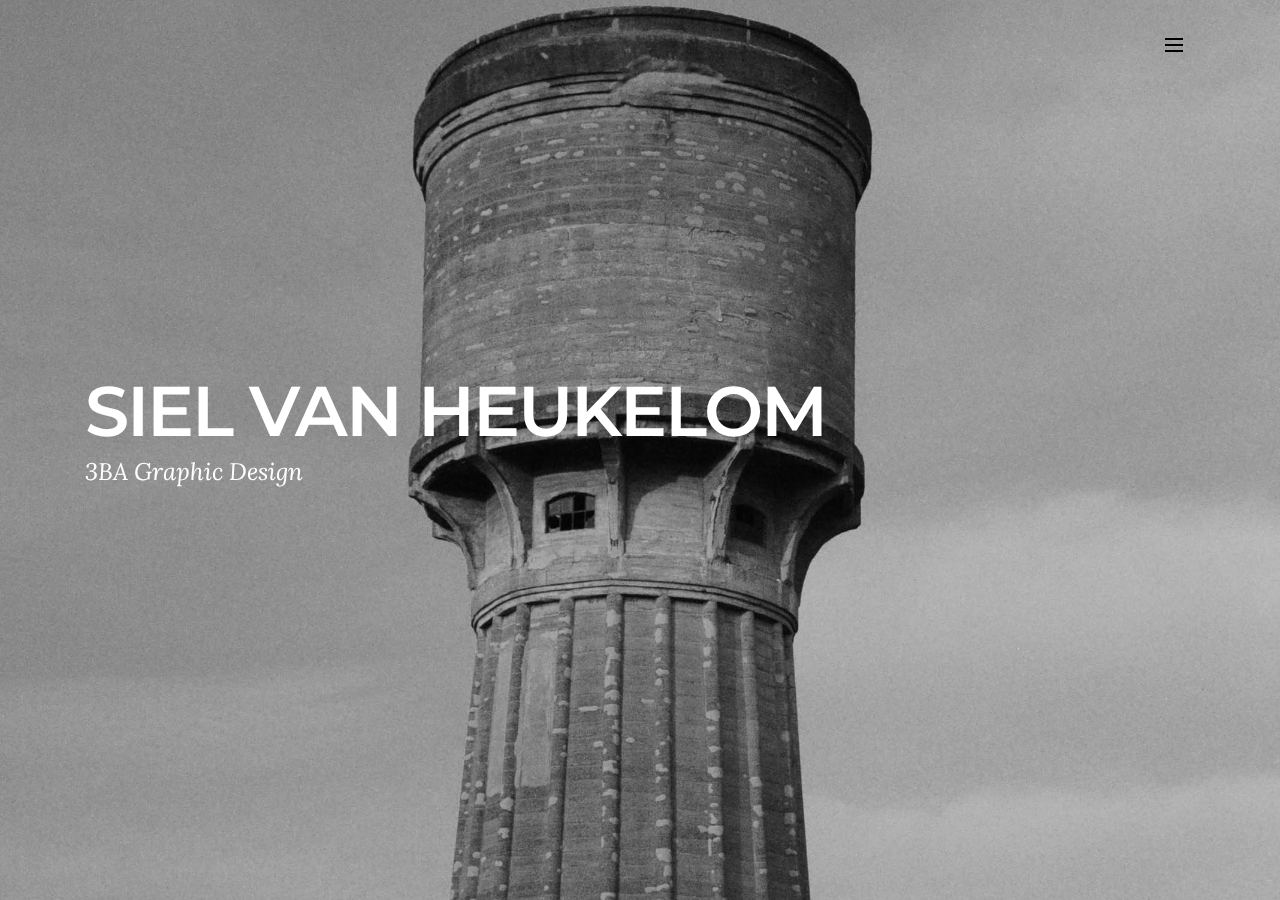
<file: index.html>
<!DOCTYPE html>
<html >
<head>
  <!-- Site made with Mobirise Website Builder v4.6.7, https://mobirise.com -->
  <meta charset="UTF-8">
  <meta http-equiv="X-UA-Compatible" content="IE=edge">
  <meta name="generator" content="Mobirise v4.6.7, mobirise.com">
  <meta name="viewport" content="width=device-width, initial-scale=1, minimum-scale=1">
  <link rel="shortcut icon" href="assets/images/logo.png" type="image/x-icon">
  <meta name="description" content="Siel Van Heukelom, Siel, Van Heukelom, home">
  <title>home</title>
  <link rel="stylesheet" href="https://fonts.googleapis.com/css?family=Montserrat:400,700">
  <link rel="stylesheet" href="https://fonts.googleapis.com/css?family=Raleway:100,100i,200,200i,300,300i,400,400i,500,500i,600,600i,700,700i,800,800i,900,900i">
  <link rel="stylesheet" href="https://fonts.googleapis.com/css?family=Lora:400,700,400italic,700italic&subset=latin">
  <link rel="stylesheet" href="assets/tether/tether.min.css">
  <link rel="stylesheet" href="assets/bootstrap/css/bootstrap.min.css">
  <link rel="stylesheet" href="assets/dropdown/css/style.css">
  <link rel="stylesheet" href="assets/theme/css/style.css">
  <link rel="stylesheet" href="assets/mobirise/css/mbr-additional.css" type="text/css">
  
  
  
</head>
<body>

<!-- Google Analytics -->
<!-- Global site tag (gtag.js) - Google Analytics -->
<script async src="https://www.googletagmanager.com/gtag/js?id=UA-117764650-1"></script>
<script>
  window.dataLayer = window.dataLayer || [];
  function gtag(){dataLayer.push(arguments);}
  gtag('js', new Date());

  gtag('config', 'UA-117764650-1');
</script>
<!-- /Google Analytics -->


  <section id="ext_menu-16" data-rv-view="0">

    <nav class="navbar navbar-dropdown transparent navbar-fixed-top bg-color">
        <div class="container">

            <div class="mbr-table">
                
                <div class="mbr-table-cell">

                    <button class="navbar-toggler pull-xs-right" type="button" data-toggle="collapse" data-target="#exCollapsingNavbar">
                        <div class="hamburger-icon"></div>
                    </button>

                    <ul class="nav-dropdown collapse pull-xs-right nav navbar-nav navbar-toggleable-xl" id="exCollapsingNavbar"><li class="nav-item"><a class="nav-link link" href="index.html#header1-t" aria-expanded="false">Home</a></li><li class="nav-item dropdown open"><a class="nav-link link dropdown-toggle" href="https://mobirise.com/" data-toggle="dropdown-submenu" aria-expanded="true">Work</a><div class="dropdown-menu"><div class="dropdown open"><a class="dropdown-item dropdown-toggle" href="https://mobirise.com/" aria-expanded="true" data-toggle="dropdown-submenu">3 BA</a><div class="dropdown-menu dropdown-submenu"><a class="dropdown-item" href="page3.html#slider-1f" aria-expanded="false">Oral B</a><a class="dropdown-item" href="page3.html#gallery1-1i" aria-expanded="false">About Publications</a></div></div><div class="dropdown"><a class="dropdown-item dropdown-toggle" href="work_2BA.html#gallery4-17" data-toggle="dropdown-submenu" aria-expanded="false">2 BA</a><div class="dropdown-menu dropdown-submenu"><a class="dropdown-item" href="work_2BA.html#gallery4-17">Istanbul Ekspres</a><a class="dropdown-item" href="work_2BA.html#slider-1b" aria-expanded="false">Dingbats</a><a class="dropdown-item" href="work_2BA.html#gallery1-1d" aria-expanded="false">Herbarium</a></div></div><div class="dropdown"><a class="dropdown-item dropdown-toggle" href="work_2BA.html#form1-18" data-toggle="dropdown-submenu" aria-expanded="false">1 BA</a><div class="dropdown-menu dropdown-submenu"><a class="dropdown-item" href="work_1BA.html#slider3-w">ABCDarium</a><a class="dropdown-item" href="work_1BA.html#msg-box5-x" aria-expanded="false">Grap van formaat</a><a class="dropdown-item" href="work_1BA.html#slider-y" aria-expanded="false">Music for churchcleaners</a><a class="dropdown-item" href="work_1BA.html#slider-12" aria-expanded="false">Bild Hamburg</a></div></div></div></li><li class="nav-item"><a class="nav-link link" href="work_1BA.html#form1-10" aria-expanded="false">Contact</a></li></ul>
                    <button hidden="" class="navbar-toggler navbar-close" type="button" data-toggle="collapse" data-target="#exCollapsingNavbar">
                        <div class="close-icon"></div>
                    </button>

                </div>
            </div>

        </div>
    </nav>

</section>

<section class="engine"><a href="https://mobirise.ws/h">make own website</a></section><section class="mbr-section mbr-section-hero mbr-section-full mbr-parallax-background mbr-after-navbar" id="header1-t" data-rv-view="2" style="background-image: url(assets/images/sielvanheukelomhome-1.jpg);">

    

    <div class="mbr-table-cell">

        <div class="container">
            <div class="row">
                <div class="mbr-section col-md-10">

                    <h1 class="mbr-section-title display-1">SIEL VAN HEUKELOM</h1>
                    <p class="mbr-section-lead lead">3BA Graphic Design</p>
                    
                </div>
            </div>
        </div>
    </div>

    

</section>


  <script src="assets/web/assets/jquery/jquery.min.js"></script>
  <script src="assets/tether/tether.min.js"></script>
  <script src="assets/bootstrap/js/bootstrap.min.js"></script>
  <script src="assets/jarallax/jarallax.js"></script>
  <script src="assets/smooth-scroll/smooth-scroll.js"></script>
  <script src="assets/cookies-alert-plugin/cookies-alert-core.js"></script>
  <script src="assets/cookies-alert-plugin/cookies-alert-script.js"></script>
  <script src="assets/dropdown/js/script.min.js"></script>
  <script src="assets/touch-swipe/jquery.touch-swipe.min.js"></script>
  <script src="assets/theme/js/script.js"></script>
  
  
<input name="cookieData" type="hidden" data-cookie-text="We use cookies to give you the best experience. Read our <a href='privacy.html'>cookie policy</a>.">
  </body>
</html>
</file>
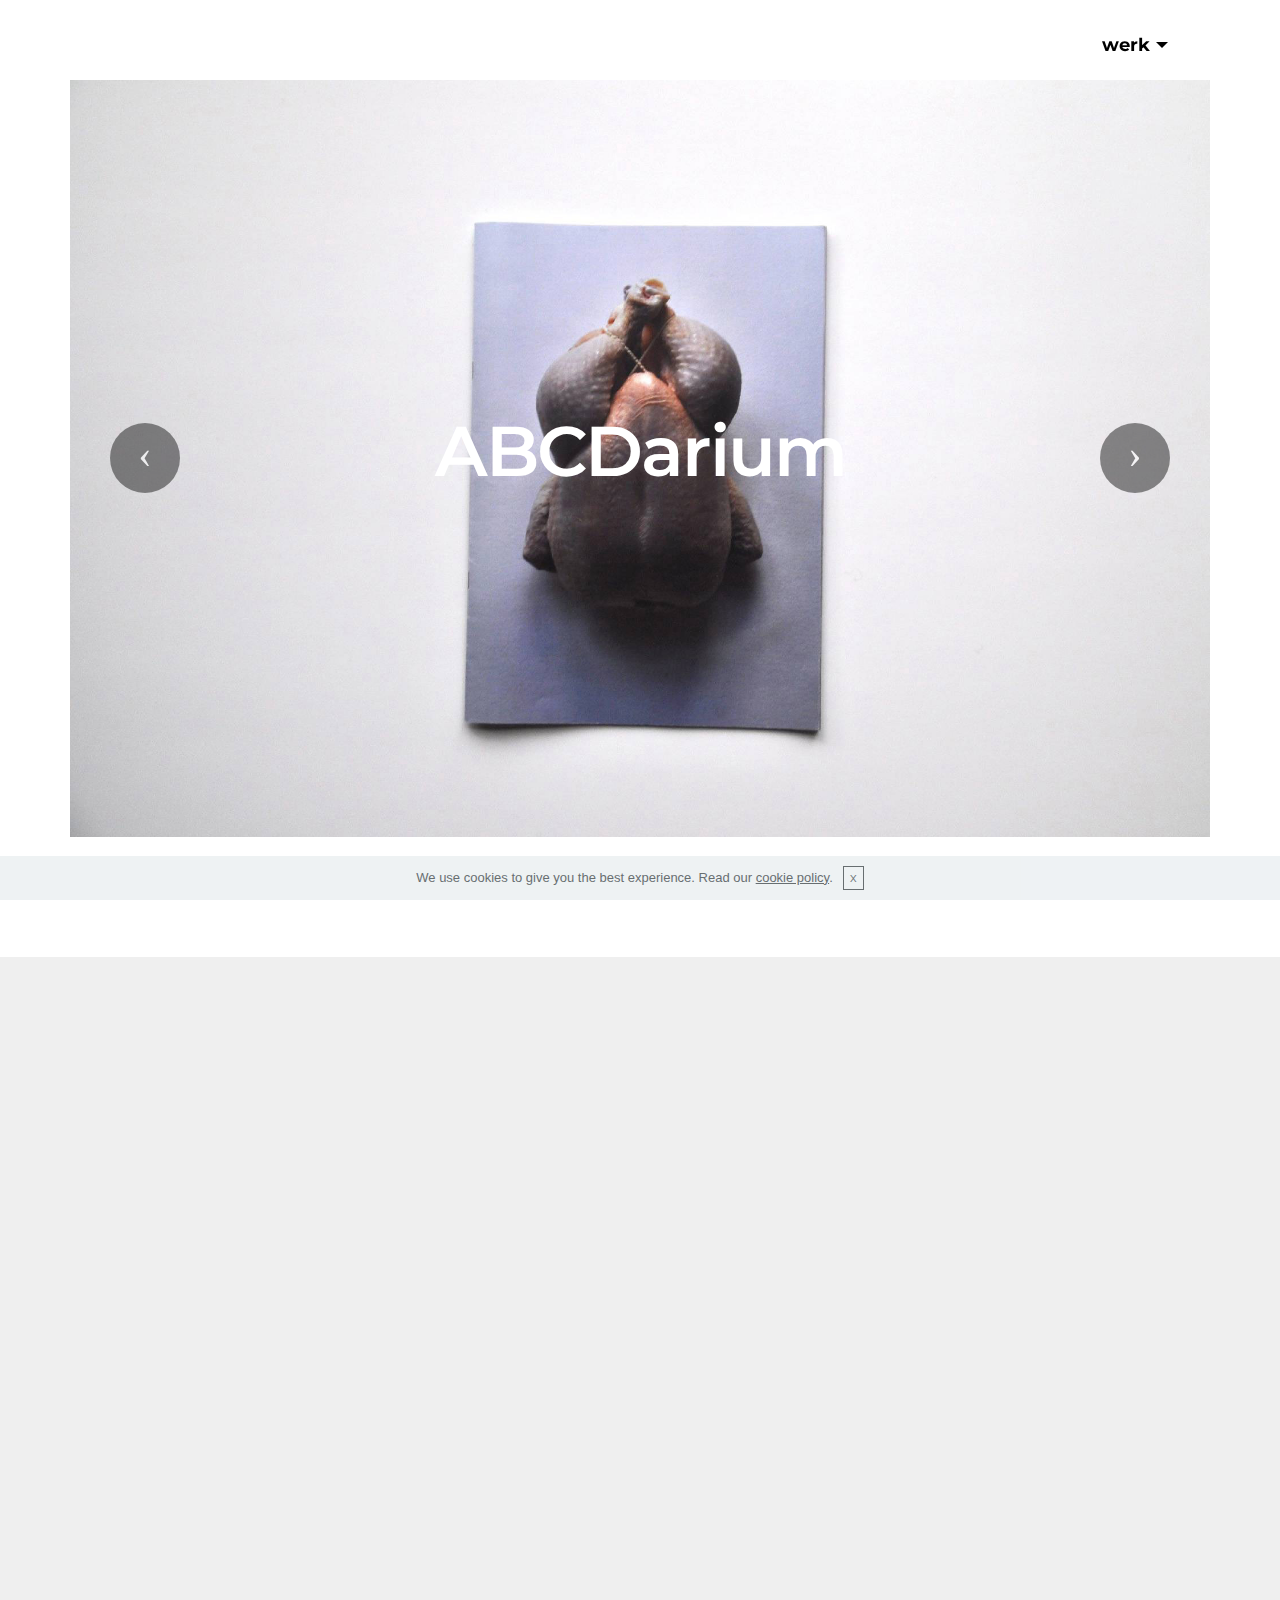
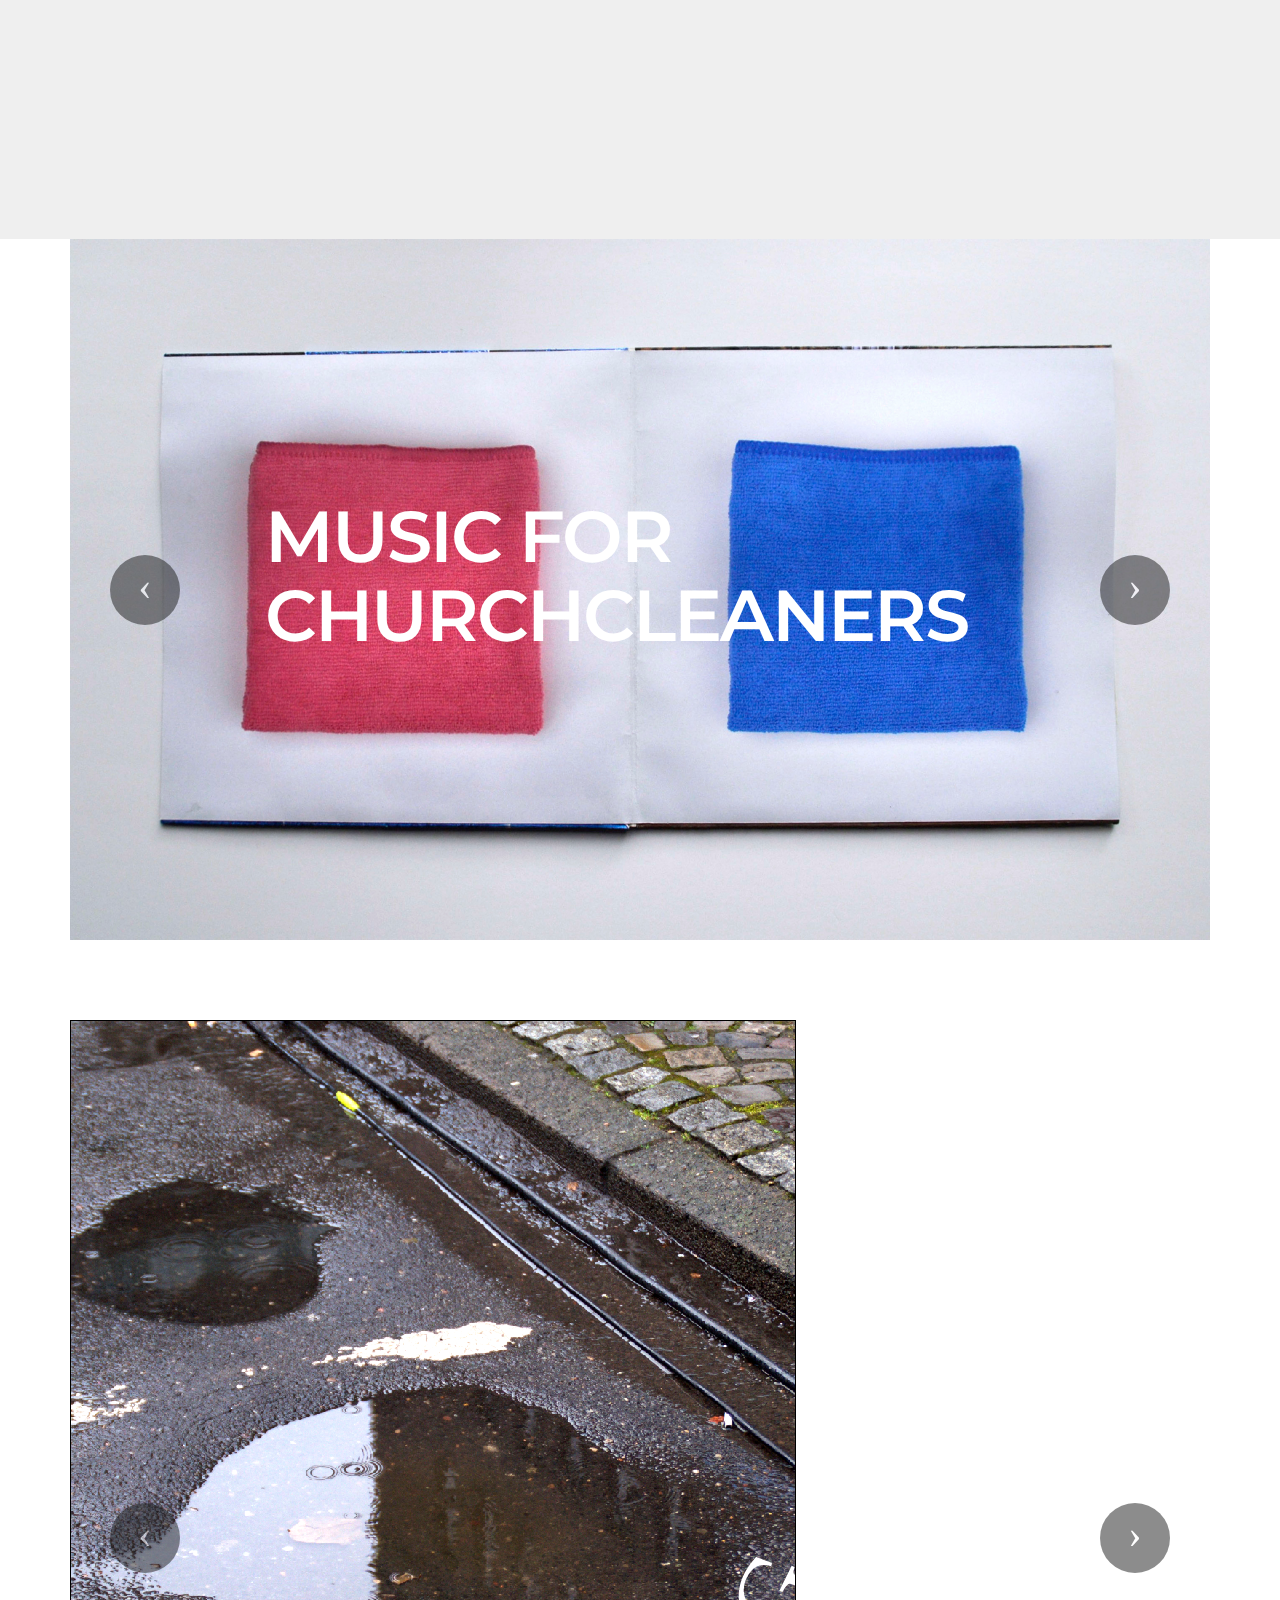
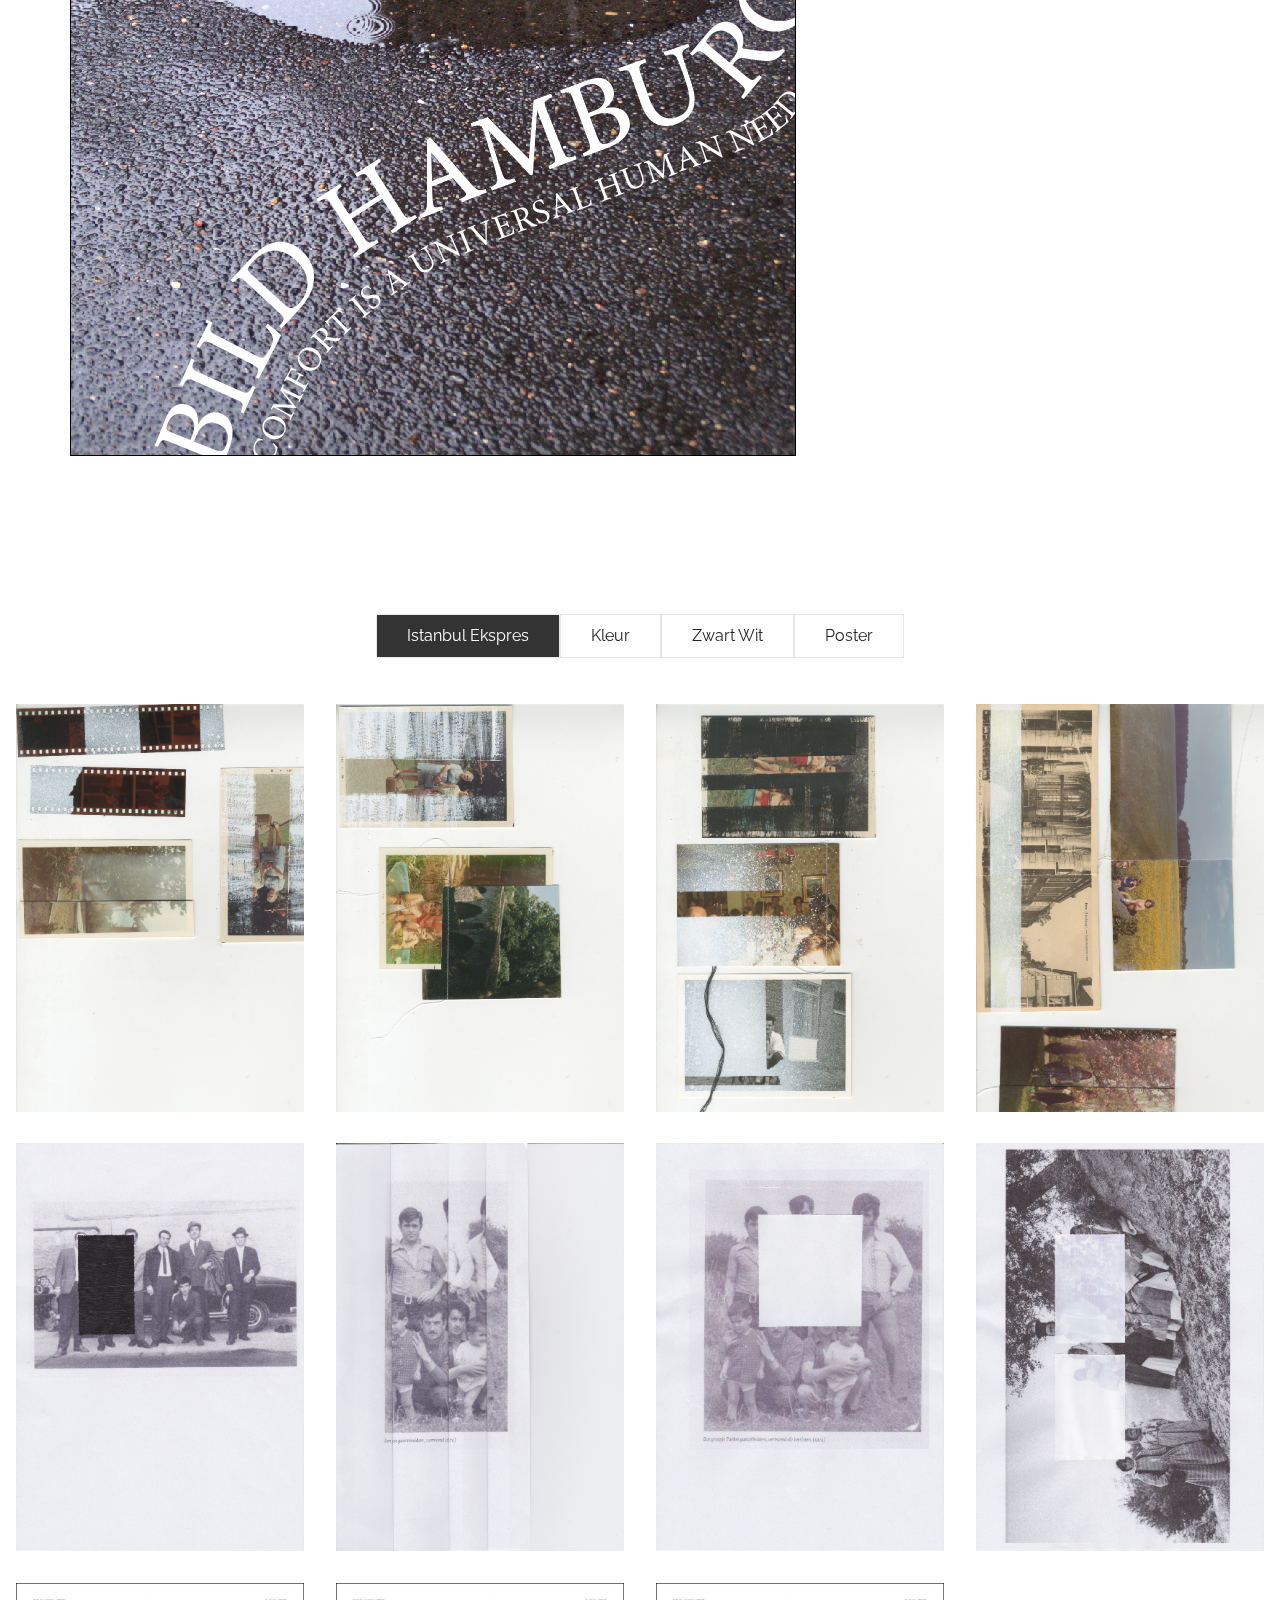
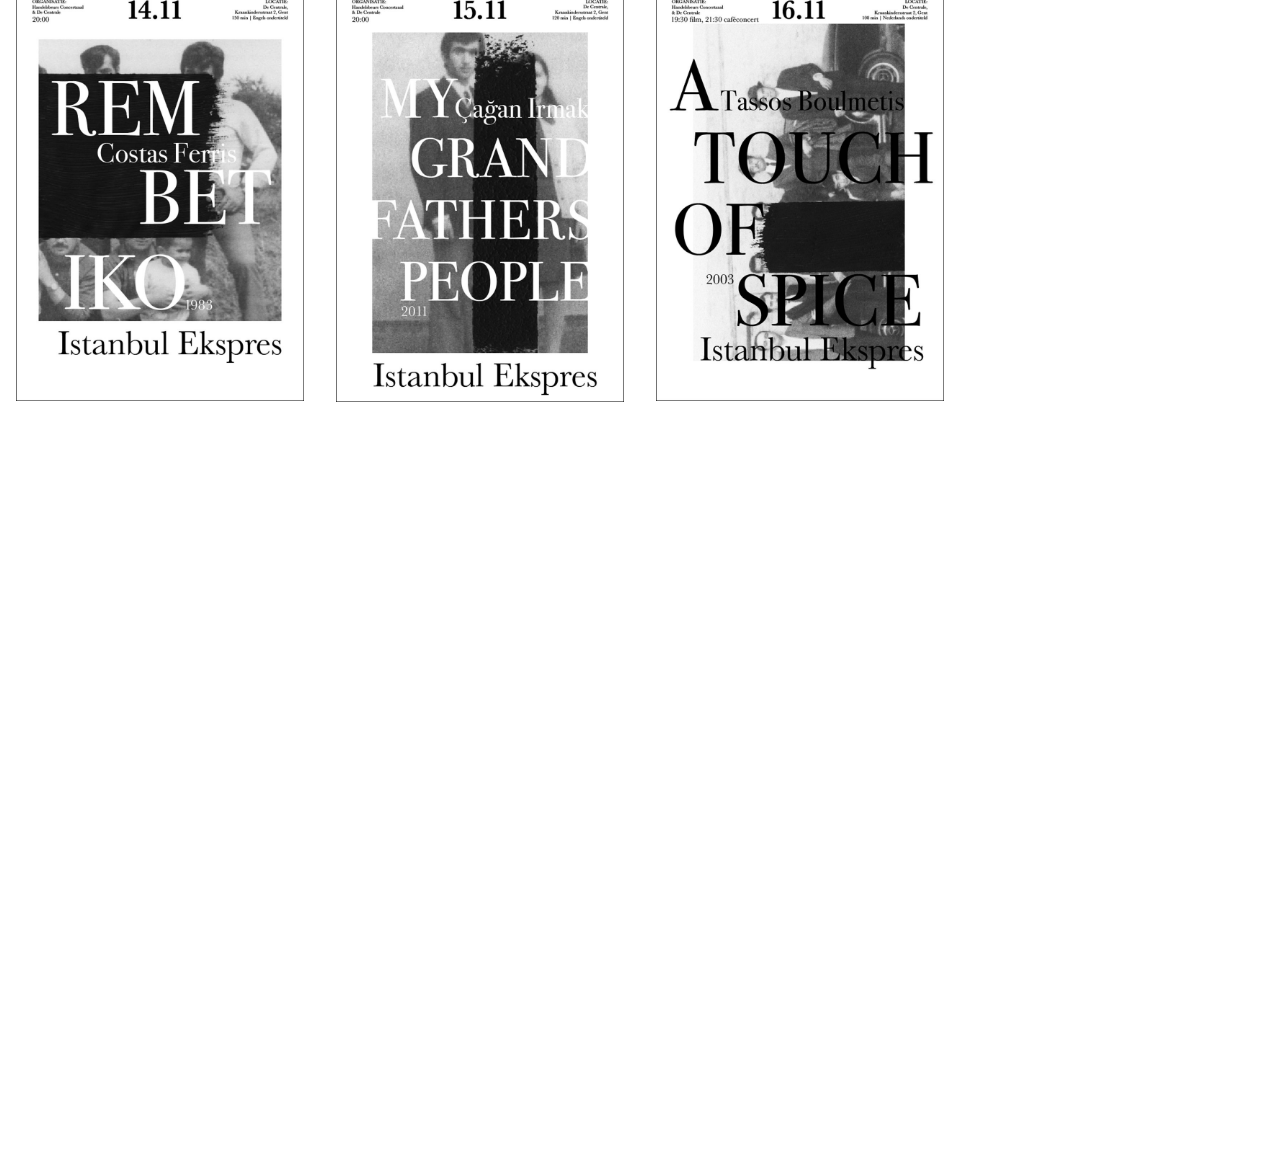
<file: page1.html>
<!DOCTYPE html>
<html>
<head>
  <!-- Site made with Mobirise Website Builder v3.12.1, https://mobirise.com -->
  <meta charset="UTF-8">
  <meta http-equiv="X-UA-Compatible" content="IE=edge">
  <meta name="generator" content="Mobirise v3.12.1, mobirise.com">
  <meta name="viewport" content="width=device-width, initial-scale=1">
  <link rel="shortcut icon" href="assets/images/logo.png" type="image/x-icon">
  <meta name="description" content="copyright, Siel Van Heukelom, Siel, Van Heukelom, werk">
  <title>werk</title>
  <link rel="stylesheet" href="https://fonts.googleapis.com/css?family=Lora:400,700,400italic,700italic&amp;subset=latin">
  <link rel="stylesheet" href="https://fonts.googleapis.com/css?family=Montserrat:400,700">
  <link rel="stylesheet" href="https://fonts.googleapis.com/css?family=Raleway:100,100i,200,200i,300,300i,400,400i,500,500i,600,600i,700,700i,800,800i,900,900i">
  <link rel="stylesheet" href="assets/bootstrap-material-design-font/css/material.css">
  <link rel="stylesheet" href="assets/et-line-font-plugin/style.css">
  <link rel="stylesheet" href="assets/tether/tether.min.css">
  <link rel="stylesheet" href="assets/bootstrap/css/bootstrap.min.css">
  <link rel="stylesheet" href="assets/dropdown/css/style.css">
  <link rel="stylesheet" href="assets/animate.css/animate.min.css">
  <link rel="stylesheet" href="assets/theme/css/style.css">
  <link rel="stylesheet" href="assets/mobirise-gallery/style.css">
  <link rel="stylesheet" href="assets/mobirise/css/mbr-additional.css" type="text/css">
  
  
  
</head>
<body>

<!-- Google Analytics -->
<script>
  (function(i,s,o,g,r,a,m){i['GoogleAnalyticsObject']=r;i[r]=i[r]||function(){
  (i[r].q=i[r].q||[]).push(arguments)},i[r].l=1*new Date();a=s.createElement(o),
  m=s.getElementsByTagName(o)[0];a.async=1;a.src=g;m.parentNode.insertBefore(a,m)
  })(window,document,'script','https://www.google-analytics.com/analytics.js','ga');

  ga('create', 'UA-88002223-1', 'auto');
  ga('send', 'pageview');

</script>
<!-- /Google Analytics -->


<section id="ext_menu-v">

    <nav class="navbar navbar-dropdown bg-color transparent navbar-fixed-top">
        <div class="container">

            <div class="mbr-table">
                
                <div class="mbr-table-cell">

                    <button class="navbar-toggler pull-xs-right hidden-md-up" type="button" data-toggle="collapse" data-target="#exCollapsingNavbar">
                        <div class="hamburger-icon"></div>
                    </button>

                    <ul class="nav-dropdown collapse pull-xs-right nav navbar-nav navbar-toggleable-sm" id="exCollapsingNavbar"><li class="nav-item dropdown"><a class="nav-link link dropdown-toggle" href="https://mobirise.com/" data-toggle="dropdown-submenu" aria-expanded="false">werk</a><div class="dropdown-menu"><a class="dropdown-item" href="index.html">Home</a><a class="dropdown-item" href="page1.html#slider3-w">ABCDarium<br></a><a class="dropdown-item" href="page1.html#msg-box5-x">Grap van formaat</a><a class="dropdown-item" href="page1.html#slider-y">Music for...</a><a class="dropdown-item" href="page1.html#slider-12">Bild Hamburg</a><a class="dropdown-item" href="page1.html#gallery4-z">Istanbul Ekspres<br></a><a class="dropdown-item" href="page1.html#form1-10">Contact</a></div></li></ul>
                    <button hidden="" class="navbar-toggler navbar-close" type="button" data-toggle="collapse" data-target="#exCollapsingNavbar">
                        <div class="close-icon"></div>
                    </button>

                </div>
            </div>

        </div>
    </nav>

</section>

<section class="engine"><a rel="external" href="https://mobirise.com">Site Generator</a></section><section class="mbr-slider mbr-section mbr-section__container carousel slide mbr-section-nopadding mbr-after-navbar" data-ride="carousel" data-keyboard="false" data-wrap="true" data-pause="false" data-interval="false" id="slider3-w" style="background-color: rgb(255, 255, 255);">
    <div class=" container boxed-slider" style="padding-top: 80px; padding-bottom: 120px;">
        <div>
            <div>
                
                <div class="carousel-inner" role="listbox">
                    <div class="mbr-section mbr-section-hero carousel-item dark center active" data-bg-video-slide="false">
                        <div class="mbr-table-cell">
                            
                            <div class="container-slide">
                                <img src="assets/images/dsc0272-2000x1328.jpg">
                                <div class="row">
                                    <div class="col-md-8 col-md-offset-2 text-xs-center">
                                        <h2 class="mbr-section-title display-1">ABCDarium</h2>
                                        <p class="mbr-section-lead lead"></p>

                                        
                                    </div>
                                </div>
                            </div>
                        </div>
                    </div><div class="mbr-section mbr-section-hero carousel-item dark center" data-bg-video-slide="false">
                        <div class="mbr-table-cell">
                            
                            <div class="container-slide">
                                <img src="assets/images/dsc0273kopie-2000x1328.jpg">
                                <div class="row">
                                    <div class="col-md-8 col-md-offset-2 text-xs-center">
                                        
                                        

                                        
                                    </div>
                                </div>
                            </div>
                        </div>
                    </div><div class="mbr-section mbr-section-hero carousel-item dark center" data-bg-video-slide="false">
                        <div class="mbr-table-cell">
                            
                            <div class="container-slide">
                                <img src="assets/images/dsc0274kopie-2000x1328.jpg">
                                <div class="row">
                                    <div class="col-md-8 col-md-offset-2 text-xs-center">
                                        
                                        

                                        
                                    </div>
                                </div>
                            </div>
                        </div>
                    </div><div class="mbr-section mbr-section-hero carousel-item dark center" data-bg-video-slide="false">
                        <div class="mbr-table-cell">
                            
                            <div class="container-slide">
                                <img src="assets/images/dsc0276kopie-2000x1327.jpg">
                                <div class="row">
                                    <div class="col-md-8 col-md-offset-2 text-xs-center">
                                        
                                        

                                        
                                    </div>
                                </div>
                            </div>
                        </div>
                    </div><div class="mbr-section mbr-section-hero carousel-item dark center" data-bg-video-slide="false">
                        <div class="mbr-table-cell">
                            
                            <div class="container-slide">
                                <img src="assets/images/dsc0277kopie-2000x1327.jpg">
                                <div class="row">
                                    <div class="col-md-8 col-md-offset-2 text-xs-center">
                                        
                                        

                                        
                                    </div>
                                </div>
                            </div>
                        </div>
                    </div><div class="mbr-section mbr-section-hero carousel-item dark center" data-bg-video-slide="false">
                        <div class="mbr-table-cell">
                            
                            <div class="container-slide">
                                <img src="assets/images/dsc0280kopie-2000x1328.jpg">
                                <div class="row">
                                    <div class="col-md-8 col-md-offset-2 text-xs-center">
                                        
                                        

                                        
                                    </div>
                                </div>
                            </div>
                        </div>
                    </div><div class="mbr-section mbr-section-hero carousel-item dark center" data-bg-video-slide="false">
                        <div class="mbr-table-cell">
                            
                            <div class="container-slide">
                                <img src="assets/images/dsc0282kopie-2000x1328.jpg">
                                <div class="row">
                                    <div class="col-md-8 col-md-offset-2 text-xs-center">
                                        
                                        

                                        
                                    </div>
                                </div>
                            </div>
                        </div>
                    </div><div class="mbr-section mbr-section-hero carousel-item dark center" data-bg-video-slide="false">
                        <div class="mbr-table-cell">
                            
                            <div class="container-slide">
                                <img src="assets/images/dsc0283kopie-2000x1328.jpg">
                                <div class="row">
                                    <div class="col-md-8 col-md-offset-2 text-xs-center">
                                        
                                        

                                        
                                    </div>
                                </div>
                            </div>
                        </div>
                    </div><div class="mbr-section mbr-section-hero carousel-item dark center" data-bg-video-slide="false">
                        <div class="mbr-table-cell">
                            
                            <div class="container-slide">
                                <img src="assets/images/dsc0284kopie-2000x1291.jpg">
                                <div class="row">
                                    <div class="col-md-8 col-md-offset-2 text-xs-center">
                                        
                                        

                                        
                                    </div>
                                </div>
                            </div>
                        </div>
                    </div><div class="mbr-section mbr-section-hero carousel-item dark center" data-bg-video-slide="false">
                        <div class="mbr-table-cell">
                            
                            <div class="container-slide">
                                <img src="assets/images/dsc0286kopie-2000x1328.jpg">
                                <div class="row">
                                    <div class="col-md-8 col-md-offset-2 text-xs-center">
                                        
                                        

                                        
                                    </div>
                                </div>
                            </div>
                        </div>
                    </div><div class="mbr-section mbr-section-hero carousel-item dark center" data-bg-video-slide="false">
                        <div class="mbr-table-cell">
                            
                            <div class="container-slide">
                                <img src="assets/images/dsc0289kopie-2000x1328.jpg">
                                <div class="row">
                                    <div class="col-md-8 col-md-offset-2 text-xs-center">
                                        
                                        

                                        
                                    </div>
                                </div>
                            </div>
                        </div>
                    </div><div class="mbr-section mbr-section-hero carousel-item dark center" data-bg-video-slide="false">
                        <div class="mbr-table-cell">
                            
                            <div class="container-slide">
                                <img src="assets/images/dsc0290kopie-2000x1328.jpg">
                                <div class="row">
                                    <div class="col-md-8 col-md-offset-2 text-xs-center">
                                        
                                        

                                        
                                    </div>
                                </div>
                            </div>
                        </div>
                    </div><div class="mbr-section mbr-section-hero carousel-item dark center" data-bg-video-slide="false">
                        <div class="mbr-table-cell">
                            
                            <div class="container-slide">
                                <img src="assets/images/dsc0291kopie-2000x1328.jpg">
                                <div class="row">
                                    <div class="col-md-8 col-md-offset-2 text-xs-center">
                                        
                                        

                                        
                                    </div>
                                </div>
                            </div>
                        </div>
                    </div><div class="mbr-section mbr-section-hero carousel-item dark center" data-bg-video-slide="false">
                        <div class="mbr-table-cell">
                            
                            <div class="container-slide">
                                <img src="assets/images/dsc0292kopie-2000x1328.jpg">
                                <div class="row">
                                    <div class="col-md-8 col-md-offset-2 text-xs-center">
                                        
                                        

                                        
                                    </div>
                                </div>
                            </div>
                        </div>
                    </div><div class="mbr-section mbr-section-hero carousel-item dark center" data-bg-video-slide="false">
                        <div class="mbr-table-cell">
                            
                            <div class="container-slide">
                                <img src="assets/images/dsc0295kopie-2000x1328.jpg">
                                <div class="row">
                                    <div class="col-md-8 col-md-offset-2 text-xs-center">
                                        
                                        

                                        
                                    </div>
                                </div>
                            </div>
                        </div>
                    </div>
                </div>

                <a data-app-prevent-settings="" class="left carousel-control" role="button" data-slide="prev" href="#slider3-w">
                    <span class="icon-prev" aria-hidden="true"></span>
                    <span class="sr-only">Previous</span>
                </a>
                <a data-app-prevent-settings="" class="right carousel-control" role="button" data-slide="next" href="#slider3-w">
                    <span class="icon-next" aria-hidden="true"></span>
                    <span class="sr-only">Next</span>
                </a>
            </div>
        </div>
    </div>
</section>

<section class="mbr-section" id="msg-box5-x" style="background-color: rgb(239, 239, 239); padding-top: 80px; padding-bottom: 80px;">

    
    <div class="container">
        <div class="row">
            <div class="mbr-table-md-up">

              <div class="mbr-table-cell mbr-right-padding-md-up mbr-valign-top col-md-7 image-size" style="width: 50%;">
                  <div class="mbr-figure"><img src="assets/images/mop-1400x2033.jpg"></div>
              </div>

              


              <div class="mbr-table-cell col-md-5 text-xs-center text-md-left content-size">
                  <h3 class="mbr-section-title display-2">GRAP VAN FORMAAT</h3>
                  

                  
              </div>


              

            </div>
        </div>
    </div>

</section>

<section class="mbr-slider mbr-section mbr-section__container carousel slide mbr-section-nopadding" data-ride="carousel" data-keyboard="false" data-wrap="true" data-pause="false" data-interval="false" id="slider-y" style="background-color: rgb(255, 255, 255);">
    <div class=" container boxed-slider" style="padding-top: 0px; padding-bottom: 0px;">
        <div>
            <div>
                
                <div class="carousel-inner" role="listbox">
                    <div class="mbr-section mbr-section-hero carousel-item dark center active" data-bg-video-slide="false">
                        <div class="mbr-table-cell">
                            
                            <div class="container-slide">
                                <img src="assets/images/dsc0299.jpg">
                                <div class="row">
                                    <div class="col-md-8 col-md-offset-2 text-xs-center">
                                        <h2 class="mbr-section-title display-1">MUSIC FOR CHURCHCLEANERS</h2>
                                        

                                        
                                    </div>
                                </div>
                            </div>
                        </div>
                    </div><div class="mbr-section mbr-section-hero carousel-item dark center" data-bg-video-slide="false">
                        <div class="mbr-table-cell">
                            
                            <div class="container-slide">
                                <img src="assets/images/dsc0296.jpg">
                                <div class="row">
                                    <div class="col-md-8 col-md-offset-2 text-xs-center">
                                        <h2 class="mbr-section-title display-1"></h2>
                                        <p class="mbr-section-lead lead"></p>

                                        
                                    </div>
                                </div>
                            </div>
                        </div>
                    </div><div class="mbr-section mbr-section-hero carousel-item dark center" data-bg-video-slide="false">
                        <div class="mbr-table-cell">
                            
                            <div class="container-slide">
                                <img src="assets/images/dsc0297kopie.jpg">
                                <div class="row">
                                    <div class="col-md-8 col-md-offset-2 text-xs-center">
                                        
                                        

                                        
                                    </div>
                                </div>
                            </div>
                        </div>
                    </div>
                </div>

                <a data-app-prevent-settings="" class="left carousel-control" role="button" data-slide="prev" href="#slider-y">
                    <span class="icon-prev" aria-hidden="true"></span>
                    <span class="sr-only">Previous</span>
                </a>
                <a data-app-prevent-settings="" class="right carousel-control" role="button" data-slide="next" href="#slider-y">
                    <span class="icon-next" aria-hidden="true"></span>
                    <span class="sr-only">Next</span>
                </a>
            </div>
        </div>
    </div>
</section>

<section class="mbr-slider mbr-section mbr-section__container carousel slide mbr-section-nopadding" data-ride="carousel" data-keyboard="false" data-wrap="true" data-pause="false" data-interval="false" id="slider-12" style="background-color: rgb(255, 255, 255);">
    <div class=" container boxed-slider" style="padding-top: 80px; padding-bottom: 80px;">
        <div>
            <div>
                
                <div class="carousel-inner" role="listbox">
                    <div class="mbr-section mbr-section-hero carousel-item dark center active" data-bg-video-slide="false">
                        <div class="mbr-table-cell">
                            
                            <div class="container-slide">
                                <img src="assets/images/schermafbeelding-2017-04-27-om-22.31.26-5.png">
                                <div class="row">
                                    <div class="col-md-8 col-md-offset-2 text-xs-center">
                                        
                                        

                                        
                                    </div>
                                </div>
                            </div>
                        </div>
                    </div><div class="mbr-section mbr-section-hero carousel-item dark center" data-bg-video-slide="false">
                        <div class="mbr-table-cell">
                            
                            <div class="container-slide">
                                <img src="assets/images/schermafbeelding-2017-04-27-om-22.31.53-1.png">
                                <div class="row">
                                    <div class="col-md-8 col-md-offset-2 text-xs-center">
                                        
                                        

                                        
                                    </div>
                                </div>
                            </div>
                        </div>
                    </div><div class="mbr-section mbr-section-hero carousel-item dark center" data-bg-video-slide="false">
                        <div class="mbr-table-cell">
                            
                            <div class="container-slide">
                                <img src="assets/images/schermafbeelding-2017-04-27-om-22.32.20-1.png">
                                <div class="row">
                                    <div class="col-md-8 col-md-offset-2 text-xs-center">
                                        
                                        

                                        
                                    </div>
                                </div>
                            </div>
                        </div>
                    </div><div class="mbr-section mbr-section-hero carousel-item dark center" data-bg-video-slide="false">
                        <div class="mbr-table-cell">
                            
                            <div class="container-slide">
                                <img src="assets/images/schermafbeelding-2017-04-27-om-22.32.38-1.png">
                                <div class="row">
                                    <div class="col-md-8 col-md-offset-2 text-xs-center">
                                        
                                        

                                        
                                    </div>
                                </div>
                            </div>
                        </div>
                    </div><div class="mbr-section mbr-section-hero carousel-item dark center" data-bg-video-slide="false">
                        <div class="mbr-table-cell">
                            
                            <div class="container-slide">
                                <img src="assets/images/schermafbeelding-2017-04-27-om-22.32.50-1.png">
                                <div class="row">
                                    <div class="col-md-8 col-md-offset-2 text-xs-center">
                                        
                                        

                                        
                                    </div>
                                </div>
                            </div>
                        </div>
                    </div>
                </div>

                <a data-app-prevent-settings="" class="left carousel-control" role="button" data-slide="prev" href="#slider-12">
                    <span class="icon-prev" aria-hidden="true"></span>
                    <span class="sr-only">Previous</span>
                </a>
                <a data-app-prevent-settings="" class="right carousel-control" role="button" data-slide="next" href="#slider-12">
                    <span class="icon-next" aria-hidden="true"></span>
                    <span class="sr-only">Next</span>
                </a>
            </div>
        </div>
    </div>
</section>

<section class="mbr-gallery mbr-section mbr-section-nopadding mbr-slider-carousel" id="gallery4-z" data-filter="true" style="padding-top: 3rem; padding-bottom: 3rem;">
    <!-- Filter -->
    <div class="mbr-gallery-filter container gallery-filter-active">
        <ul>
            <li class="mbr-gallery-filter-all active">Istanbul Ekspres</li>
        </ul>
    </div>

    <!-- Gallery -->
    <div class="mbr-gallery-row">
        <div class=" mbr-gallery-layout-default">
            <div>
                <div>
                    <div class="mbr-gallery-item mbr-gallery-item__mobirise3 mbr-gallery-item--p1" data-tags="Kleur" data-video-url="false">
                        <div href="#lb-gallery4-z" data-slide-to="0" data-toggle="modal">
                            
                            

                            <img alt="" src="assets/images/scan-1-2000x2829-2000x2829-800x1132.png">
                            
                            <span class="icon-focus"></span>
                            
                        </div>
                    </div><div class="mbr-gallery-item mbr-gallery-item__mobirise3 mbr-gallery-item--p1" data-tags="Kleur" data-video-url="false">
                        <div href="#lb-gallery4-z" data-slide-to="1" data-toggle="modal">
                            
                            

                            <img alt="" src="assets/images/scan-2-2000x2829-2000x2829-800x1132.png">
                            
                            <span class="icon-focus"></span>
                            
                        </div>
                    </div><div class="mbr-gallery-item mbr-gallery-item__mobirise3 mbr-gallery-item--p1" data-tags="Kleur" data-video-url="false">
                        <div href="#lb-gallery4-z" data-slide-to="2" data-toggle="modal">
                            
                            

                            <img alt="" src="assets/images/scan-3-2000x2829-2000x2829-800x1132.png">
                            
                            <span class="icon-focus"></span>
                            
                        </div>
                    </div><div class="mbr-gallery-item mbr-gallery-item__mobirise3 mbr-gallery-item--p1" data-tags="Kleur" data-video-url="false">
                        <div href="#lb-gallery4-z" data-slide-to="3" data-toggle="modal">
                            
                            

                            <img alt="" src="assets/images/scan-4-2000x2829-2000x2829-800x1132.png">
                            
                            <span class="icon-focus"></span>
                            
                        </div>
                    </div><div class="mbr-gallery-item mbr-gallery-item__mobirise3 mbr-gallery-item--p1" data-tags="Zwart Wit" data-video-url="false">
                        <div href="#lb-gallery4-z" data-slide-to="4" data-toggle="modal">
                            
                            

                            <img alt="" src="assets/images/scan-5-2000x2829-2000x2829-800x1132.png">
                            
                            <span class="icon-focus"></span>
                            
                        </div>
                    </div><div class="mbr-gallery-item mbr-gallery-item__mobirise3 mbr-gallery-item--p1" data-tags="Zwart Wit" data-video-url="false">
                        <div href="#lb-gallery4-z" data-slide-to="5" data-toggle="modal">
                            
                            

                            <img alt="" src="assets/images/scan-7-2000x2829-2000x2829-800x1132.png">
                            
                            <span class="icon-focus"></span>
                            
                        </div>
                    </div><div class="mbr-gallery-item mbr-gallery-item__mobirise3 mbr-gallery-item--p1" data-tags="Zwart Wit" data-video-url="false">
                        <div href="#lb-gallery4-z" data-slide-to="6" data-toggle="modal">
                            
                            

                            <img alt="" src="assets/images/scan-9-2000x2829-2000x2829-800x1132.png">
                            
                            <span class="icon-focus"></span>
                            
                        </div>
                    </div><div class="mbr-gallery-item mbr-gallery-item__mobirise3 mbr-gallery-item--p1" data-tags="Zwart Wit" data-video-url="false">
                        <div href="#lb-gallery4-z" data-slide-to="7" data-toggle="modal">
                            
                            

                            <img alt="" src="assets/images/scan-12-2000x2829-2000x2829-800x1132.png">
                            
                            <span class="icon-focus"></span>
                            
                        </div>
                    </div><div class="mbr-gallery-item mbr-gallery-item__mobirise3 mbr-gallery-item--p1" data-tags="Poster" data-video-url="false">
                        <div href="#lb-gallery4-z" data-slide-to="8" data-toggle="modal">
                            
                            

                            <img alt="" src="assets/images/schermafbeelding-2017-04-12-om-2000x2900-800x1160.jpg">
                            
                            <span class="icon-focus"></span>
                            
                        </div>
                    </div><div class="mbr-gallery-item mbr-gallery-item__mobirise3 mbr-gallery-item--p1" data-tags="Poster" data-video-url="false">
                        <div href="#lb-gallery4-z" data-slide-to="9" data-toggle="modal">
                            
                            

                            <img alt="" src="assets/images/schermafbeelding-2017-04-12-om-2000x2905-800x1162.jpg">
                            
                            <span class="icon-focus"></span>
                            
                        </div>
                    </div><div class="mbr-gallery-item mbr-gallery-item__mobirise3 mbr-gallery-item--p1" data-tags="Poster" data-video-url="false">
                        <div href="#lb-gallery4-z" data-slide-to="10" data-toggle="modal">
                            
                            

                            <img alt="" src="assets/images/schermafbeelding-2017-04-12-om-1-2000x2900-800x1160.jpg">
                            
                            <span class="icon-focus"></span>
                            
                        </div>
                    </div>
                </div>
            </div>
            <div class="clearfix"></div>
        </div>
    </div>

    <!-- Lightbox -->
    <div data-app-prevent-settings="" class="mbr-slider modal fade carousel slide" tabindex="-1" data-keyboard="true" data-interval="false" id="lb-gallery4-z">
        <div class="modal-dialog">
            <div class="modal-content">
                <div class="modal-body">
                    <ol class="carousel-indicators">
                        <li data-app-prevent-settings="" data-target="#lb-gallery4-z" data-slide-to="0"></li><li data-app-prevent-settings="" data-target="#lb-gallery4-z" data-slide-to="1"></li><li data-app-prevent-settings="" data-target="#lb-gallery4-z" data-slide-to="2"></li><li data-app-prevent-settings="" data-target="#lb-gallery4-z" data-slide-to="3"></li><li data-app-prevent-settings="" data-target="#lb-gallery4-z" data-slide-to="4"></li><li data-app-prevent-settings="" data-target="#lb-gallery4-z" data-slide-to="5"></li><li data-app-prevent-settings="" data-target="#lb-gallery4-z" data-slide-to="6"></li><li data-app-prevent-settings="" data-target="#lb-gallery4-z" data-slide-to="7"></li><li data-app-prevent-settings="" data-target="#lb-gallery4-z" data-slide-to="8"></li><li data-app-prevent-settings="" data-target="#lb-gallery4-z" data-slide-to="9"></li><li data-app-prevent-settings="" data-target="#lb-gallery4-z" class=" active" data-slide-to="10"></li>
                    </ol>
                    <div class="carousel-inner">
                        <div class="carousel-item">
                            <img alt="" src="assets/images/scan-1-2000x2829-2000x2829.png">
                        </div><div class="carousel-item">
                            <img alt="" src="assets/images/scan-2-2000x2829-2000x2829.png">
                        </div><div class="carousel-item">
                            <img alt="" src="assets/images/scan-3-2000x2829-2000x2829.png">
                        </div><div class="carousel-item">
                            <img alt="" src="assets/images/scan-4-2000x2829-2000x2829.png">
                        </div><div class="carousel-item">
                            <img alt="" src="assets/images/scan-5-2000x2829-2000x2829.png">
                        </div><div class="carousel-item">
                            <img alt="" src="assets/images/scan-7-2000x2829-2000x2829.png">
                        </div><div class="carousel-item">
                            <img alt="" src="assets/images/scan-9-2000x2829-2000x2829.png">
                        </div><div class="carousel-item">
                            <img alt="" src="assets/images/scan-12-2000x2829-2000x2829.png">
                        </div><div class="carousel-item">
                            <img alt="" src="assets/images/schermafbeelding-2017-04-12-om-2000x2900.jpg">
                        </div><div class="carousel-item">
                            <img alt="" src="assets/images/schermafbeelding-2017-04-12-om-2000x2905.jpg">
                        </div><div class="carousel-item active">
                            <img alt="" src="assets/images/schermafbeelding-2017-04-12-om-1-2000x2900.jpg">
                        </div>
                    </div>
                    <a class="left carousel-control" role="button" data-slide="prev" href="#lb-gallery4-z">
                        <span class="icon-prev" aria-hidden="true"></span>
                        <span class="sr-only">Previous</span>
                    </a>
                    <a class="right carousel-control" role="button" data-slide="next" href="#lb-gallery4-z">
                        <span class="icon-next" aria-hidden="true"></span>
                        <span class="sr-only">Next</span>
                    </a>

                    <a class="close" href="#" role="button" data-dismiss="modal">
                        <span aria-hidden="true">×</span>
                        <span class="sr-only">Close</span>
                    </a>
                </div>
            </div>
        </div>
    </div>
</section>

<section class="mbr-section" id="form1-10" style="background-color: rgb(255, 255, 255); padding-top: 120px; padding-bottom: 120px;">
    
    <div class="mbr-section mbr-section__container mbr-section__container--middle">
        <div class="container">
            <div class="row">
                <div class="col-xs-12 text-xs-center">
                    <h3 class="mbr-section-title display-2">CONTACT</h3>
                    
                </div>
            </div>
        </div>
    </div>
    <div class="mbr-section mbr-section-nopadding">
        <div class="container">
            <div class="row">
                <div class="col-xs-12 col-lg-10 col-lg-offset-1" data-form-type="formoid">


                    <div data-form-alert="true">
                        <div hidden="" data-form-alert-success="true" class="alert alert-form alert-success text-xs-center">Thanks for filling out form!</div>
                    </div>


                    <form action="https://mobirise.com/" method="post" data-form-title="CONTACT">

                        <input type="hidden" value="yMA7LCeOACd++hWt4IL0yCfBgMBUVZtYGQ2jBv8hG0umLjLFwWKjz/4l6Ndle6Nx8EByfKiDScVFww0ZnYsF4M5Ayp7nhsCxisHFzreofTJX7U0PX966OUkRLBL5Iw4g" data-form-email="true">

                        <div class="row row-sm-offset">

                            <div class="col-xs-12 col-md-6">
                                <div class="form-group">
                                    <label class="form-control-label" for="form1-10-name">Naam<span class="form-asterisk">*</span></label>
                                    <input type="text" class="form-control" name="name" required="" data-form-field="Name" id="form1-10-name">
                                </div>
                            </div>

                            <div class="col-xs-12 col-md-6">
                                <div class="form-group">
                                    <label class="form-control-label" for="form1-10-email">Email<span class="form-asterisk">*</span></label>
                                    <input type="email" class="form-control" name="email" required="" data-form-field="Email" id="form1-10-email">
                                </div>
                            </div>

                            

                        </div>

                        <div class="form-group">
                            <label class="form-control-label" for="form1-10-message">Bericht</label>
                            <textarea class="form-control" name="message" rows="7" data-form-field="Message" id="form1-10-message"></textarea>
                        </div>

                        <div><button type="submit" class="btn btn-black">CONTACTEER MIJ</button></div>

                    </form>
                </div>
            </div>
        </div>
    </div>
</section>


  <script src="assets/web/assets/jquery/jquery.min.js"></script>
  <script src="assets/tether/tether.min.js"></script>
  <script src="assets/bootstrap/js/bootstrap.min.js"></script>
  <script src="assets/smooth-scroll/smooth-scroll.js"></script>
  <script src="assets/cookies-alert-plugin/cookies-alert-core.js"></script>
  <script src="assets/cookies-alert-plugin/cookies-alert-script.js"></script>
  <script src="assets/dropdown/js/script.min.js"></script>
  <script src="assets/touch-swipe/jquery.touch-swipe.min.js"></script>
  <script src="assets/viewport-checker/jquery.viewportchecker.js"></script>
  <script src="assets/bootstrap-carousel-swipe/bootstrap-carousel-swipe.js"></script>
  <script src="assets/masonry/masonry.pkgd.min.js"></script>
  <script src="assets/imagesloaded/imagesloaded.pkgd.min.js"></script>
  <script src="assets/theme/js/script.js"></script>
  <script src="assets/mobirise-gallery/player.min.js"></script>
  <script src="assets/mobirise-gallery/script.js"></script>
  <script src="assets/formoid/formoid.min.js"></script>
  
  
  <input name="animation" type="hidden">
  <input name="cookieData" type="hidden" data-cookie-text="We use cookies to give you the best experience. Read our <a href='privacy.html'>cookie policy</a>.">
  </body>
</html>
</file>
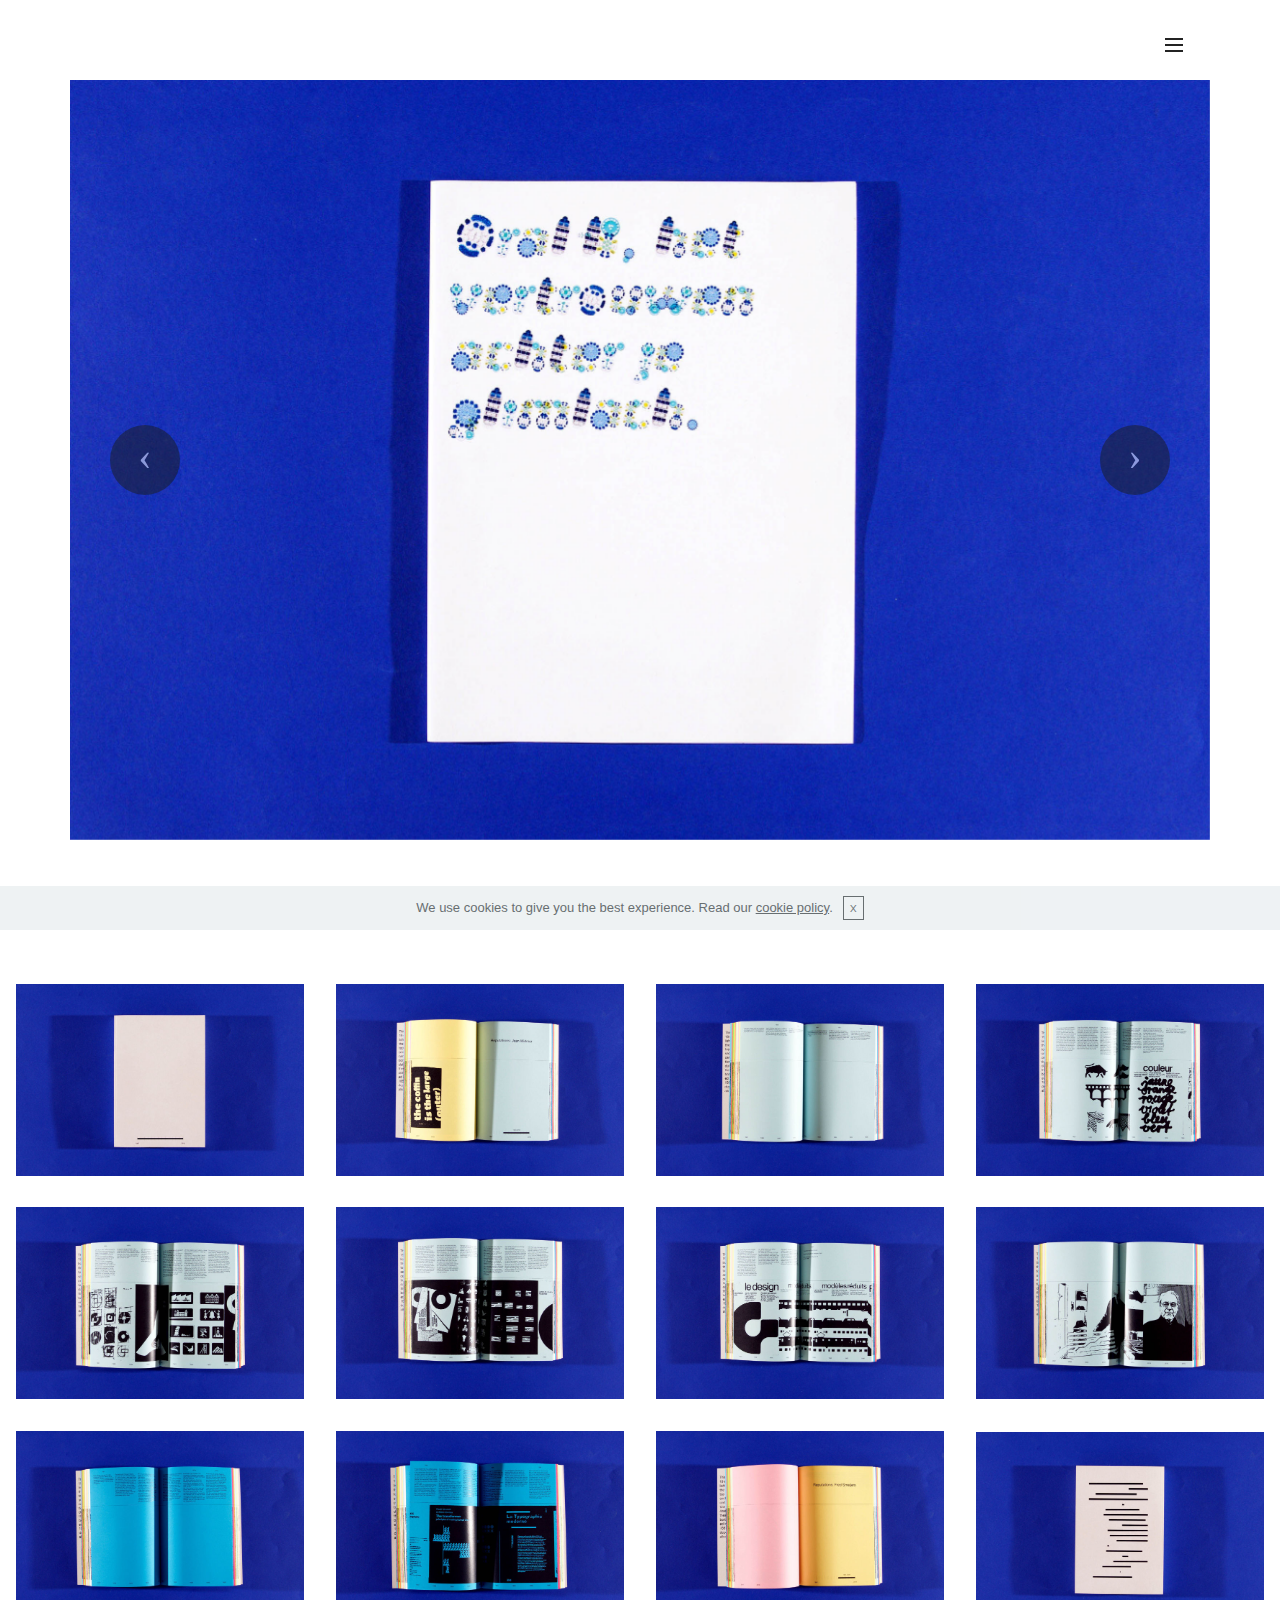
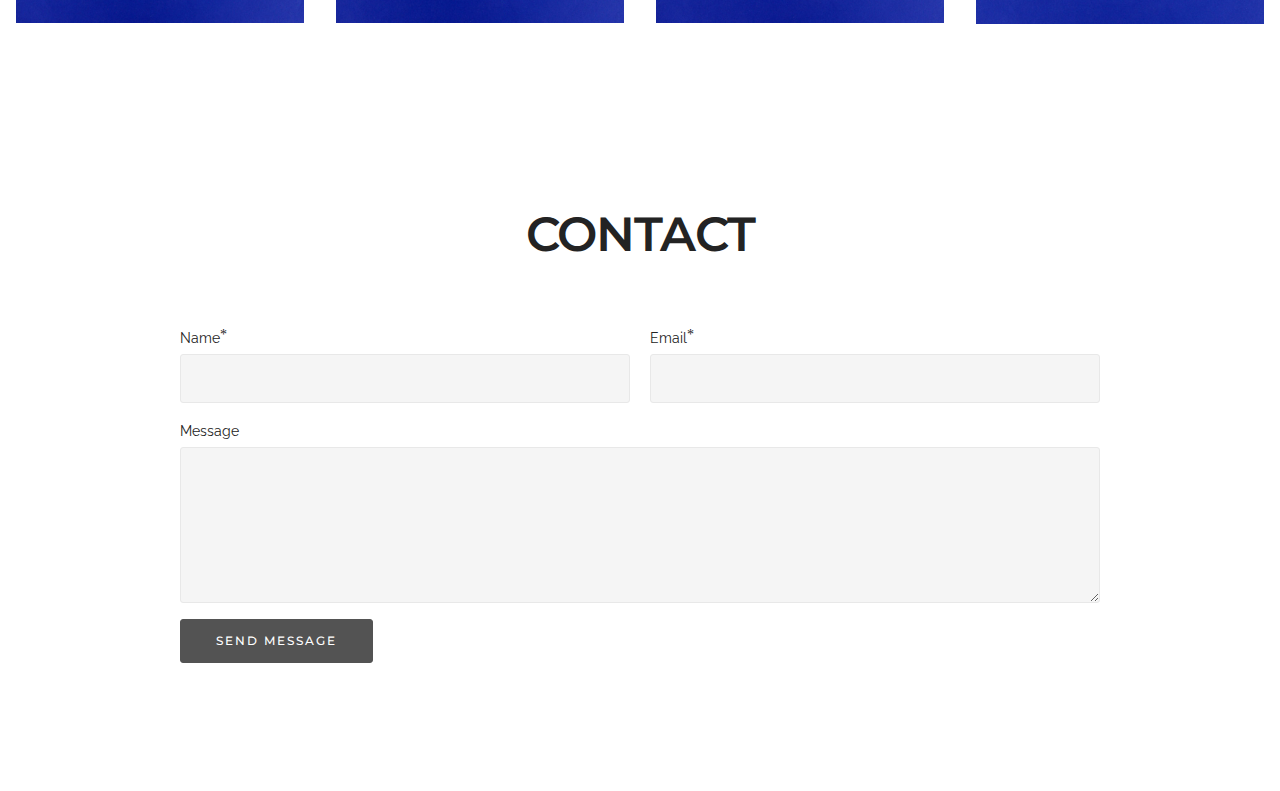
<file: page3.html>
<!DOCTYPE html>
<html >
<head>
  <!-- Site made with Mobirise Website Builder v4.6.7, https://mobirise.com -->
  <meta charset="UTF-8">
  <meta http-equiv="X-UA-Compatible" content="IE=edge">
  <meta name="generator" content="Mobirise v4.6.7, mobirise.com">
  <meta name="viewport" content="width=device-width, initial-scale=1, minimum-scale=1">
  <link rel="shortcut icon" href="assets/images/logo.png" type="image/x-icon">
  <meta name="description" content="Site Generator Description">
  <title>work_3BA</title>
  <link rel="stylesheet" href="https://fonts.googleapis.com/css?family=Montserrat:400,700">
  <link rel="stylesheet" href="https://fonts.googleapis.com/css?family=Raleway:100,100i,200,200i,300,300i,400,400i,500,500i,600,600i,700,700i,800,800i,900,900i">
  <link rel="stylesheet" href="assets/et-line-font-plugin/style.css">
  <link rel="stylesheet" href="https://fonts.googleapis.com/css?family=Lora:400,700,400italic,700italic&subset=latin">
  <link rel="stylesheet" href="assets/tether/tether.min.css">
  <link rel="stylesheet" href="assets/bootstrap/css/bootstrap.min.css">
  <link rel="stylesheet" href="assets/dropdown/css/style.css">
  <link rel="stylesheet" href="assets/theme/css/style.css">
  <link rel="stylesheet" href="assets/mobirise-gallery/style.css">
  <link rel="stylesheet" href="assets/mobirise/css/mbr-additional.css" type="text/css">
  
  
  
</head>
<body>

<!-- Google Analytics -->
<!-- Global site tag (gtag.js) - Google Analytics -->
<script async src="https://www.googletagmanager.com/gtag/js?id=UA-117764650-1"></script>
<script>
  window.dataLayer = window.dataLayer || [];
  function gtag(){dataLayer.push(arguments);}
  gtag('js', new Date());

  gtag('config', 'UA-117764650-1');
</script>
<!-- /Google Analytics -->


  <section id="ext_menu-1e" data-rv-view="5">

    <nav class="navbar navbar-dropdown transparent navbar-fixed-top bg-color">
        <div class="container">

            <div class="mbr-table">
                
                <div class="mbr-table-cell">

                    <button class="navbar-toggler pull-xs-right" type="button" data-toggle="collapse" data-target="#exCollapsingNavbar">
                        <div class="hamburger-icon"></div>
                    </button>

                    <ul class="nav-dropdown collapse pull-xs-right nav navbar-nav navbar-toggleable-xl" id="exCollapsingNavbar"><li class="nav-item"><a class="nav-link link" href="index.html#header1-t" aria-expanded="false">Home</a></li><li class="nav-item dropdown open"><a class="nav-link link dropdown-toggle" href="https://mobirise.com/" data-toggle="dropdown-submenu" aria-expanded="true">Work</a><div class="dropdown-menu"><div class="dropdown open"><a class="dropdown-item dropdown-toggle" href="https://mobirise.com/" aria-expanded="true" data-toggle="dropdown-submenu">3 BA</a><div class="dropdown-menu dropdown-submenu"><a class="dropdown-item" href="page3.html#slider-1f" aria-expanded="false">Oral B</a><a class="dropdown-item" href="page3.html#gallery1-1i" aria-expanded="false">About Publications</a></div></div><div class="dropdown"><a class="dropdown-item dropdown-toggle" href="work_2BA.html#gallery4-17" data-toggle="dropdown-submenu" aria-expanded="false">2 BA</a><div class="dropdown-menu dropdown-submenu"><a class="dropdown-item" href="work_2BA.html#gallery4-17">Istanbul Ekspres</a><a class="dropdown-item" href="work_2BA.html#slider-1b" aria-expanded="false">Dingbats</a><a class="dropdown-item" href="work_2BA.html#gallery1-1d" aria-expanded="false">Herbarium</a></div></div><div class="dropdown"><a class="dropdown-item dropdown-toggle" href="work_2BA.html#form1-18" data-toggle="dropdown-submenu" aria-expanded="false">1 BA</a><div class="dropdown-menu dropdown-submenu"><a class="dropdown-item" href="work_1BA.html#slider3-w">ABCDarium</a><a class="dropdown-item" href="work_1BA.html#msg-box5-x" aria-expanded="false">Grap van formaat</a><a class="dropdown-item" href="work_1BA.html#slider-y" aria-expanded="false">Music for churchcleaners</a><a class="dropdown-item" href="work_1BA.html#slider-12" aria-expanded="false">Bild Hamburg</a></div></div></div></li><li class="nav-item"><a class="nav-link link" href="work_1BA.html#form1-10" aria-expanded="false">Contact</a></li></ul>
                    <button hidden="" class="navbar-toggler navbar-close" type="button" data-toggle="collapse" data-target="#exCollapsingNavbar">
                        <div class="close-icon"></div>
                    </button>

                </div>
            </div>

        </div>
    </nav>

</section>

<section class="engine"><a href="https://mobirise.ws/l">free html site creator</a></section><section class="mbr-slider mbr-section mbr-section__container carousel slide mbr-section-nopadding mbr-after-navbar" data-ride="carousel" data-keyboard="false" data-wrap="true" data-pause="false" data-interval="false" id="slider-1f" data-rv-view="7" style="background-color: rgb(255, 255, 255);">
    <div class=" container boxed-slider" style="padding-top: 80px; padding-bottom: 80px;">
        <div>
            <div>
                
                <div class="carousel-inner" role="listbox">
                    <div class="mbr-section mbr-section-hero carousel-item dark center active" data-bg-video-slide="false">
                        <div class="mbr-table-cell">
                            
                            <div class="container-slide">
                                <img src="assets/images/herbarium-1-van-6.jpg">
                                <div class="row">
                                    <div class="col-md-8 col-md-offset-2 text-xs-center">
                                        
                                        

                                        
                                    </div>
                                </div>
                            </div>
                        </div>
                    </div><div class="mbr-section mbr-section-hero carousel-item dark center" data-bg-video-slide="false">
                        <div class="mbr-table-cell">
                            
                            <div class="container-slide">
                                <img src="assets/images/herbarium-3-van-6.jpg">
                                <div class="row">
                                    <div class="col-md-8 col-md-offset-2 text-xs-center">
                                        
                                        

                                        
                                    </div>
                                </div>
                            </div>
                        </div>
                    </div><div class="mbr-section mbr-section-hero carousel-item dark center" data-bg-video-slide="false">
                        <div class="mbr-table-cell">
                            
                            <div class="container-slide">
                                <img src="assets/images/herbarium-4-van-6.jpg">
                                <div class="row">
                                    <div class="col-md-8 col-md-offset-2 text-xs-center">
                                        
                                        

                                        
                                    </div>
                                </div>
                            </div>
                        </div>
                    </div><div class="mbr-section mbr-section-hero carousel-item dark center" data-bg-video-slide="false">
                        <div class="mbr-table-cell">
                            
                            <div class="container-slide">
                                <img src="assets/images/herbarium-5-van-6.jpg">
                                <div class="row">
                                    <div class="col-md-8 col-md-offset-2 text-xs-center">
                                        
                                        

                                        
                                    </div>
                                </div>
                            </div>
                        </div>
                    </div><div class="mbr-section mbr-section-hero carousel-item dark center" data-bg-video-slide="false">
                        <div class="mbr-table-cell">
                            
                            <div class="container-slide">
                                <img src="assets/images/herbarium-2-van-6.jpg">
                                <div class="row">
                                    <div class="col-md-8 col-md-offset-2 text-xs-center">
                                        
                                        

                                        
                                    </div>
                                </div>
                            </div>
                        </div>
                    </div><div class="mbr-section mbr-section-hero carousel-item dark center" data-bg-video-slide="false">
                        <div class="mbr-table-cell">
                            
                            <div class="container-slide">
                                <img src="assets/images/herbarium-6-van-6.jpg">
                                <div class="row">
                                    <div class="col-md-8 col-md-offset-2 text-xs-center">
                                        
                                        

                                        
                                    </div>
                                </div>
                            </div>
                        </div>
                    </div>
                </div>

                <a data-app-prevent-settings="" class="left carousel-control" role="button" data-slide="prev" href="#slider-1f">
                    <span class="icon-prev" aria-hidden="true"></span>
                    <span class="sr-only">Previous</span>
                </a>
                <a data-app-prevent-settings="" class="right carousel-control" role="button" data-slide="next" href="#slider-1f">
                    <span class="icon-next" aria-hidden="true"></span>
                    <span class="sr-only">Next</span>
                </a>
            </div>
        </div>
    </div>
</section>

<section class="mbr-gallery mbr-section mbr-section-nopadding mbr-slider-carousel" data-filter="false" id="gallery1-1i" data-rv-view="216" style="background-color: rgb(255, 255, 255); padding-top: 3rem; padding-bottom: 3rem;">
    <!-- Filter -->
    

    <!-- Gallery -->
    <div class="mbr-gallery-row">
        <div class=" mbr-gallery-layout-default">
            <div>
                <div>
                    <div class="mbr-gallery-item mbr-gallery-item__mobirise3 mbr-gallery-item--p1" data-video-url="false" data-tags="Awesome">
                        <div href="#lb-gallery1-1i" data-slide-to="0" data-toggle="modal">
                            
                            

                            <img src="assets/images/herbarium-1-van-12-800x533.jpg" alt="">
                            
                            <span class="icon-focus"></span>
                            
                        </div>
                    </div><div class="mbr-gallery-item mbr-gallery-item__mobirise3 mbr-gallery-item--p1" data-video-url="false" data-tags="Responsive">
                        <div href="#lb-gallery1-1i" data-slide-to="1" data-toggle="modal">
                            
                            

                            <img src="assets/images/herbarium-3-van-12-800x533.jpg" alt="">
                            
                            <span class="icon-focus"></span>
                            
                        </div>
                    </div><div class="mbr-gallery-item mbr-gallery-item__mobirise3 mbr-gallery-item--p1" data-video-url="false" data-tags="Creative">
                        <div href="#lb-gallery1-1i" data-slide-to="2" data-toggle="modal">
                            
                            

                            <img src="assets/images/publications-4-van-12-800x533.jpg" alt="">
                            
                            <span class="icon-focus"></span>
                            
                        </div>
                    </div><div class="mbr-gallery-item mbr-gallery-item__mobirise3 mbr-gallery-item--p1" data-video-url="false" data-tags="Animated">
                        <div href="#lb-gallery1-1i" data-slide-to="3" data-toggle="modal">
                            
                            

                            <img src="assets/images/publications-5-van-12-800x533.jpg" alt="">
                            
                            <span class="icon-focus"></span>
                            
                        </div>
                    </div><div class="mbr-gallery-item mbr-gallery-item__mobirise3 mbr-gallery-item--p1" data-video-url="false" data-tags="Responsive">
                        <div href="#lb-gallery1-1i" data-slide-to="4" data-toggle="modal">
                            
                            

                            <img src="assets/images/publications-6-van-12-800x533.jpg" alt="">
                            
                            <span class="icon-focus"></span>
                            
                        </div>
                    </div><div class="mbr-gallery-item mbr-gallery-item__mobirise3 mbr-gallery-item--p1" data-video-url="false" data-tags="Awesome">
                        <div href="#lb-gallery1-1i" data-slide-to="5" data-toggle="modal">
                            
                            

                            <img src="assets/images/publications-7-van-12-800x533.jpg" alt="">
                            
                            <span class="icon-focus"></span>
                            
                        </div>
                    </div><div class="mbr-gallery-item mbr-gallery-item__mobirise3 mbr-gallery-item--p1" data-video-url="false" data-tags="Beautiful">
                        <div href="#lb-gallery1-1i" data-slide-to="6" data-toggle="modal">
                            
                            

                            <img src="assets/images/publications-8-van-12-800x533.jpg" alt="">
                            
                            <span class="icon-focus"></span>
                            
                        </div>
                    </div><div class="mbr-gallery-item mbr-gallery-item__mobirise3 mbr-gallery-item--p1" data-video-url="false" data-tags="Animated">
                        <div href="#lb-gallery1-1i" data-slide-to="7" data-toggle="modal">
                            
                            

                            <img src="assets/images/publications-9-van-12-800x534.jpg" alt="">
                            
                            <span class="icon-focus"></span>
                            
                        </div>
                    </div><div class="mbr-gallery-item mbr-gallery-item__mobirise3 mbr-gallery-item--p1" data-video-url="false" data-tags="Animated">
                        <div href="#lb-gallery1-1i" data-slide-to="8" data-toggle="modal">
                            
                            

                            <img src="assets/images/publications-11-van-12-800x533.jpg" alt="">
                            
                            <span class="icon-focus"></span>
                            
                        </div>
                    </div><div class="mbr-gallery-item mbr-gallery-item__mobirise3 mbr-gallery-item--p1" data-video-url="false" data-tags="Animated">
                        <div href="#lb-gallery1-1i" data-slide-to="9" data-toggle="modal">
                            
                            

                            <img src="assets/images/publications-12-van-12-800x533.jpg" alt="">
                            
                            <span class="icon-focus"></span>
                            
                        </div>
                    </div><div class="mbr-gallery-item mbr-gallery-item__mobirise3 mbr-gallery-item--p1" data-video-url="false" data-tags="Animated">
                        <div href="#lb-gallery1-1i" data-slide-to="10" data-toggle="modal">
                            
                            

                            <img src="assets/images/publications10-van-12-800x533.jpg" alt="">
                            
                            <span class="icon-focus"></span>
                            
                        </div>
                    </div><div class="mbr-gallery-item mbr-gallery-item__mobirise3 mbr-gallery-item--p1" data-video-url="false" data-tags="Animated">
                        <div href="#lb-gallery1-1i" data-slide-to="11" data-toggle="modal">
                            
                            

                            <img src="assets/images/publications-2-van-12-800x533.jpg" alt="">
                            
                            <span class="icon-focus"></span>
                            
                        </div>
                    </div>
                </div>
            </div>
            <div class="clearfix"></div>
        </div>
    </div>

    <!-- Lightbox -->
    <div data-app-prevent-settings="" class="mbr-slider modal fade carousel slide" tabindex="-1" data-keyboard="true" data-interval="false" id="lb-gallery1-1i">
        <div class="modal-dialog">
            <div class="modal-content">
                <div class="modal-body">
                    
                    <div class="carousel-inner">
                        <div class="carousel-item">
                            <img src="assets/images/herbarium-1-van-12.jpg" alt="">
                        </div><div class="carousel-item">
                            <img src="assets/images/herbarium-3-van-12.jpg" alt="">
                        </div><div class="carousel-item">
                            <img src="assets/images/publications-4-van-12.jpg" alt="">
                        </div><div class="carousel-item">
                            <img src="assets/images/publications-5-van-12.jpg" alt="">
                        </div><div class="carousel-item">
                            <img src="assets/images/publications-6-van-12.jpg" alt="">
                        </div><div class="carousel-item">
                            <img src="assets/images/publications-7-van-12.jpg" alt="">
                        </div><div class="carousel-item">
                            <img src="assets/images/publications-8-van-12.jpg" alt="">
                        </div><div class="carousel-item">
                            <img src="assets/images/publications-9-van-12.jpg" alt="">
                        </div><div class="carousel-item">
                            <img src="assets/images/publications-11-van-12.jpg" alt="">
                        </div><div class="carousel-item">
                            <img src="assets/images/publications-12-van-12.jpg" alt="">
                        </div><div class="carousel-item">
                            <img src="assets/images/publications10-van-12.jpg" alt="">
                        </div><div class="carousel-item active">
                            <img src="assets/images/publications-2-van-12.jpg" alt="">
                        </div>
                    </div>
                    <a class="left carousel-control" role="button" data-slide="prev" href="#lb-gallery1-1i">
                        <span class="icon-prev" aria-hidden="true"></span>
                        <span class="sr-only">Previous</span>
                    </a>
                    <a class="right carousel-control" role="button" data-slide="next" href="#lb-gallery1-1i">
                        <span class="icon-next" aria-hidden="true"></span>
                        <span class="sr-only">Next</span>
                    </a>

                    <a class="close" href="#" role="button" data-dismiss="modal">
                        <span aria-hidden="true">×</span>
                        <span class="sr-only">Close</span>
                    </a>
                </div>
            </div>
        </div>
    </div>
</section>

<section class="mbr-section form1" id="form1-1g" data-rv-view="28" style="background-color: rgb(255, 255, 255); padding-top: 120px; padding-bottom: 120px;">
    
    <div class="mbr-section mbr-section__container mbr-section__container--middle">
        <div class="container">
            <div class="row">
                <div class="col-xs-12 text-xs-center">
                    <h3 class="mbr-section-title display-2">CONTACT</h3>
                    
                </div>
            </div>
        </div>
    </div>
    <div class="mbr-section mbr-section-nopadding">
        <div class="container">
            <div class="row">
                <div class="col-xs-12 col-lg-10 col-lg-offset-1" data-form-type="formoid">


                    <div data-form-alert="true">
                        <div hidden="" data-form-alert-success="true" class="alert alert-form alert-success text-xs-center">Thanks for filling out form!</div>
                    </div>


                    <form action="https://mobirise.com/" method="post" data-form-title="CONTACT">

                        <input type="hidden" value="7XZa7lSV7LlYzbgUtNUTDm013a0NRYWC4D3U+zfciJqtjNKlzjMArA3EwcPMhjTE6XXUxt2kqnQrJn+8Jt7Yv7159I7p2fnVZnvHhDXX+WGXa5brm/VG/eUMbJjnRe2B" data-form-email="true">

                        <div class="row row-sm-offset">

                            <div class="col-xs-12 col-md-6">
                                <div class="form-group">
                                    <label class="form-control-label" for="form1-1g-name">Name<span class="form-asterisk">*</span></label>
                                    <input type="text" class="form-control" name="name" required="" data-form-field="Name" id="form1-1g-name">
                                </div>
                            </div>

                            <div class="col-xs-12 col-md-6">
                                <div class="form-group">
                                    <label class="form-control-label" for="form1-1g-email">Email<span class="form-asterisk">*</span></label>
                                    <input type="email" class="form-control" name="email" required="" data-form-field="Email" id="form1-1g-email">
                                </div>
                            </div>

                            

                        </div>

                        <div class="form-group">
                            <label class="form-control-label" for="form1-1g-message">Message</label>
                            <textarea class="form-control" name="message" rows="7" data-form-field="Message" id="form1-1g-message"></textarea>
                        </div>

                        <div><button type="submit" class="btn btn-black">SEND MESSAGE</button></div>

                    </form>
                </div>
            </div>
        </div>
    </div>
</section>


  <script src="assets/web/assets/jquery/jquery.min.js"></script>
  <script src="assets/tether/tether.min.js"></script>
  <script src="assets/bootstrap/js/bootstrap.min.js"></script>
  <script src="assets/smooth-scroll/smooth-scroll.js"></script>
  <script src="assets/cookies-alert-plugin/cookies-alert-core.js"></script>
  <script src="assets/cookies-alert-plugin/cookies-alert-script.js"></script>
  <script src="assets/dropdown/js/script.min.js"></script>
  <script src="assets/touch-swipe/jquery.touch-swipe.min.js"></script>
  <script src="assets/bootstrap-carousel-swipe/bootstrap-carousel-swipe.js"></script>
  <script src="assets/masonry/masonry.pkgd.min.js"></script>
  <script src="assets/imagesloaded/imagesloaded.pkgd.min.js"></script>
  <script src="assets/theme/js/script.js"></script>
  <script src="assets/mobirise-gallery/player.min.js"></script>
  <script src="assets/mobirise-gallery/script.js"></script>
  <script src="assets/formoid/formoid.min.js"></script>
  
  
<input name="cookieData" type="hidden" data-cookie-text="We use cookies to give you the best experience. Read our <a href='privacy.html'>cookie policy</a>.">
  </body>
</html>
</file>
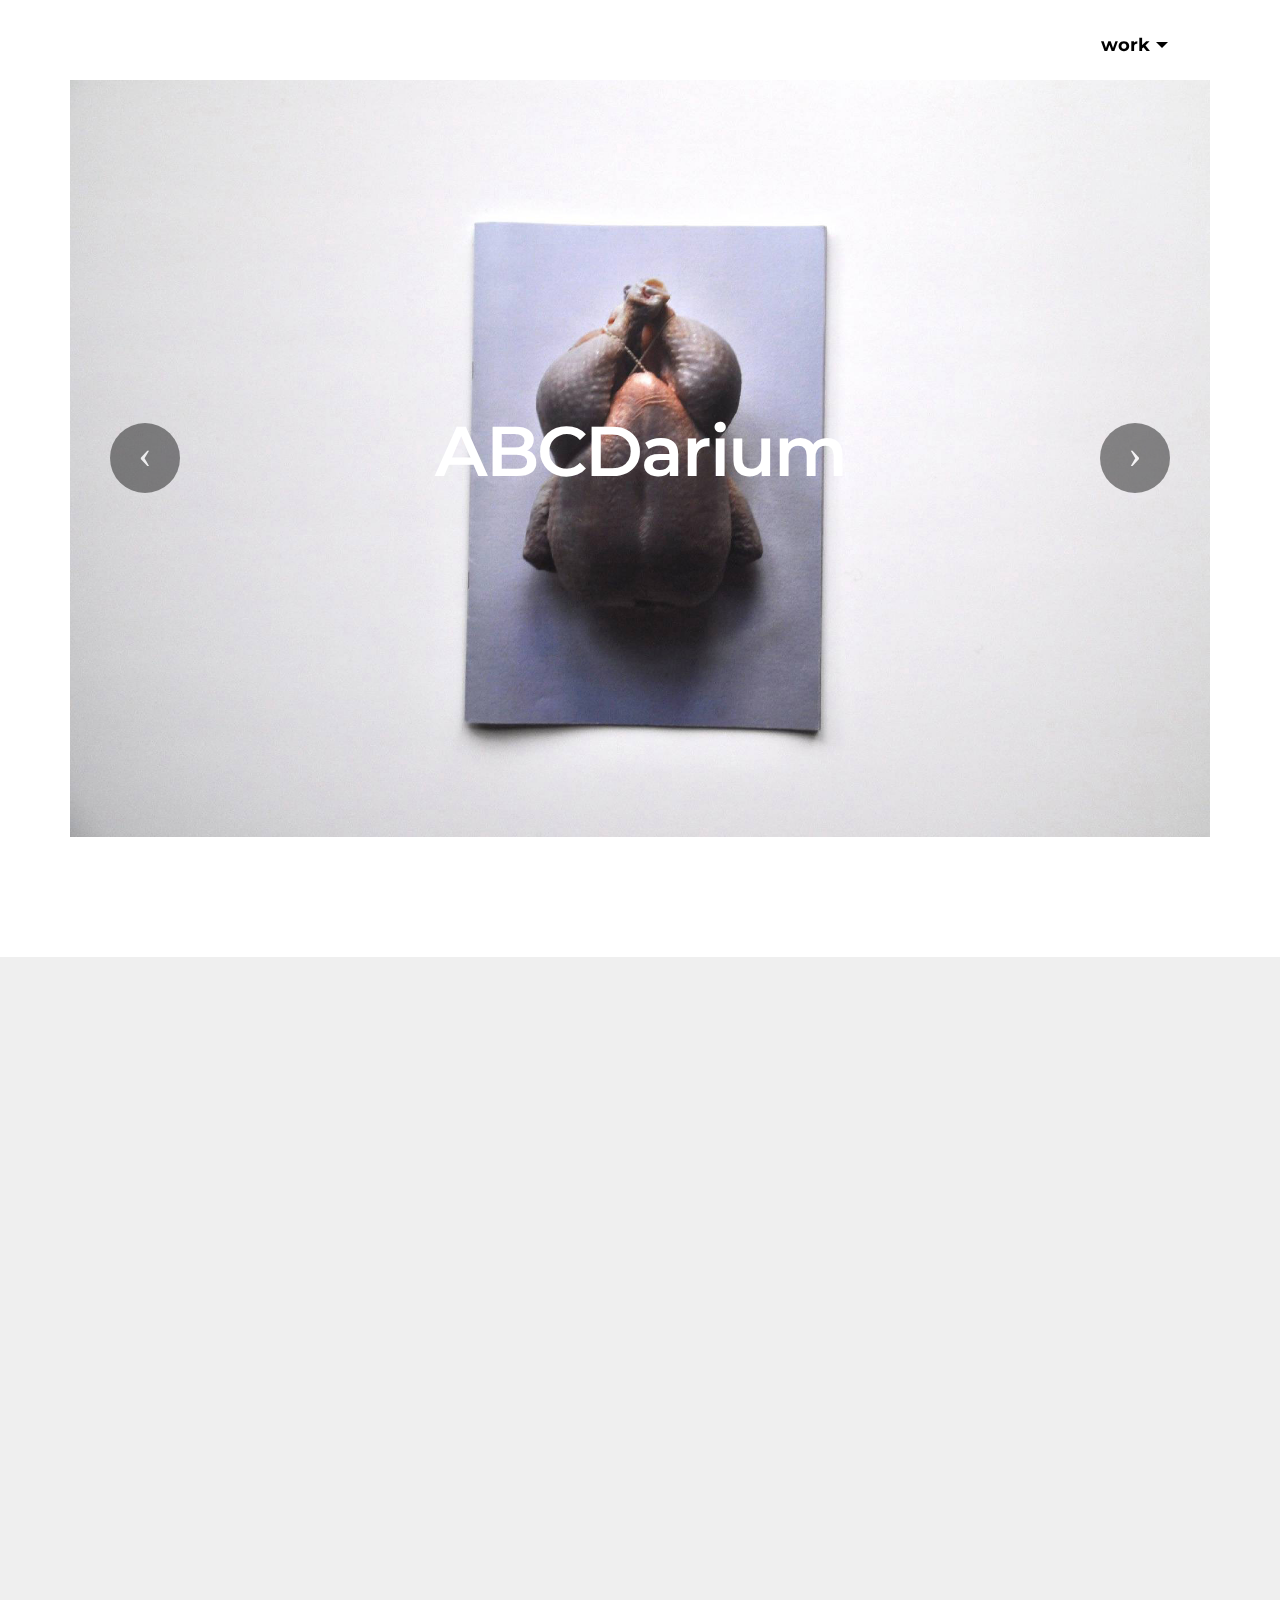
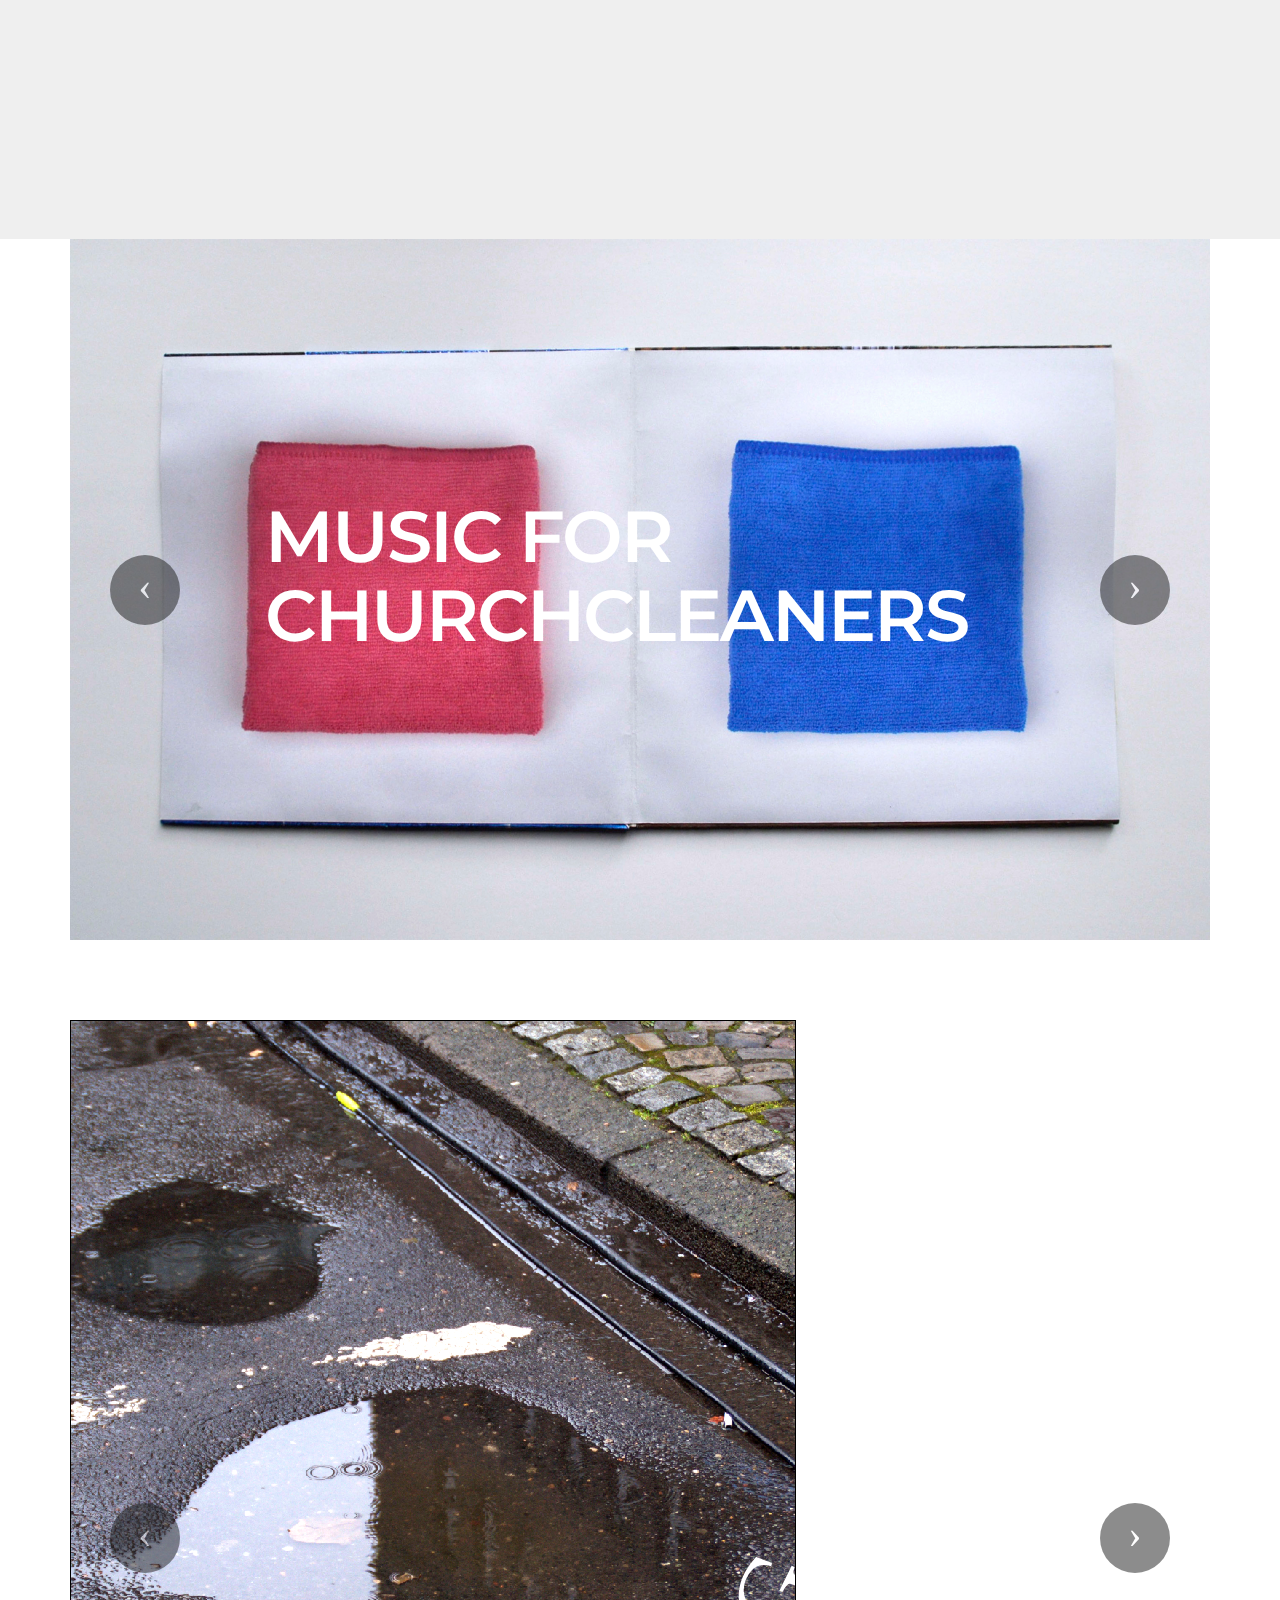
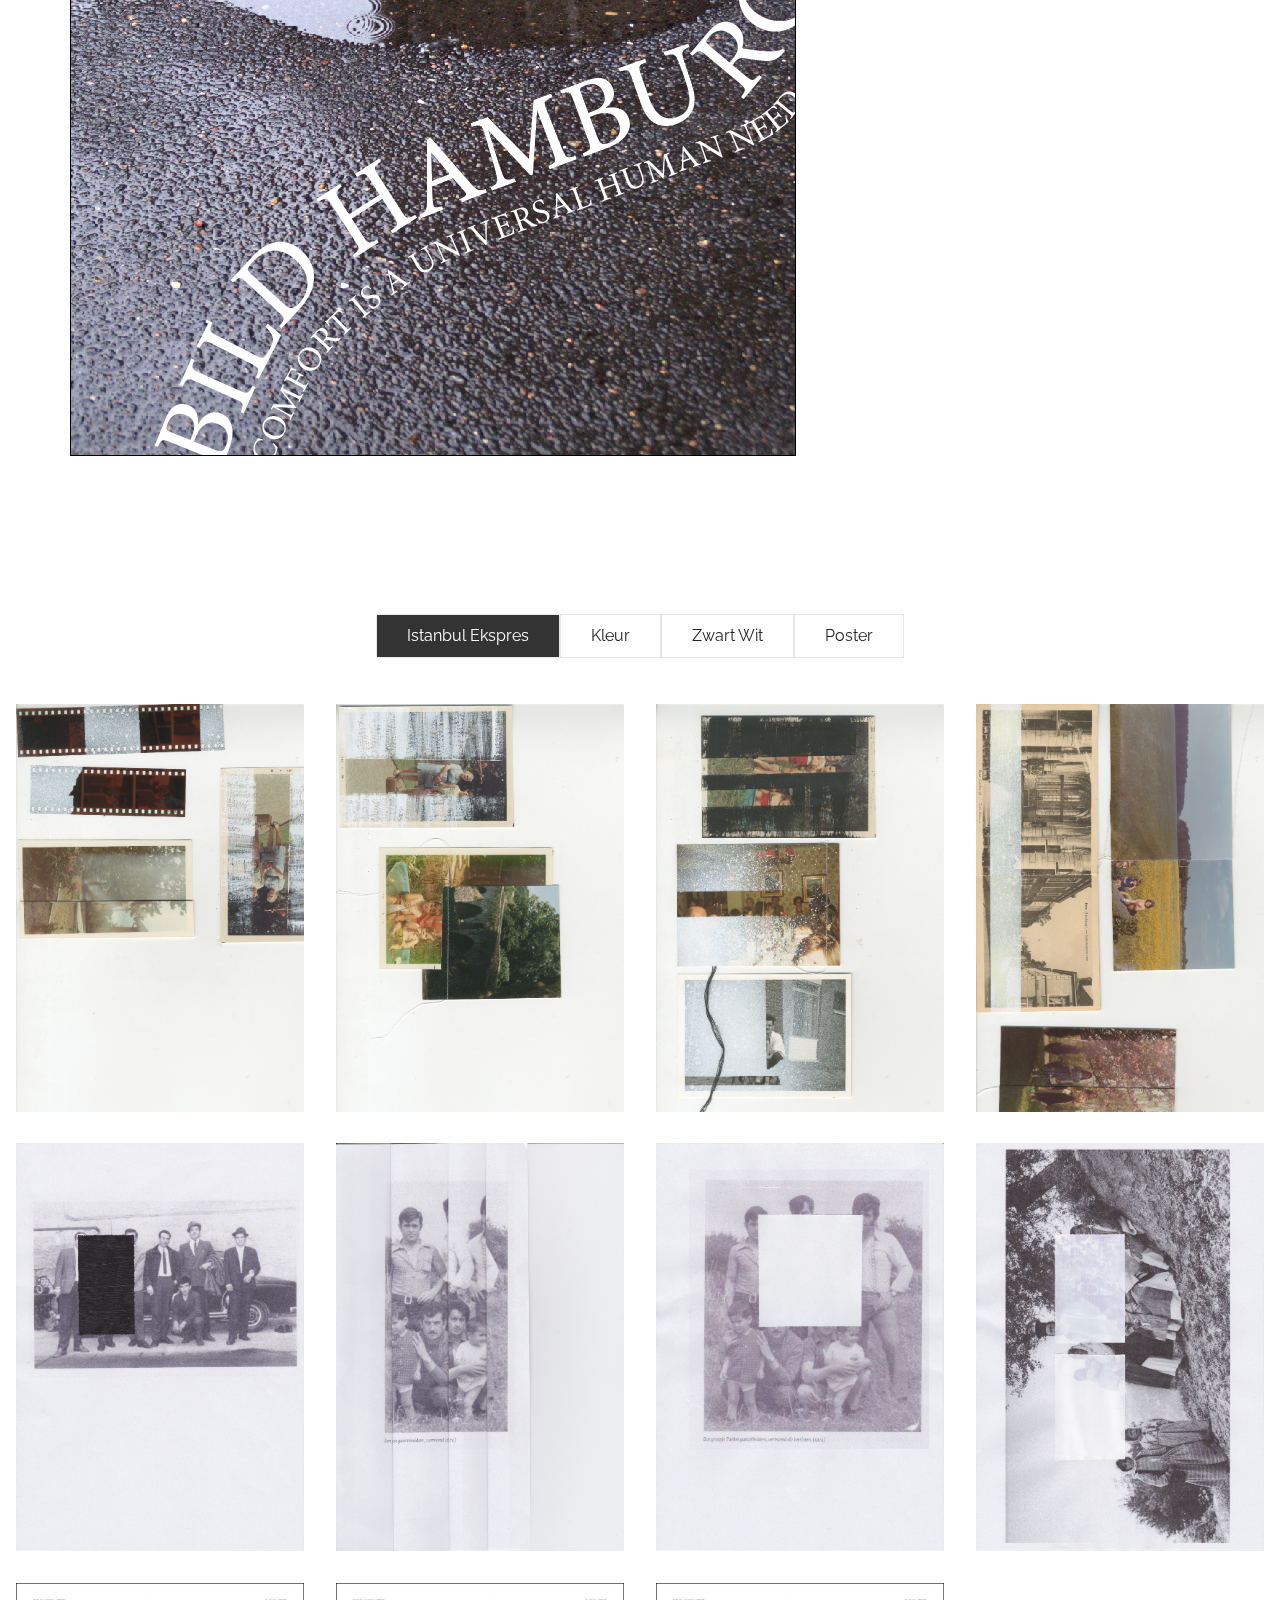
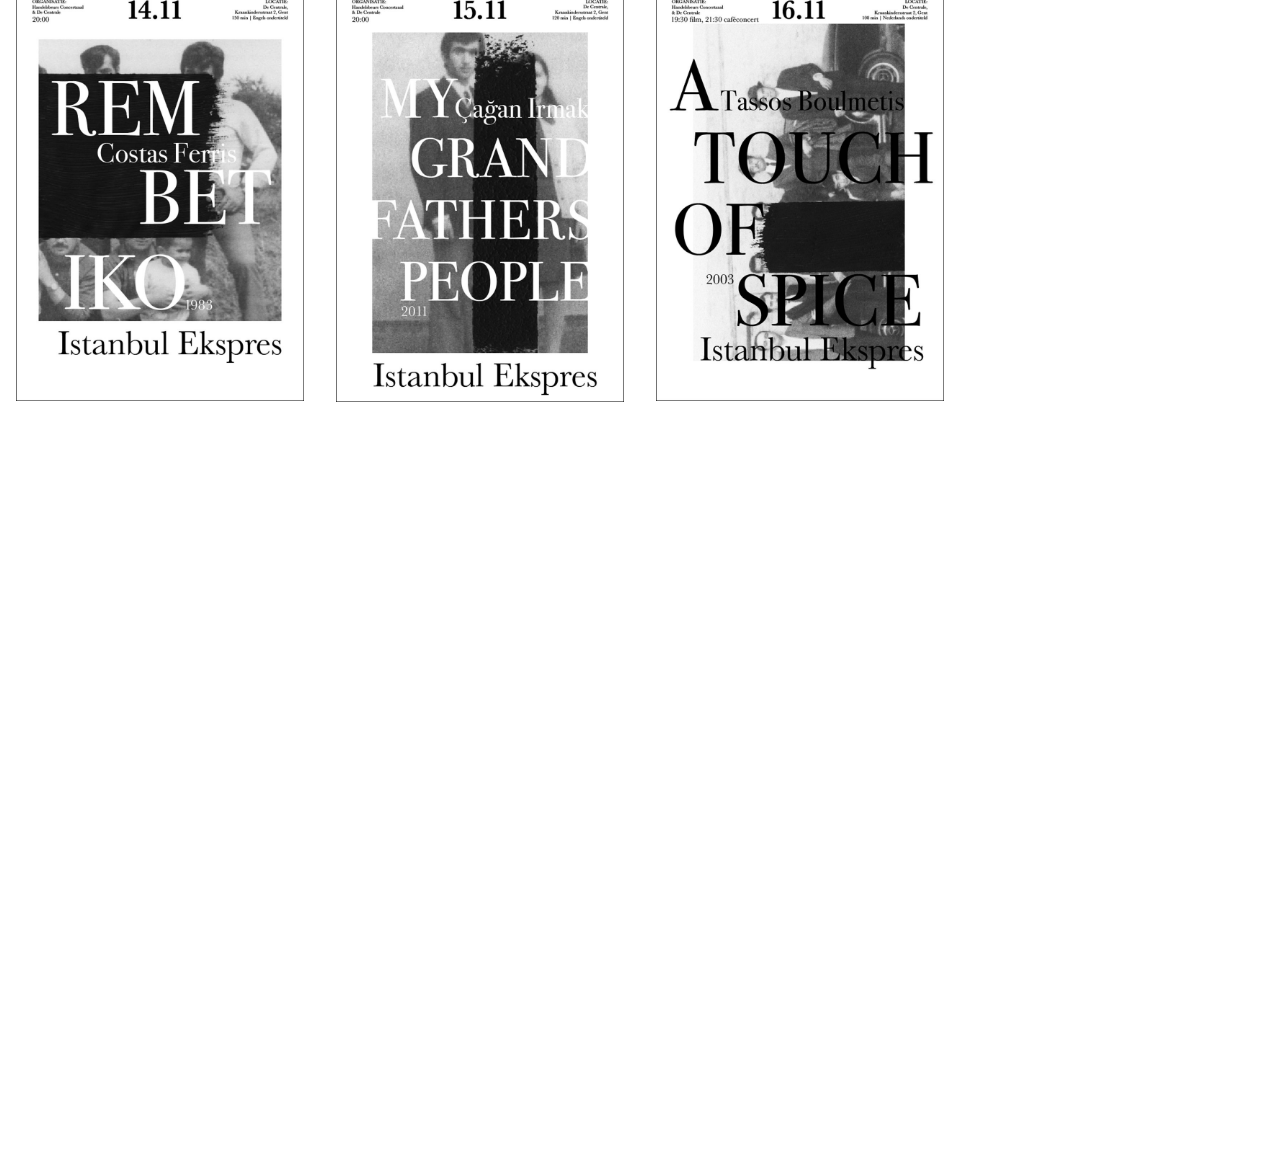
<file: work.html>
<!DOCTYPE html>
<html >
<head>
  <!-- Site made with Mobirise Website Builder v4.6.7, https://mobirise.com -->
  <meta charset="UTF-8">
  <meta http-equiv="X-UA-Compatible" content="IE=edge">
  <meta name="generator" content="Mobirise v4.6.7, mobirise.com">
  <meta name="viewport" content="width=device-width, initial-scale=1, minimum-scale=1">
  <link rel="shortcut icon" href="assets/images/logo.png" type="image/x-icon">
  <meta name="description" content="copyright, Siel Van Heukelom, Siel, Van Heukelom, werk">
  <title>work</title>
  <link rel="stylesheet" href="https://fonts.googleapis.com/css?family=Montserrat:400,700">
  <link rel="stylesheet" href="https://fonts.googleapis.com/css?family=Raleway:100,100i,200,200i,300,300i,400,400i,500,500i,600,600i,700,700i,800,800i,900,900i">
  <link rel="stylesheet" href="assets/et-line-font-plugin/style.css">
  <link rel="stylesheet" href="https://fonts.googleapis.com/css?family=Lora:400,700,400italic,700italic&subset=latin">
  <link rel="stylesheet" href="assets/tether/tether.min.css">
  <link rel="stylesheet" href="assets/bootstrap/css/bootstrap.min.css">
  <link rel="stylesheet" href="assets/dropdown/css/style.css">
  <link rel="stylesheet" href="assets/animate.css/animate.min.css">
  <link rel="stylesheet" href="assets/theme/css/style.css">
  <link rel="stylesheet" href="assets/mobirise-gallery/style.css">
  <link rel="stylesheet" href="assets/mobirise/css/mbr-additional.css" type="text/css">
  
  
  
</head>
<body>
  <section id="ext_menu-v" data-rv-view="5">

    <nav class="navbar navbar-dropdown transparent navbar-fixed-top bg-color">
        <div class="container">

            <div class="mbr-table">
                
                <div class="mbr-table-cell">

                    <button class="navbar-toggler pull-xs-right hidden-md-up" type="button" data-toggle="collapse" data-target="#exCollapsingNavbar">
                        <div class="hamburger-icon"></div>
                    </button>

                    <ul class="nav-dropdown collapse pull-xs-right nav navbar-nav navbar-toggleable-sm" id="exCollapsingNavbar"><li class="nav-item dropdown open"><a class="nav-link link dropdown-toggle" href="https://mobirise.com/" data-toggle="dropdown-submenu" aria-expanded="true">work</a><div class="dropdown-menu"><a class="dropdown-item" href="index.html">Home</a><a class="dropdown-item" href="page1.html#slider3-w">ABCDarium<br></a><a class="dropdown-item" href="page1.html#msg-box5-x">Grap van formaat</a><a class="dropdown-item" href="page1.html#slider-y">Music for...</a><a class="dropdown-item" href="page1.html#slider-12">Bild Hamburg</a><a class="dropdown-item" href="page1.html#gallery4-z">Istanbul Ekspres<br></a><a class="dropdown-item" href="page1.html#form1-10">Contact</a></div></li></ul>
                    <button hidden="" class="navbar-toggler navbar-close" type="button" data-toggle="collapse" data-target="#exCollapsingNavbar">
                        <div class="close-icon"></div>
                    </button>

                </div>
            </div>

        </div>
    </nav>

</section>

<section class="engine"><a href="https://mobirise.ws/p">open source web page builder</a></section><section class="mbr-slider mbr-section mbr-section__container carousel slide mbr-section-nopadding mbr-after-navbar" data-ride="carousel" data-keyboard="false" data-wrap="true" data-pause="false" data-interval="false" id="slider3-w" data-rv-view="7" style="background-color: rgb(255, 255, 255);">
    <div class=" container boxed-slider" style="padding-top: 80px; padding-bottom: 120px;">
        <div>
            <div>
                
                <div class="carousel-inner" role="listbox">
                    <div class="mbr-section mbr-section-hero carousel-item dark center active" data-bg-video-slide="false">
                        <div class="mbr-table-cell">
                            
                            <div class="container-slide">
                                <img src="assets/images/dsc0272-2000x1328.jpg">
                                <div class="row">
                                    <div class="col-md-8 col-md-offset-2 text-xs-center">
                                        <h2 class="mbr-section-title display-1">ABCDarium</h2>
                                        <p class="mbr-section-lead lead"></p>

                                        
                                    </div>
                                </div>
                            </div>
                        </div>
                    </div><div class="mbr-section mbr-section-hero carousel-item dark center" data-bg-video-slide="false">
                        <div class="mbr-table-cell">
                            
                            <div class="container-slide">
                                <img src="assets/images/dsc0273kopie-2000x1328.jpg">
                                <div class="row">
                                    <div class="col-md-8 col-md-offset-2 text-xs-center">
                                        
                                        

                                        
                                    </div>
                                </div>
                            </div>
                        </div>
                    </div><div class="mbr-section mbr-section-hero carousel-item dark center" data-bg-video-slide="false">
                        <div class="mbr-table-cell">
                            
                            <div class="container-slide">
                                <img src="assets/images/dsc0274kopie-2000x1328.jpg">
                                <div class="row">
                                    <div class="col-md-8 col-md-offset-2 text-xs-center">
                                        
                                        

                                        
                                    </div>
                                </div>
                            </div>
                        </div>
                    </div><div class="mbr-section mbr-section-hero carousel-item dark center" data-bg-video-slide="false">
                        <div class="mbr-table-cell">
                            
                            <div class="container-slide">
                                <img src="assets/images/dsc0276kopie-2000x1327.jpg">
                                <div class="row">
                                    <div class="col-md-8 col-md-offset-2 text-xs-center">
                                        
                                        

                                        
                                    </div>
                                </div>
                            </div>
                        </div>
                    </div><div class="mbr-section mbr-section-hero carousel-item dark center" data-bg-video-slide="false">
                        <div class="mbr-table-cell">
                            
                            <div class="container-slide">
                                <img src="assets/images/dsc0277kopie-2000x1327.jpg">
                                <div class="row">
                                    <div class="col-md-8 col-md-offset-2 text-xs-center">
                                        
                                        

                                        
                                    </div>
                                </div>
                            </div>
                        </div>
                    </div><div class="mbr-section mbr-section-hero carousel-item dark center" data-bg-video-slide="false">
                        <div class="mbr-table-cell">
                            
                            <div class="container-slide">
                                <img src="assets/images/dsc0280kopie-2000x1328.jpg">
                                <div class="row">
                                    <div class="col-md-8 col-md-offset-2 text-xs-center">
                                        
                                        

                                        
                                    </div>
                                </div>
                            </div>
                        </div>
                    </div><div class="mbr-section mbr-section-hero carousel-item dark center" data-bg-video-slide="false">
                        <div class="mbr-table-cell">
                            
                            <div class="container-slide">
                                <img src="assets/images/dsc0282kopie-2000x1328.jpg">
                                <div class="row">
                                    <div class="col-md-8 col-md-offset-2 text-xs-center">
                                        
                                        

                                        
                                    </div>
                                </div>
                            </div>
                        </div>
                    </div><div class="mbr-section mbr-section-hero carousel-item dark center" data-bg-video-slide="false">
                        <div class="mbr-table-cell">
                            
                            <div class="container-slide">
                                <img src="assets/images/dsc0283kopie-2000x1328.jpg">
                                <div class="row">
                                    <div class="col-md-8 col-md-offset-2 text-xs-center">
                                        
                                        

                                        
                                    </div>
                                </div>
                            </div>
                        </div>
                    </div><div class="mbr-section mbr-section-hero carousel-item dark center" data-bg-video-slide="false">
                        <div class="mbr-table-cell">
                            
                            <div class="container-slide">
                                <img src="assets/images/dsc0284kopie-2000x1291.jpg">
                                <div class="row">
                                    <div class="col-md-8 col-md-offset-2 text-xs-center">
                                        
                                        

                                        
                                    </div>
                                </div>
                            </div>
                        </div>
                    </div><div class="mbr-section mbr-section-hero carousel-item dark center" data-bg-video-slide="false">
                        <div class="mbr-table-cell">
                            
                            <div class="container-slide">
                                <img src="assets/images/dsc0286kopie-2000x1328.jpg">
                                <div class="row">
                                    <div class="col-md-8 col-md-offset-2 text-xs-center">
                                        
                                        

                                        
                                    </div>
                                </div>
                            </div>
                        </div>
                    </div><div class="mbr-section mbr-section-hero carousel-item dark center" data-bg-video-slide="false">
                        <div class="mbr-table-cell">
                            
                            <div class="container-slide">
                                <img src="assets/images/dsc0289kopie-2000x1328.jpg">
                                <div class="row">
                                    <div class="col-md-8 col-md-offset-2 text-xs-center">
                                        
                                        

                                        
                                    </div>
                                </div>
                            </div>
                        </div>
                    </div><div class="mbr-section mbr-section-hero carousel-item dark center" data-bg-video-slide="false">
                        <div class="mbr-table-cell">
                            
                            <div class="container-slide">
                                <img src="assets/images/dsc0290kopie-2000x1328.jpg">
                                <div class="row">
                                    <div class="col-md-8 col-md-offset-2 text-xs-center">
                                        
                                        

                                        
                                    </div>
                                </div>
                            </div>
                        </div>
                    </div><div class="mbr-section mbr-section-hero carousel-item dark center" data-bg-video-slide="false">
                        <div class="mbr-table-cell">
                            
                            <div class="container-slide">
                                <img src="assets/images/dsc0291kopie-2000x1328.jpg">
                                <div class="row">
                                    <div class="col-md-8 col-md-offset-2 text-xs-center">
                                        
                                        

                                        
                                    </div>
                                </div>
                            </div>
                        </div>
                    </div><div class="mbr-section mbr-section-hero carousel-item dark center" data-bg-video-slide="false">
                        <div class="mbr-table-cell">
                            
                            <div class="container-slide">
                                <img src="assets/images/dsc0292kopie-2000x1328.jpg">
                                <div class="row">
                                    <div class="col-md-8 col-md-offset-2 text-xs-center">
                                        
                                        

                                        
                                    </div>
                                </div>
                            </div>
                        </div>
                    </div><div class="mbr-section mbr-section-hero carousel-item dark center" data-bg-video-slide="false">
                        <div class="mbr-table-cell">
                            
                            <div class="container-slide">
                                <img src="assets/images/dsc0295kopie-2000x1328.jpg">
                                <div class="row">
                                    <div class="col-md-8 col-md-offset-2 text-xs-center">
                                        
                                        

                                        
                                    </div>
                                </div>
                            </div>
                        </div>
                    </div>
                </div>

                <a data-app-prevent-settings="" class="left carousel-control" role="button" data-slide="prev" href="#slider3-w">
                    <span class="icon-prev" aria-hidden="true"></span>
                    <span class="sr-only">Previous</span>
                </a>
                <a data-app-prevent-settings="" class="right carousel-control" role="button" data-slide="next" href="#slider3-w">
                    <span class="icon-next" aria-hidden="true"></span>
                    <span class="sr-only">Next</span>
                </a>
            </div>
        </div>
    </div>
</section>

<section class="mbr-section" id="msg-box5-x" data-rv-view="55" style="background-color: rgb(239, 239, 239); padding-top: 80px; padding-bottom: 80px;">

    
    <div class="container">
        <div class="row">
            <div class="mbr-table-md-up">

              <div class="mbr-table-cell mbr-right-padding-md-up mbr-valign-top col-md-7 image-size" style="width: 50%;">
                  <div class="mbr-figure"><img src="assets/images/mop-1400x2033.jpg"></div>
              </div>

              


              <div class="mbr-table-cell col-md-5 text-xs-center text-md-left content-size">
                  <h3 class="mbr-section-title display-2">GRAP VAN FORMAAT</h3>
                  

                  
              </div>


              

            </div>
        </div>
    </div>

</section>

<section class="mbr-slider mbr-section mbr-section__container carousel slide mbr-section-nopadding" data-ride="carousel" data-keyboard="false" data-wrap="true" data-pause="false" data-interval="false" id="slider-y" data-rv-view="58" style="background-color: rgb(255, 255, 255);">
    <div class=" container boxed-slider" style="padding-top: 0px; padding-bottom: 0px;">
        <div>
            <div>
                
                <div class="carousel-inner" role="listbox">
                    <div class="mbr-section mbr-section-hero carousel-item dark center active" data-bg-video-slide="false">
                        <div class="mbr-table-cell">
                            
                            <div class="container-slide">
                                <img src="assets/images/dsc0299.jpg">
                                <div class="row">
                                    <div class="col-md-8 col-md-offset-2 text-xs-center">
                                        <h2 class="mbr-section-title display-1">MUSIC FOR CHURCHCLEANERS</h2>
                                        

                                        
                                    </div>
                                </div>
                            </div>
                        </div>
                    </div><div class="mbr-section mbr-section-hero carousel-item dark center" data-bg-video-slide="false">
                        <div class="mbr-table-cell">
                            
                            <div class="container-slide">
                                <img src="assets/images/dsc0296.jpg">
                                <div class="row">
                                    <div class="col-md-8 col-md-offset-2 text-xs-center">
                                        <h2 class="mbr-section-title display-1"></h2>
                                        <p class="mbr-section-lead lead"></p>

                                        
                                    </div>
                                </div>
                            </div>
                        </div>
                    </div><div class="mbr-section mbr-section-hero carousel-item dark center" data-bg-video-slide="false">
                        <div class="mbr-table-cell">
                            
                            <div class="container-slide">
                                <img src="assets/images/dsc0297kopie.jpg">
                                <div class="row">
                                    <div class="col-md-8 col-md-offset-2 text-xs-center">
                                        
                                        

                                        
                                    </div>
                                </div>
                            </div>
                        </div>
                    </div>
                </div>

                <a data-app-prevent-settings="" class="left carousel-control" role="button" data-slide="prev" href="#slider-y">
                    <span class="icon-prev" aria-hidden="true"></span>
                    <span class="sr-only">Previous</span>
                </a>
                <a data-app-prevent-settings="" class="right carousel-control" role="button" data-slide="next" href="#slider-y">
                    <span class="icon-next" aria-hidden="true"></span>
                    <span class="sr-only">Next</span>
                </a>
            </div>
        </div>
    </div>
</section>

<section class="mbr-slider mbr-section mbr-section__container carousel slide mbr-section-nopadding" data-ride="carousel" data-keyboard="false" data-wrap="true" data-pause="false" data-interval="false" id="slider-12" data-rv-view="70" style="background-color: rgb(255, 255, 255);">
    <div class=" container boxed-slider" style="padding-top: 80px; padding-bottom: 80px;">
        <div>
            <div>
                
                <div class="carousel-inner" role="listbox">
                    <div class="mbr-section mbr-section-hero carousel-item dark center active" data-bg-video-slide="false">
                        <div class="mbr-table-cell">
                            
                            <div class="container-slide">
                                <img src="assets/images/schermafbeelding-2017-04-27-om-22.31.26-5.png">
                                <div class="row">
                                    <div class="col-md-8 col-md-offset-2 text-xs-center">
                                        
                                        

                                        
                                    </div>
                                </div>
                            </div>
                        </div>
                    </div><div class="mbr-section mbr-section-hero carousel-item dark center" data-bg-video-slide="false">
                        <div class="mbr-table-cell">
                            
                            <div class="container-slide">
                                <img src="assets/images/schermafbeelding-2017-04-27-om-22.31.53-1.png">
                                <div class="row">
                                    <div class="col-md-8 col-md-offset-2 text-xs-center">
                                        
                                        

                                        
                                    </div>
                                </div>
                            </div>
                        </div>
                    </div><div class="mbr-section mbr-section-hero carousel-item dark center" data-bg-video-slide="false">
                        <div class="mbr-table-cell">
                            
                            <div class="container-slide">
                                <img src="assets/images/schermafbeelding-2017-04-27-om-22.32.20-1.png">
                                <div class="row">
                                    <div class="col-md-8 col-md-offset-2 text-xs-center">
                                        
                                        

                                        
                                    </div>
                                </div>
                            </div>
                        </div>
                    </div><div class="mbr-section mbr-section-hero carousel-item dark center" data-bg-video-slide="false">
                        <div class="mbr-table-cell">
                            
                            <div class="container-slide">
                                <img src="assets/images/schermafbeelding-2017-04-27-om-22.32.38-1.png">
                                <div class="row">
                                    <div class="col-md-8 col-md-offset-2 text-xs-center">
                                        
                                        

                                        
                                    </div>
                                </div>
                            </div>
                        </div>
                    </div><div class="mbr-section mbr-section-hero carousel-item dark center" data-bg-video-slide="false">
                        <div class="mbr-table-cell">
                            
                            <div class="container-slide">
                                <img src="assets/images/schermafbeelding-2017-04-27-om-22.32.50-1.png">
                                <div class="row">
                                    <div class="col-md-8 col-md-offset-2 text-xs-center">
                                        
                                        

                                        
                                    </div>
                                </div>
                            </div>
                        </div>
                    </div>
                </div>

                <a data-app-prevent-settings="" class="left carousel-control" role="button" data-slide="prev" href="#slider-12">
                    <span class="icon-prev" aria-hidden="true"></span>
                    <span class="sr-only">Previous</span>
                </a>
                <a data-app-prevent-settings="" class="right carousel-control" role="button" data-slide="next" href="#slider-12">
                    <span class="icon-next" aria-hidden="true"></span>
                    <span class="sr-only">Next</span>
                </a>
            </div>
        </div>
    </div>
</section>

<section class="mbr-gallery mbr-section mbr-section-nopadding mbr-slider-carousel" data-filter="true" id="gallery4-z" data-rv-view="88" style="padding-top: 3rem; padding-bottom: 3rem;">
    <!-- Filter -->
    <div class="mbr-gallery-filter container gallery-filter-active">
        <ul>
            <li class="mbr-gallery-filter-all active">Istanbul Ekspres</li>
        </ul>
    </div>

    <!-- Gallery -->
    <div class="mbr-gallery-row">
        <div class=" mbr-gallery-layout-default">
            <div>
                <div>
                    <div class="mbr-gallery-item mbr-gallery-item__mobirise3 mbr-gallery-item--p1" data-video-url="false" data-tags="Kleur">
                        <div href="#lb-gallery4-z" data-slide-to="0" data-toggle="modal">
                            
                            

                            <img src="assets/images/scan-1-2000x2829-2000x2829-800x1132.png">
                            
                            <span class="icon-focus"></span>
                            
                        </div>
                    </div><div class="mbr-gallery-item mbr-gallery-item__mobirise3 mbr-gallery-item--p1" data-video-url="false" data-tags="Kleur">
                        <div href="#lb-gallery4-z" data-slide-to="1" data-toggle="modal">
                            
                            

                            <img src="assets/images/scan-2-2000x2829-2000x2829-800x1132.png">
                            
                            <span class="icon-focus"></span>
                            
                        </div>
                    </div><div class="mbr-gallery-item mbr-gallery-item__mobirise3 mbr-gallery-item--p1" data-video-url="false" data-tags="Kleur">
                        <div href="#lb-gallery4-z" data-slide-to="2" data-toggle="modal">
                            
                            

                            <img src="assets/images/scan-3-2000x2829-2000x2829-800x1132.png">
                            
                            <span class="icon-focus"></span>
                            
                        </div>
                    </div><div class="mbr-gallery-item mbr-gallery-item__mobirise3 mbr-gallery-item--p1" data-video-url="false" data-tags="Kleur">
                        <div href="#lb-gallery4-z" data-slide-to="3" data-toggle="modal">
                            
                            

                            <img src="assets/images/scan-4-2000x2829-2000x2829-800x1132.png">
                            
                            <span class="icon-focus"></span>
                            
                        </div>
                    </div><div class="mbr-gallery-item mbr-gallery-item__mobirise3 mbr-gallery-item--p1" data-video-url="false" data-tags="Zwart Wit">
                        <div href="#lb-gallery4-z" data-slide-to="4" data-toggle="modal">
                            
                            

                            <img src="assets/images/scan-5-2000x2829-2000x2829-800x1132.png">
                            
                            <span class="icon-focus"></span>
                            
                        </div>
                    </div><div class="mbr-gallery-item mbr-gallery-item__mobirise3 mbr-gallery-item--p1" data-video-url="false" data-tags="Zwart Wit">
                        <div href="#lb-gallery4-z" data-slide-to="5" data-toggle="modal">
                            
                            

                            <img src="assets/images/scan-7-2000x2829-2000x2829-800x1132.png">
                            
                            <span class="icon-focus"></span>
                            
                        </div>
                    </div><div class="mbr-gallery-item mbr-gallery-item__mobirise3 mbr-gallery-item--p1" data-video-url="false" data-tags="Zwart Wit">
                        <div href="#lb-gallery4-z" data-slide-to="6" data-toggle="modal">
                            
                            

                            <img src="assets/images/scan-9-2000x2829-2000x2829-800x1132.png">
                            
                            <span class="icon-focus"></span>
                            
                        </div>
                    </div><div class="mbr-gallery-item mbr-gallery-item__mobirise3 mbr-gallery-item--p1" data-video-url="false" data-tags="Zwart Wit">
                        <div href="#lb-gallery4-z" data-slide-to="7" data-toggle="modal">
                            
                            

                            <img src="assets/images/scan-12-2000x2829-2000x2829-800x1132.png">
                            
                            <span class="icon-focus"></span>
                            
                        </div>
                    </div><div class="mbr-gallery-item mbr-gallery-item__mobirise3 mbr-gallery-item--p1" data-video-url="false" data-tags="Poster">
                        <div href="#lb-gallery4-z" data-slide-to="8" data-toggle="modal">
                            
                            

                            <img src="assets/images/schermafbeelding-2017-04-12-om-2000x2900-800x1160.jpg">
                            
                            <span class="icon-focus"></span>
                            
                        </div>
                    </div><div class="mbr-gallery-item mbr-gallery-item__mobirise3 mbr-gallery-item--p1" data-video-url="false" data-tags="Poster">
                        <div href="#lb-gallery4-z" data-slide-to="9" data-toggle="modal">
                            
                            

                            <img src="assets/images/schermafbeelding-2017-04-12-om-2000x2905-800x1162.jpg">
                            
                            <span class="icon-focus"></span>
                            
                        </div>
                    </div><div class="mbr-gallery-item mbr-gallery-item__mobirise3 mbr-gallery-item--p1" data-video-url="false" data-tags="Poster">
                        <div href="#lb-gallery4-z" data-slide-to="10" data-toggle="modal">
                            
                            

                            <img src="assets/images/schermafbeelding-2017-04-12-om-1-2000x2900-800x1160.jpg">
                            
                            <span class="icon-focus"></span>
                            
                        </div>
                    </div>
                </div>
            </div>
            <div class="clearfix"></div>
        </div>
    </div>

    <!-- Lightbox -->
    <div data-app-prevent-settings="" class="mbr-slider modal fade carousel slide" tabindex="-1" data-keyboard="true" data-interval="false" id="lb-gallery4-z">
        <div class="modal-dialog">
            <div class="modal-content">
                <div class="modal-body">
                    <ol class="carousel-indicators">
                        <li data-app-prevent-settings="" data-target="#lb-gallery4-z" data-slide-to="0"></li><li data-app-prevent-settings="" data-target="#lb-gallery4-z" data-slide-to="1"></li><li data-app-prevent-settings="" data-target="#lb-gallery4-z" data-slide-to="2"></li><li data-app-prevent-settings="" data-target="#lb-gallery4-z" data-slide-to="3"></li><li data-app-prevent-settings="" data-target="#lb-gallery4-z" data-slide-to="4"></li><li data-app-prevent-settings="" data-target="#lb-gallery4-z" data-slide-to="5"></li><li data-app-prevent-settings="" data-target="#lb-gallery4-z" data-slide-to="6"></li><li data-app-prevent-settings="" data-target="#lb-gallery4-z" data-slide-to="7"></li><li data-app-prevent-settings="" data-target="#lb-gallery4-z" data-slide-to="8"></li><li data-app-prevent-settings="" data-target="#lb-gallery4-z" data-slide-to="9"></li><li data-app-prevent-settings="" data-target="#lb-gallery4-z" class=" active" data-slide-to="10"></li>
                    </ol>
                    <div class="carousel-inner">
                        <div class="carousel-item">
                            <img src="assets/images/scan-1-2000x2829-2000x2829.png">
                        </div><div class="carousel-item">
                            <img src="assets/images/scan-2-2000x2829-2000x2829.png">
                        </div><div class="carousel-item">
                            <img src="assets/images/scan-3-2000x2829-2000x2829.png">
                        </div><div class="carousel-item">
                            <img src="assets/images/scan-4-2000x2829-2000x2829.png">
                        </div><div class="carousel-item">
                            <img src="assets/images/scan-5-2000x2829-2000x2829.png">
                        </div><div class="carousel-item">
                            <img src="assets/images/scan-7-2000x2829-2000x2829.png">
                        </div><div class="carousel-item">
                            <img src="assets/images/scan-9-2000x2829-2000x2829.png">
                        </div><div class="carousel-item">
                            <img src="assets/images/scan-12-2000x2829-2000x2829.png">
                        </div><div class="carousel-item">
                            <img src="assets/images/schermafbeelding-2017-04-12-om-2000x2900.jpg">
                        </div><div class="carousel-item">
                            <img src="assets/images/schermafbeelding-2017-04-12-om-2000x2905.jpg">
                        </div><div class="carousel-item active">
                            <img src="assets/images/schermafbeelding-2017-04-12-om-1-2000x2900.jpg">
                        </div>
                    </div>
                    <a class="left carousel-control" role="button" data-slide="prev" href="#lb-gallery4-z">
                        <span class="icon-prev" aria-hidden="true"></span>
                        <span class="sr-only">Previous</span>
                    </a>
                    <a class="right carousel-control" role="button" data-slide="next" href="#lb-gallery4-z">
                        <span class="icon-next" aria-hidden="true"></span>
                        <span class="sr-only">Next</span>
                    </a>

                    <a class="close" href="#" role="button" data-dismiss="modal">
                        <span aria-hidden="true">×</span>
                        <span class="sr-only">Close</span>
                    </a>
                </div>
            </div>
        </div>
    </div>
</section>

<section class="mbr-section form1" id="form1-10" data-rv-view="135" style="background-color: rgb(255, 255, 255); padding-top: 120px; padding-bottom: 120px;">
    
    <div class="mbr-section mbr-section__container mbr-section__container--middle">
        <div class="container">
            <div class="row">
                <div class="col-xs-12 text-xs-center">
                    <h3 class="mbr-section-title display-2">CONTACT</h3>
                    
                </div>
            </div>
        </div>
    </div>
    <div class="mbr-section mbr-section-nopadding">
        <div class="container">
            <div class="row">
                <div class="col-xs-12 col-lg-10 col-lg-offset-1" data-form-type="formoid">


                    <div data-form-alert="true">
                        <div hidden="" data-form-alert-success="true" class="alert alert-form alert-success text-xs-center">Thanks for filling out form!</div>
                    </div>


                    <form action="https://mobirise.com/" method="post" data-form-title="CONTACT">

                        <input type="hidden" value="S1vXftAnyg+knhbSbLKVwXqoZOP93PSVpSZPbGEJxCv/iblTi4RYNwZIoQjY/5MKV8a4fSRAPyGsA5dBc1qdBaTuwzDTOwmd9FDwWdFaqiheeqJC5KV1JFcnQR6Y0Kij" data-form-email="true">

                        <div class="row row-sm-offset">

                            <div class="col-xs-12 col-md-6">
                                <div class="form-group">
                                    <label class="form-control-label" for="form1-10-name">Naam<span class="form-asterisk">*</span></label>
                                    <input type="text" class="form-control" name="name" required="" data-form-field="Name" id="form1-10-name">
                                </div>
                            </div>

                            <div class="col-xs-12 col-md-6">
                                <div class="form-group">
                                    <label class="form-control-label" for="form1-10-email">Email<span class="form-asterisk">*</span></label>
                                    <input type="email" class="form-control" name="email" required="" data-form-field="Email" id="form1-10-email">
                                </div>
                            </div>

                            

                        </div>

                        <div class="form-group">
                            <label class="form-control-label" for="form1-10-message">Bericht</label>
                            <textarea class="form-control" name="message" rows="7" data-form-field="Message" id="form1-10-message"></textarea>
                        </div>

                        <div><button type="submit" class="btn btn-black">CONTACTEER MIJ</button></div>

                    </form>
                </div>
            </div>
        </div>
    </div>
</section>


  <script src="assets/web/assets/jquery/jquery.min.js"></script>
  <script src="assets/tether/tether.min.js"></script>
  <script src="assets/bootstrap/js/bootstrap.min.js"></script>
  <script src="assets/smooth-scroll/smooth-scroll.js"></script>
  <script src="assets/dropdown/js/script.min.js"></script>
  <script src="assets/touch-swipe/jquery.touch-swipe.min.js"></script>
  <script src="assets/viewport-checker/jquery.viewportchecker.js"></script>
  <script src="assets/bootstrap-carousel-swipe/bootstrap-carousel-swipe.js"></script>
  <script src="assets/masonry/masonry.pkgd.min.js"></script>
  <script src="assets/imagesloaded/imagesloaded.pkgd.min.js"></script>
  <script src="assets/theme/js/script.js"></script>
  <script src="assets/mobirise-gallery/player.min.js"></script>
  <script src="assets/mobirise-gallery/script.js"></script>
  <script src="assets/formoid/formoid.min.js"></script>
  
  
  <input name="animation" type="hidden">
  </body>
</html>
</file>
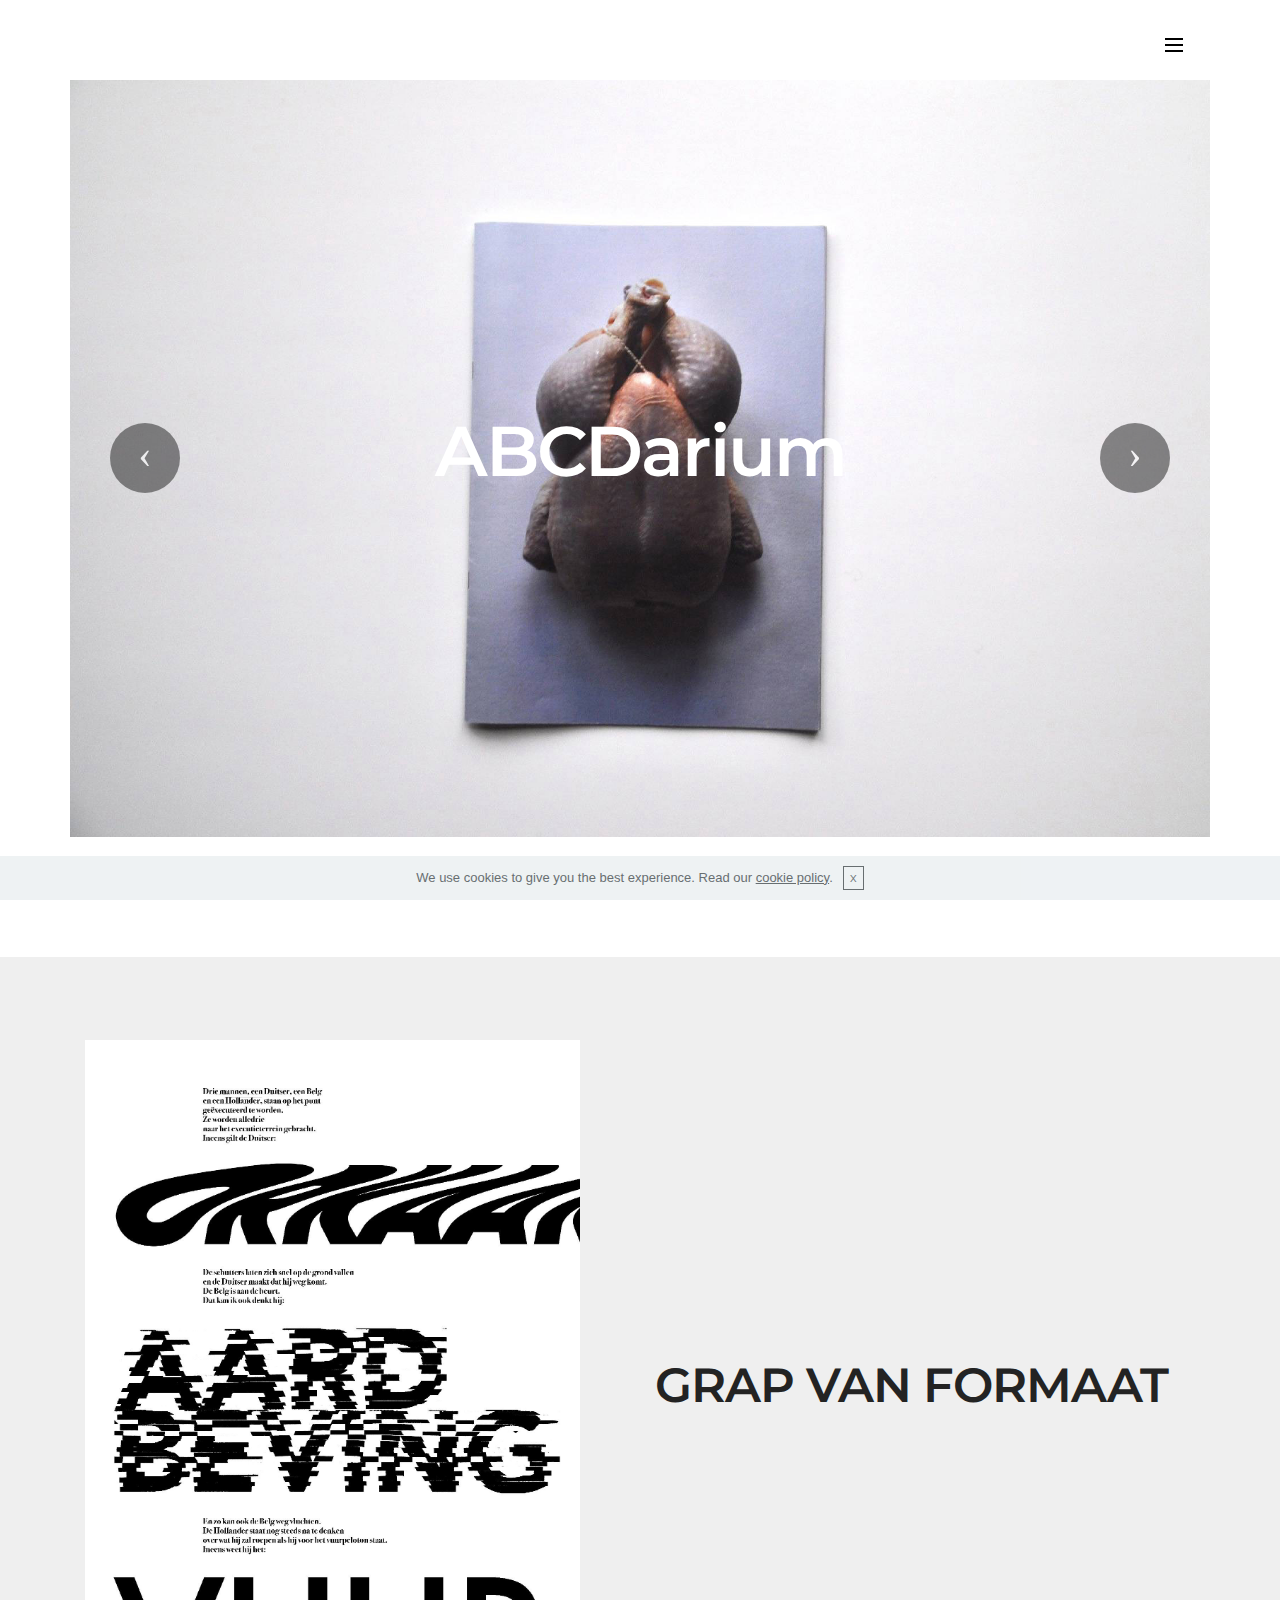
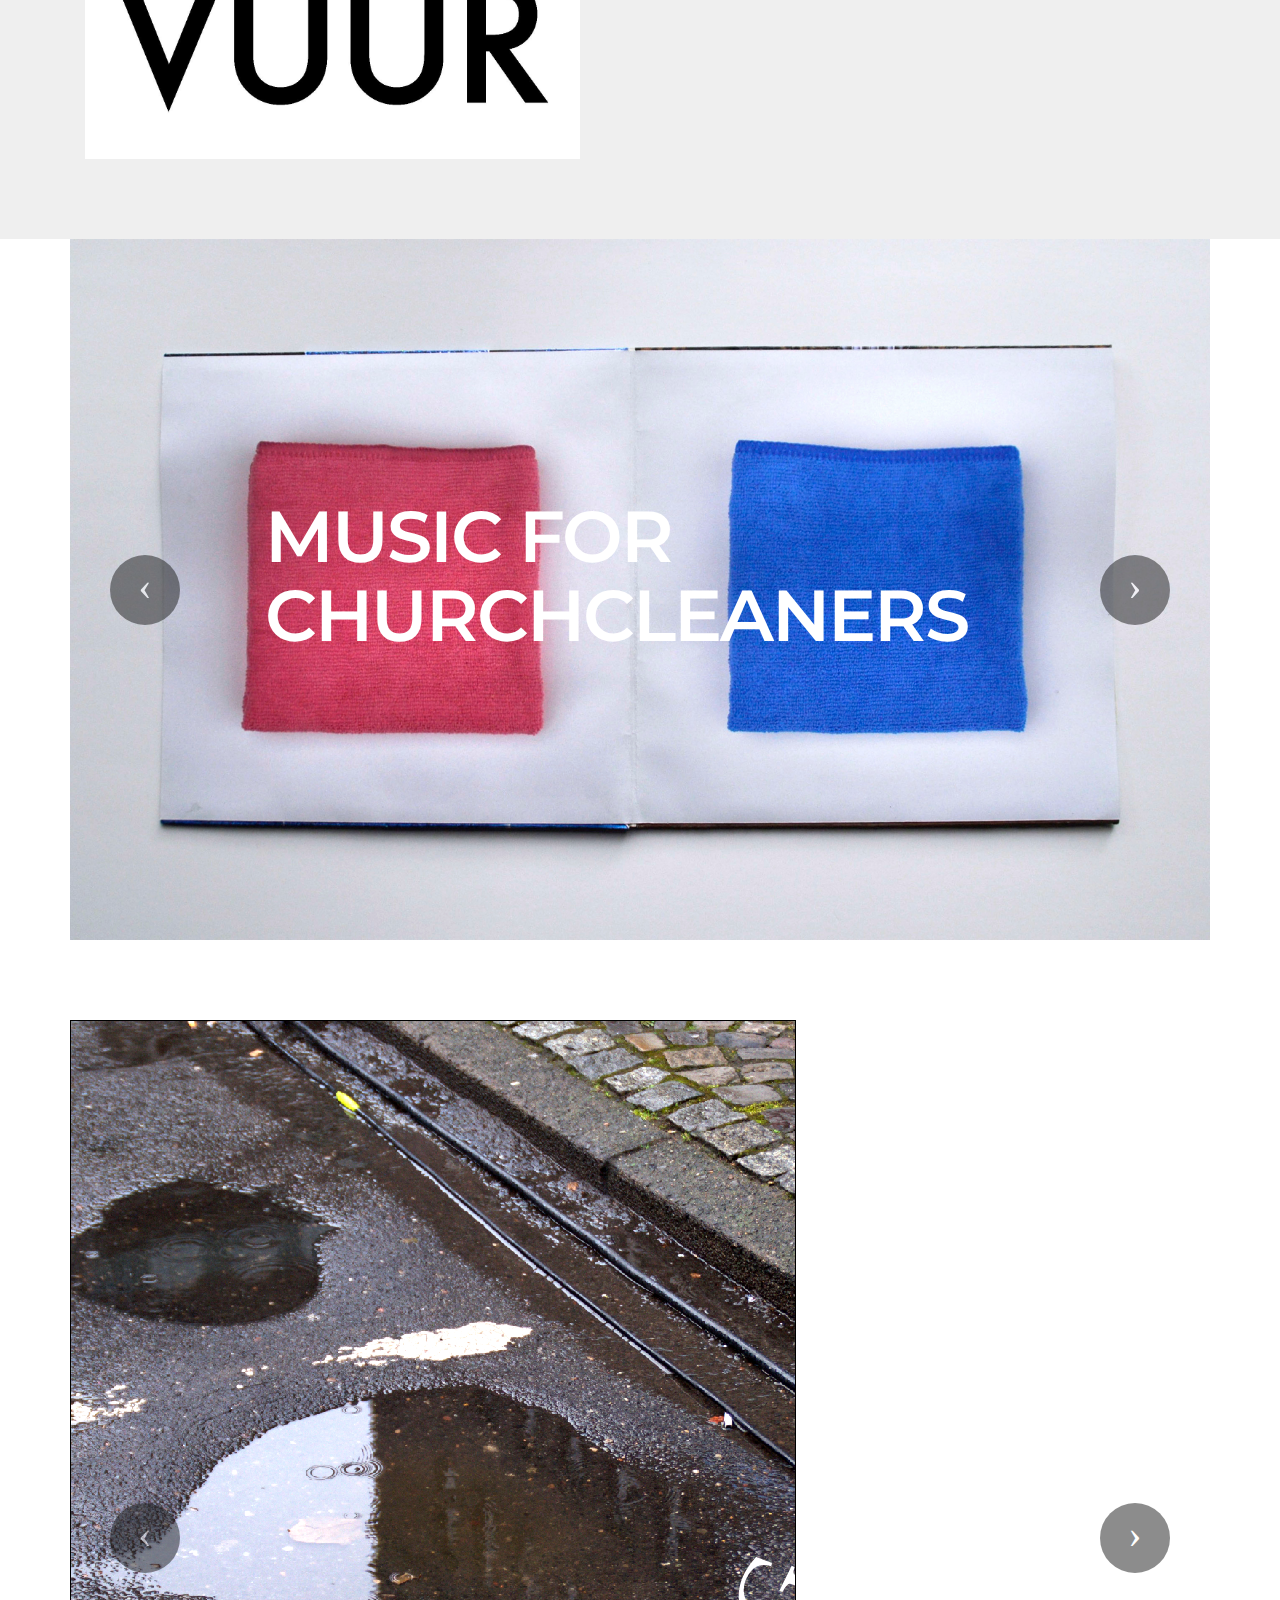
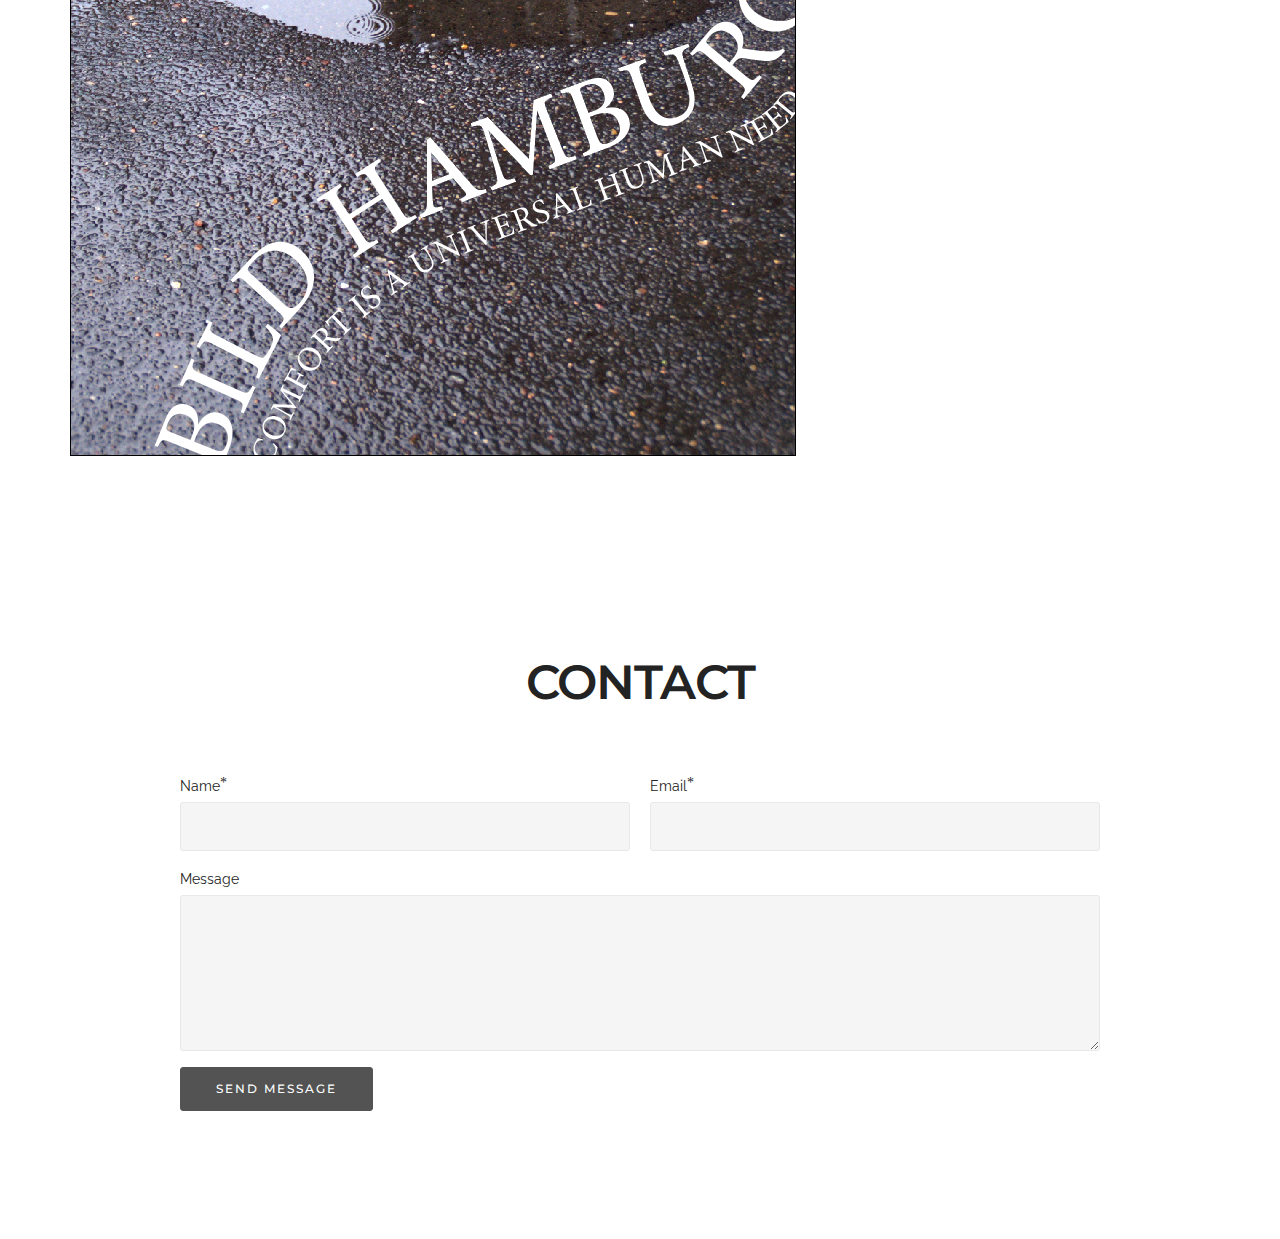
<file: work_1BA.html>
<!DOCTYPE html>
<html >
<head>
  <!-- Site made with Mobirise Website Builder v4.6.7, https://mobirise.com -->
  <meta charset="UTF-8">
  <meta http-equiv="X-UA-Compatible" content="IE=edge">
  <meta name="generator" content="Mobirise v4.6.7, mobirise.com">
  <meta name="viewport" content="width=device-width, initial-scale=1, minimum-scale=1">
  <link rel="shortcut icon" href="assets/images/logo.png" type="image/x-icon">
  <meta name="description" content="copyright, Siel Van Heukelom, Siel, Van Heukelom, work, 1 BA">
  <title>work_1BA</title>
  <link rel="stylesheet" href="https://fonts.googleapis.com/css?family=Lora:400,700,400italic,700italic&subset=latin">
  <link rel="stylesheet" href="https://fonts.googleapis.com/css?family=Raleway:100,100i,200,200i,300,300i,400,400i,500,500i,600,600i,700,700i,800,800i,900,900i">
  <link rel="stylesheet" href="https://fonts.googleapis.com/css?family=Montserrat:400,700">
  <link rel="stylesheet" href="assets/tether/tether.min.css">
  <link rel="stylesheet" href="assets/bootstrap/css/bootstrap.min.css">
  <link rel="stylesheet" href="assets/dropdown/css/style.css">
  <link rel="stylesheet" href="assets/theme/css/style.css">
  <link rel="stylesheet" href="assets/mobirise/css/mbr-additional.css" type="text/css">
  
  
  
</head>
<body>

<!-- Google Analytics -->
<!-- Global site tag (gtag.js) - Google Analytics -->
<script async src="https://www.googletagmanager.com/gtag/js?id=UA-117764650-1"></script>
<script>
  window.dataLayer = window.dataLayer || [];
  function gtag(){dataLayer.push(arguments);}
  gtag('js', new Date());

  gtag('config', 'UA-117764650-1');
</script>
<!-- /Google Analytics -->


  <section id="ext_menu-v" data-rv-view="390">

    <nav class="navbar navbar-dropdown transparent navbar-fixed-top bg-color">
        <div class="container">

            <div class="mbr-table">
                
                <div class="mbr-table-cell">

                    <button class="navbar-toggler pull-xs-right" type="button" data-toggle="collapse" data-target="#exCollapsingNavbar">
                        <div class="hamburger-icon"></div>
                    </button>

                    <ul class="nav-dropdown collapse pull-xs-right nav navbar-nav navbar-toggleable-xl" id="exCollapsingNavbar"><li class="nav-item"><a class="nav-link link" href="index.html#header1-t" aria-expanded="false">Home</a></li><li class="nav-item dropdown open"><a class="nav-link link dropdown-toggle" href="https://mobirise.com/" data-toggle="dropdown-submenu" aria-expanded="true">Work</a><div class="dropdown-menu"><div class="dropdown open"><a class="dropdown-item dropdown-toggle" href="https://mobirise.com/" aria-expanded="true" data-toggle="dropdown-submenu">3 BA</a><div class="dropdown-menu dropdown-submenu"><a class="dropdown-item" href="page3.html#slider-1f" aria-expanded="false">Oral B</a><a class="dropdown-item" href="page3.html#gallery1-1i" aria-expanded="false">About Publications</a></div></div><div class="dropdown"><a class="dropdown-item dropdown-toggle" href="work_2BA.html#gallery4-17" data-toggle="dropdown-submenu" aria-expanded="false">2 BA</a><div class="dropdown-menu dropdown-submenu"><a class="dropdown-item" href="work_2BA.html#gallery4-17">Istanbul Ekspres</a><a class="dropdown-item" href="work_2BA.html#slider-1b" aria-expanded="false">Dingbats</a><a class="dropdown-item" href="work_2BA.html#gallery1-1d" aria-expanded="false">Herbarium</a></div></div><div class="dropdown"><a class="dropdown-item dropdown-toggle" href="work_2BA.html#form1-18" data-toggle="dropdown-submenu" aria-expanded="false">1 BA</a><div class="dropdown-menu dropdown-submenu"><a class="dropdown-item" href="work_1BA.html#slider3-w">ABCDarium</a><a class="dropdown-item" href="work_1BA.html#msg-box5-x" aria-expanded="false">Grap van formaat</a><a class="dropdown-item" href="work_1BA.html#slider-y" aria-expanded="false">Music for churchcleaners</a><a class="dropdown-item" href="work_1BA.html#slider-12" aria-expanded="false">Bild Hamburg</a></div></div></div></li><li class="nav-item"><a class="nav-link link" href="work_1BA.html#form1-10" aria-expanded="false">Contact</a></li></ul>
                    <button hidden="" class="navbar-toggler navbar-close" type="button" data-toggle="collapse" data-target="#exCollapsingNavbar">
                        <div class="close-icon"></div>
                    </button>

                </div>
            </div>

        </div>
    </nav>

</section>

<section class="engine"><a href="https://mobirise.ws/g">create free website</a></section><section class="mbr-slider mbr-section mbr-section__container carousel slide mbr-section-nopadding mbr-after-navbar" data-ride="carousel" data-keyboard="false" data-wrap="true" data-pause="false" data-interval="false" id="slider3-w" data-rv-view="392" style="background-color: rgb(255, 255, 255);">
    <div class=" container boxed-slider" style="padding-top: 80px; padding-bottom: 120px;">
        <div>
            <div>
                
                <div class="carousel-inner" role="listbox">
                    <div class="mbr-section mbr-section-hero carousel-item dark center active" data-bg-video-slide="false">
                        <div class="mbr-table-cell">
                            
                            <div class="container-slide">
                                <img src="assets/images/dsc0272-2000x1328.jpg">
                                <div class="row">
                                    <div class="col-md-8 col-md-offset-2 text-xs-center">
                                        <h2 class="mbr-section-title display-1">ABCDarium</h2>
                                        <p class="mbr-section-lead lead"></p>

                                        
                                    </div>
                                </div>
                            </div>
                        </div>
                    </div><div class="mbr-section mbr-section-hero carousel-item dark center" data-bg-video-slide="false">
                        <div class="mbr-table-cell">
                            
                            <div class="container-slide">
                                <img src="assets/images/dsc0273kopie-2000x1328.jpg">
                                <div class="row">
                                    <div class="col-md-8 col-md-offset-2 text-xs-center">
                                        
                                        

                                        
                                    </div>
                                </div>
                            </div>
                        </div>
                    </div><div class="mbr-section mbr-section-hero carousel-item dark center" data-bg-video-slide="false">
                        <div class="mbr-table-cell">
                            
                            <div class="container-slide">
                                <img src="assets/images/dsc0274kopie-2000x1328.jpg">
                                <div class="row">
                                    <div class="col-md-8 col-md-offset-2 text-xs-center">
                                        
                                        

                                        
                                    </div>
                                </div>
                            </div>
                        </div>
                    </div><div class="mbr-section mbr-section-hero carousel-item dark center" data-bg-video-slide="false">
                        <div class="mbr-table-cell">
                            
                            <div class="container-slide">
                                <img src="assets/images/dsc0276kopie-2000x1327.jpg">
                                <div class="row">
                                    <div class="col-md-8 col-md-offset-2 text-xs-center">
                                        
                                        

                                        
                                    </div>
                                </div>
                            </div>
                        </div>
                    </div><div class="mbr-section mbr-section-hero carousel-item dark center" data-bg-video-slide="false">
                        <div class="mbr-table-cell">
                            
                            <div class="container-slide">
                                <img src="assets/images/dsc0277kopie-2000x1327.jpg">
                                <div class="row">
                                    <div class="col-md-8 col-md-offset-2 text-xs-center">
                                        
                                        

                                        
                                    </div>
                                </div>
                            </div>
                        </div>
                    </div><div class="mbr-section mbr-section-hero carousel-item dark center" data-bg-video-slide="false">
                        <div class="mbr-table-cell">
                            
                            <div class="container-slide">
                                <img src="assets/images/dsc0280kopie-2000x1328.jpg">
                                <div class="row">
                                    <div class="col-md-8 col-md-offset-2 text-xs-center">
                                        
                                        

                                        
                                    </div>
                                </div>
                            </div>
                        </div>
                    </div><div class="mbr-section mbr-section-hero carousel-item dark center" data-bg-video-slide="false">
                        <div class="mbr-table-cell">
                            
                            <div class="container-slide">
                                <img src="assets/images/dsc0282kopie-2000x1328.jpg">
                                <div class="row">
                                    <div class="col-md-8 col-md-offset-2 text-xs-center">
                                        
                                        

                                        
                                    </div>
                                </div>
                            </div>
                        </div>
                    </div><div class="mbr-section mbr-section-hero carousel-item dark center" data-bg-video-slide="false">
                        <div class="mbr-table-cell">
                            
                            <div class="container-slide">
                                <img src="assets/images/dsc0283kopie-2000x1328.jpg">
                                <div class="row">
                                    <div class="col-md-8 col-md-offset-2 text-xs-center">
                                        
                                        

                                        
                                    </div>
                                </div>
                            </div>
                        </div>
                    </div><div class="mbr-section mbr-section-hero carousel-item dark center" data-bg-video-slide="false">
                        <div class="mbr-table-cell">
                            
                            <div class="container-slide">
                                <img src="assets/images/dsc0284kopie-2000x1291.jpg">
                                <div class="row">
                                    <div class="col-md-8 col-md-offset-2 text-xs-center">
                                        
                                        

                                        
                                    </div>
                                </div>
                            </div>
                        </div>
                    </div><div class="mbr-section mbr-section-hero carousel-item dark center" data-bg-video-slide="false">
                        <div class="mbr-table-cell">
                            
                            <div class="container-slide">
                                <img src="assets/images/dsc0286kopie-2000x1328.jpg">
                                <div class="row">
                                    <div class="col-md-8 col-md-offset-2 text-xs-center">
                                        
                                        

                                        
                                    </div>
                                </div>
                            </div>
                        </div>
                    </div><div class="mbr-section mbr-section-hero carousel-item dark center" data-bg-video-slide="false">
                        <div class="mbr-table-cell">
                            
                            <div class="container-slide">
                                <img src="assets/images/dsc0289kopie-2000x1328.jpg">
                                <div class="row">
                                    <div class="col-md-8 col-md-offset-2 text-xs-center">
                                        
                                        

                                        
                                    </div>
                                </div>
                            </div>
                        </div>
                    </div><div class="mbr-section mbr-section-hero carousel-item dark center" data-bg-video-slide="false">
                        <div class="mbr-table-cell">
                            
                            <div class="container-slide">
                                <img src="assets/images/dsc0290kopie-2000x1328.jpg">
                                <div class="row">
                                    <div class="col-md-8 col-md-offset-2 text-xs-center">
                                        
                                        

                                        
                                    </div>
                                </div>
                            </div>
                        </div>
                    </div><div class="mbr-section mbr-section-hero carousel-item dark center" data-bg-video-slide="false">
                        <div class="mbr-table-cell">
                            
                            <div class="container-slide">
                                <img src="assets/images/dsc0291kopie-2000x1328.jpg">
                                <div class="row">
                                    <div class="col-md-8 col-md-offset-2 text-xs-center">
                                        
                                        

                                        
                                    </div>
                                </div>
                            </div>
                        </div>
                    </div><div class="mbr-section mbr-section-hero carousel-item dark center" data-bg-video-slide="false">
                        <div class="mbr-table-cell">
                            
                            <div class="container-slide">
                                <img src="assets/images/dsc0292kopie-2000x1328.jpg">
                                <div class="row">
                                    <div class="col-md-8 col-md-offset-2 text-xs-center">
                                        
                                        

                                        
                                    </div>
                                </div>
                            </div>
                        </div>
                    </div><div class="mbr-section mbr-section-hero carousel-item dark center" data-bg-video-slide="false">
                        <div class="mbr-table-cell">
                            
                            <div class="container-slide">
                                <img src="assets/images/dsc0295kopie-2000x1328.jpg">
                                <div class="row">
                                    <div class="col-md-8 col-md-offset-2 text-xs-center">
                                        
                                        

                                        
                                    </div>
                                </div>
                            </div>
                        </div>
                    </div>
                </div>

                <a data-app-prevent-settings="" class="left carousel-control" role="button" data-slide="prev" href="#slider3-w">
                    <span class="icon-prev" aria-hidden="true"></span>
                    <span class="sr-only">Previous</span>
                </a>
                <a data-app-prevent-settings="" class="right carousel-control" role="button" data-slide="next" href="#slider3-w">
                    <span class="icon-next" aria-hidden="true"></span>
                    <span class="sr-only">Next</span>
                </a>
            </div>
        </div>
    </div>
</section>

<section class="mbr-section" id="msg-box5-x" data-rv-view="440" style="background-color: rgb(239, 239, 239); padding-top: 80px; padding-bottom: 80px;">

    
    <div class="container">
        <div class="row">
            <div class="mbr-table-md-up">

              <div class="mbr-table-cell mbr-right-padding-md-up mbr-valign-top col-md-7 image-size" style="width: 50%;">
                  <div class="mbr-figure"><img src="assets/images/mop-1400x2033.jpg"></div>
              </div>

              


              <div class="mbr-table-cell col-md-5 text-xs-center text-md-left content-size">
                  <h3 class="mbr-section-title display-2">GRAP VAN FORMAAT</h3>
                  

                  
              </div>


              

            </div>
        </div>
    </div>

</section>

<section class="mbr-slider mbr-section mbr-section__container carousel slide mbr-section-nopadding" data-ride="carousel" data-keyboard="false" data-wrap="true" data-pause="false" data-interval="false" id="slider-y" data-rv-view="443" style="background-color: rgb(255, 255, 255);">
    <div class=" container boxed-slider" style="padding-top: 0px; padding-bottom: 0px;">
        <div>
            <div>
                
                <div class="carousel-inner" role="listbox">
                    <div class="mbr-section mbr-section-hero carousel-item dark center active" data-bg-video-slide="false">
                        <div class="mbr-table-cell">
                            
                            <div class="container-slide">
                                <img src="assets/images/dsc0299.jpg">
                                <div class="row">
                                    <div class="col-md-8 col-md-offset-2 text-xs-center">
                                        <h2 class="mbr-section-title display-1">MUSIC FOR CHURCHCLEANERS</h2>
                                        

                                        
                                    </div>
                                </div>
                            </div>
                        </div>
                    </div><div class="mbr-section mbr-section-hero carousel-item dark center" data-bg-video-slide="false">
                        <div class="mbr-table-cell">
                            
                            <div class="container-slide">
                                <img src="assets/images/dsc0296.jpg">
                                <div class="row">
                                    <div class="col-md-8 col-md-offset-2 text-xs-center">
                                        <h2 class="mbr-section-title display-1"></h2>
                                        <p class="mbr-section-lead lead"></p>

                                        
                                    </div>
                                </div>
                            </div>
                        </div>
                    </div><div class="mbr-section mbr-section-hero carousel-item dark center" data-bg-video-slide="false">
                        <div class="mbr-table-cell">
                            
                            <div class="container-slide">
                                <img src="assets/images/dsc0297kopie.jpg">
                                <div class="row">
                                    <div class="col-md-8 col-md-offset-2 text-xs-center">
                                        
                                        

                                        
                                    </div>
                                </div>
                            </div>
                        </div>
                    </div>
                </div>

                <a data-app-prevent-settings="" class="left carousel-control" role="button" data-slide="prev" href="#slider-y">
                    <span class="icon-prev" aria-hidden="true"></span>
                    <span class="sr-only">Previous</span>
                </a>
                <a data-app-prevent-settings="" class="right carousel-control" role="button" data-slide="next" href="#slider-y">
                    <span class="icon-next" aria-hidden="true"></span>
                    <span class="sr-only">Next</span>
                </a>
            </div>
        </div>
    </div>
</section>

<section class="mbr-slider mbr-section mbr-section__container carousel slide mbr-section-nopadding" data-ride="carousel" data-keyboard="false" data-wrap="true" data-pause="false" data-interval="false" id="slider-12" data-rv-view="455" style="background-color: rgb(255, 255, 255);">
    <div class=" container boxed-slider" style="padding-top: 80px; padding-bottom: 80px;">
        <div>
            <div>
                
                <div class="carousel-inner" role="listbox">
                    <div class="mbr-section mbr-section-hero carousel-item dark center active" data-bg-video-slide="false">
                        <div class="mbr-table-cell">
                            
                            <div class="container-slide">
                                <img src="assets/images/schermafbeelding-2017-04-27-om-22.31.26-5.png">
                                <div class="row">
                                    <div class="col-md-8 col-md-offset-2 text-xs-center">
                                        
                                        

                                        
                                    </div>
                                </div>
                            </div>
                        </div>
                    </div><div class="mbr-section mbr-section-hero carousel-item dark center" data-bg-video-slide="false">
                        <div class="mbr-table-cell">
                            
                            <div class="container-slide">
                                <img src="assets/images/schermafbeelding-2017-04-27-om-22.31.53-1.png">
                                <div class="row">
                                    <div class="col-md-8 col-md-offset-2 text-xs-center">
                                        
                                        

                                        
                                    </div>
                                </div>
                            </div>
                        </div>
                    </div><div class="mbr-section mbr-section-hero carousel-item dark center" data-bg-video-slide="false">
                        <div class="mbr-table-cell">
                            
                            <div class="container-slide">
                                <img src="assets/images/schermafbeelding-2017-04-27-om-22.32.20-1.png">
                                <div class="row">
                                    <div class="col-md-8 col-md-offset-2 text-xs-center">
                                        
                                        

                                        
                                    </div>
                                </div>
                            </div>
                        </div>
                    </div><div class="mbr-section mbr-section-hero carousel-item dark center" data-bg-video-slide="false">
                        <div class="mbr-table-cell">
                            
                            <div class="container-slide">
                                <img src="assets/images/schermafbeelding-2017-04-27-om-22.32.38-1.png">
                                <div class="row">
                                    <div class="col-md-8 col-md-offset-2 text-xs-center">
                                        
                                        

                                        
                                    </div>
                                </div>
                            </div>
                        </div>
                    </div><div class="mbr-section mbr-section-hero carousel-item dark center" data-bg-video-slide="false">
                        <div class="mbr-table-cell">
                            
                            <div class="container-slide">
                                <img src="assets/images/schermafbeelding-2017-04-27-om-22.32.50-1.png">
                                <div class="row">
                                    <div class="col-md-8 col-md-offset-2 text-xs-center">
                                        
                                        

                                        
                                    </div>
                                </div>
                            </div>
                        </div>
                    </div>
                </div>

                <a data-app-prevent-settings="" class="left carousel-control" role="button" data-slide="prev" href="#slider-12">
                    <span class="icon-prev" aria-hidden="true"></span>
                    <span class="sr-only">Previous</span>
                </a>
                <a data-app-prevent-settings="" class="right carousel-control" role="button" data-slide="next" href="#slider-12">
                    <span class="icon-next" aria-hidden="true"></span>
                    <span class="sr-only">Next</span>
                </a>
            </div>
        </div>
    </div>
</section>

<section class="mbr-section form1" id="form1-10" data-rv-view="473" style="background-color: rgb(255, 255, 255); padding-top: 120px; padding-bottom: 120px;">
    
    <div class="mbr-section mbr-section__container mbr-section__container--middle">
        <div class="container">
            <div class="row">
                <div class="col-xs-12 text-xs-center">
                    <h3 class="mbr-section-title display-2">CONTACT</h3>
                    
                </div>
            </div>
        </div>
    </div>
    <div class="mbr-section mbr-section-nopadding">
        <div class="container">
            <div class="row">
                <div class="col-xs-12 col-lg-10 col-lg-offset-1" data-form-type="formoid">


                    <div data-form-alert="true">
                        <div hidden="" data-form-alert-success="true" class="alert alert-form alert-success text-xs-center">Thanks for filling out form!</div>
                    </div>


                    <form action="https://mobirise.com/" method="post" data-form-title="CONTACT">

                        <input type="hidden" value="0Zh2BWyVPI+RSycep3P0WKhhUYcIj4G2Lxa1ein3FPM/PVUy5hyhwKtcEHkm77m9XCp7NsKkb6HENsqeE08PrYM7v2qyaT5ZGd2j+1A7UG+0F1FFKTmM58zs5RvzxNRg" data-form-email="true">

                        <div class="row row-sm-offset">

                            <div class="col-xs-12 col-md-6">
                                <div class="form-group">
                                    <label class="form-control-label" for="form1-10-name">Name<span class="form-asterisk">*</span></label>
                                    <input type="text" class="form-control" name="name" required="" data-form-field="Name" id="form1-10-name">
                                </div>
                            </div>

                            <div class="col-xs-12 col-md-6">
                                <div class="form-group">
                                    <label class="form-control-label" for="form1-10-email">Email<span class="form-asterisk">*</span></label>
                                    <input type="email" class="form-control" name="email" required="" data-form-field="Email" id="form1-10-email">
                                </div>
                            </div>

                            

                        </div>

                        <div class="form-group">
                            <label class="form-control-label" for="form1-10-message">Message</label>
                            <textarea class="form-control" name="message" rows="7" data-form-field="Message" id="form1-10-message"></textarea>
                        </div>

                        <div><button type="submit" class="btn btn-black">SEND MESSAGE</button></div>

                    </form>
                </div>
            </div>
        </div>
    </div>
</section>


  <script src="assets/web/assets/jquery/jquery.min.js"></script>
  <script src="assets/tether/tether.min.js"></script>
  <script src="assets/bootstrap/js/bootstrap.min.js"></script>
  <script src="assets/smooth-scroll/smooth-scroll.js"></script>
  <script src="assets/cookies-alert-plugin/cookies-alert-core.js"></script>
  <script src="assets/cookies-alert-plugin/cookies-alert-script.js"></script>
  <script src="assets/dropdown/js/script.min.js"></script>
  <script src="assets/touch-swipe/jquery.touch-swipe.min.js"></script>
  <script src="assets/bootstrap-carousel-swipe/bootstrap-carousel-swipe.js"></script>
  <script src="assets/theme/js/script.js"></script>
  <script src="assets/formoid/formoid.min.js"></script>
  
  
<input name="cookieData" type="hidden" data-cookie-text="We use cookies to give you the best experience. Read our <a href='privacy.html'>cookie policy</a>.">
  </body>
</html>
</file>
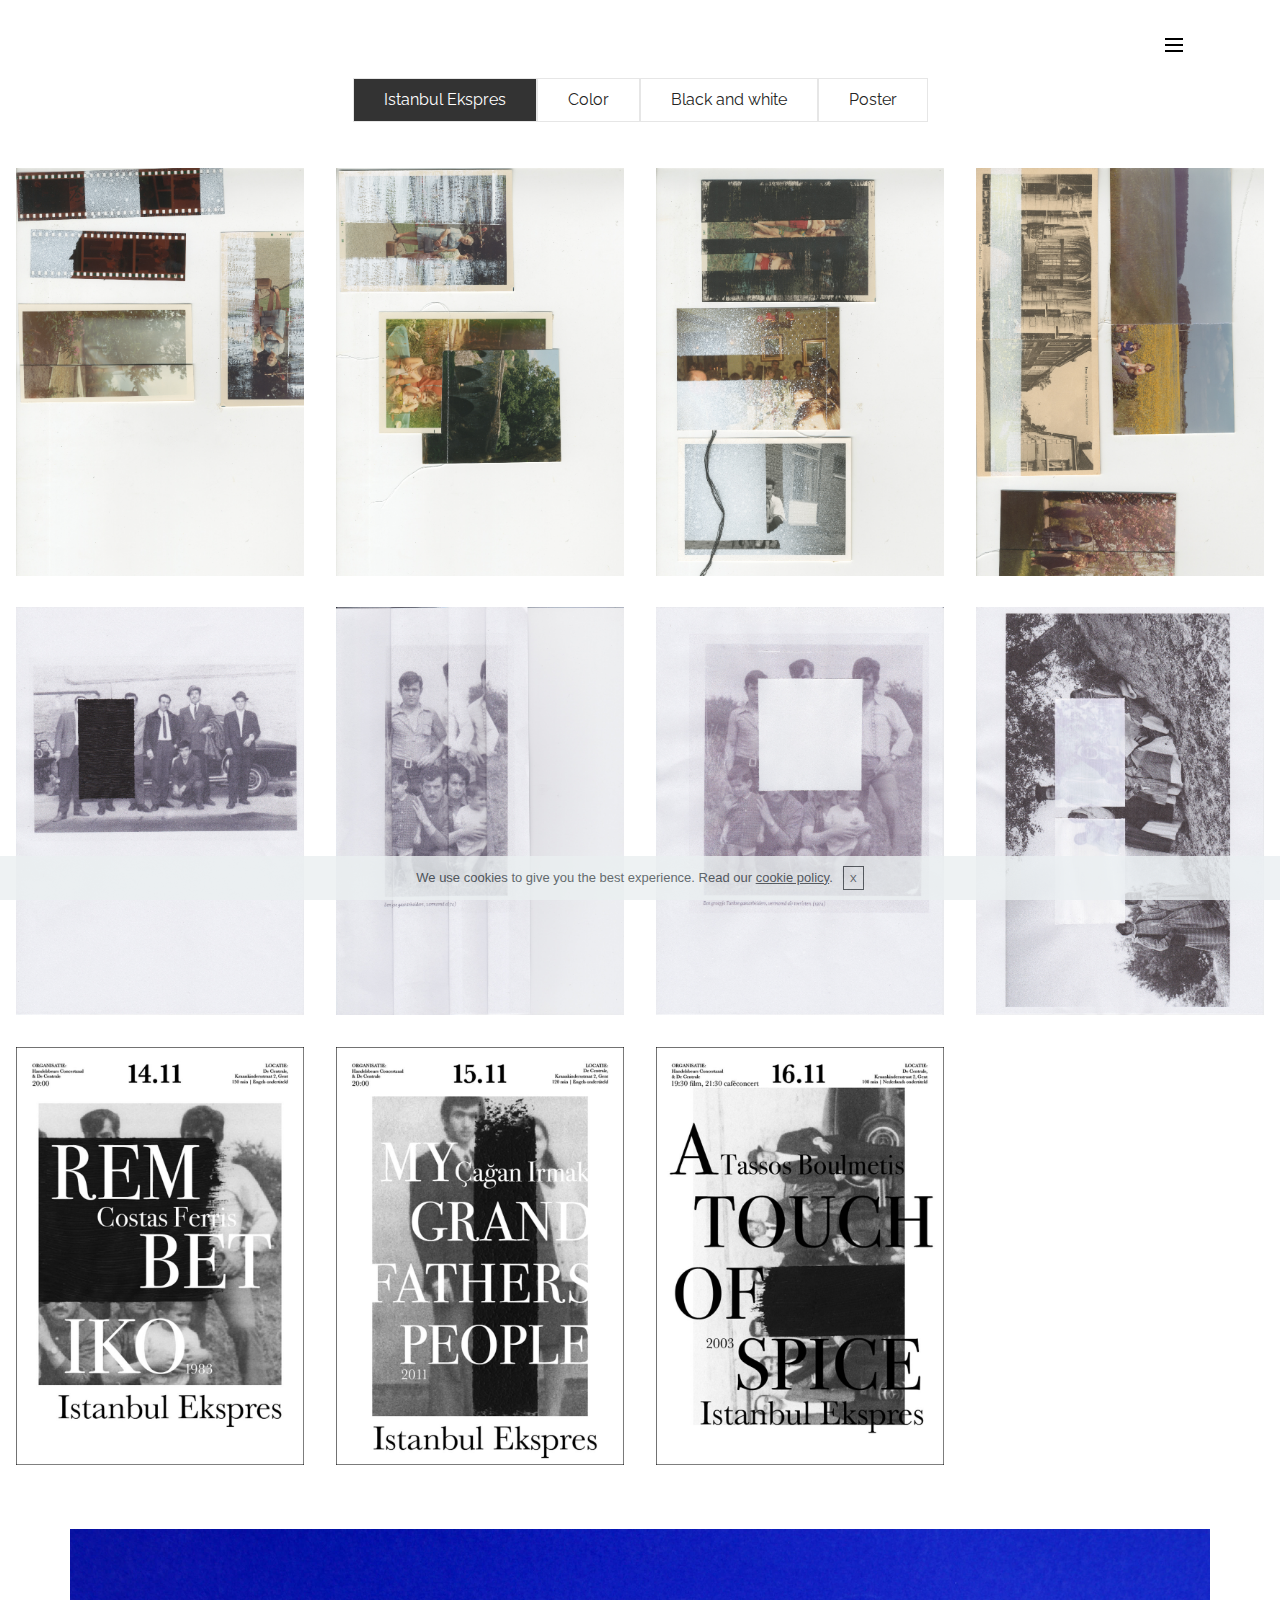
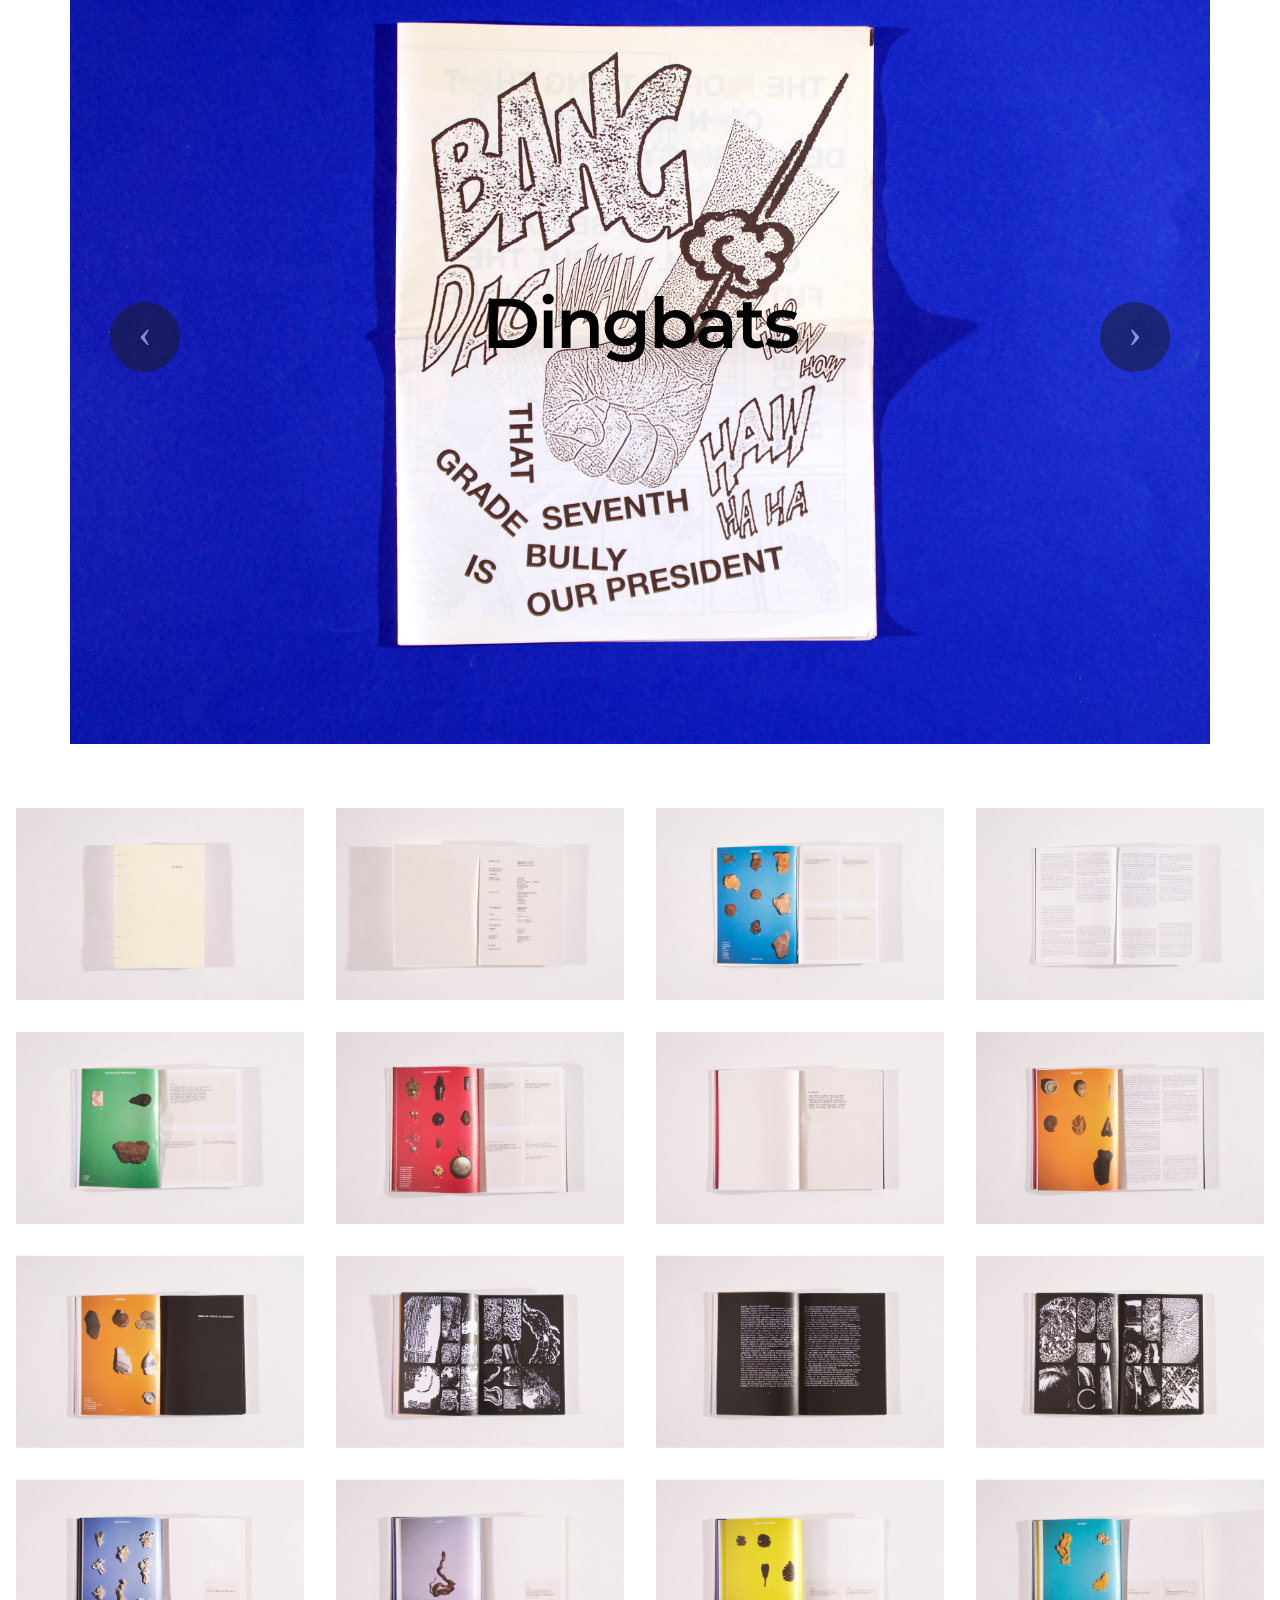
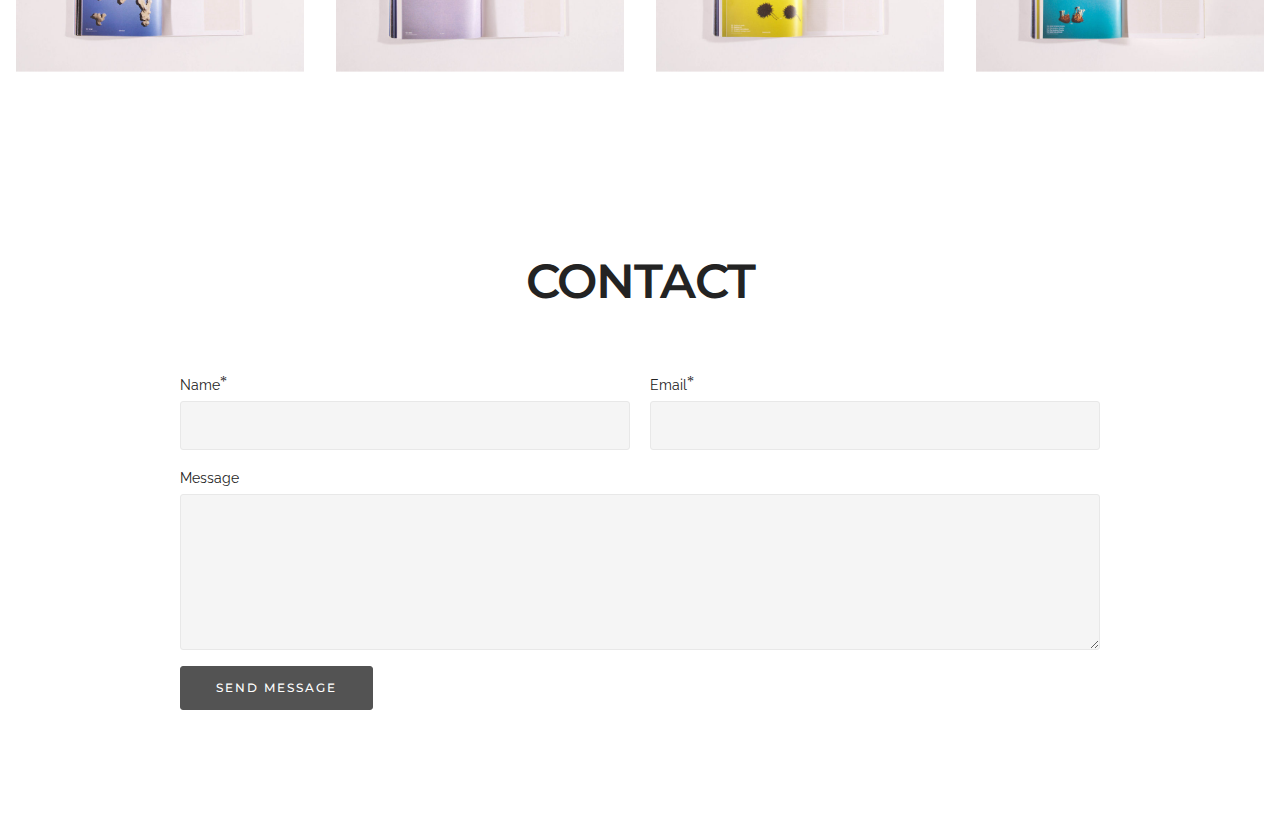
<file: work_2BA.html>
<!DOCTYPE html>
<html >
<head>
  <!-- Site made with Mobirise Website Builder v4.6.7, https://mobirise.com -->
  <meta charset="UTF-8">
  <meta http-equiv="X-UA-Compatible" content="IE=edge">
  <meta name="generator" content="Mobirise v4.6.7, mobirise.com">
  <meta name="viewport" content="width=device-width, initial-scale=1, minimum-scale=1">
  <link rel="shortcut icon" href="assets/images/logo.png" type="image/x-icon">
  <meta name="description" content="copyright, Siel Van Heukelom, Siel, Van Heukelom, work, 1 BA">
  <title>work_2BA</title>
  <link rel="stylesheet" href="https://fonts.googleapis.com/css?family=Montserrat:400,700">
  <link rel="stylesheet" href="https://fonts.googleapis.com/css?family=Raleway:100,100i,200,200i,300,300i,400,400i,500,500i,600,600i,700,700i,800,800i,900,900i">
  <link rel="stylesheet" href="assets/et-line-font-plugin/style.css">
  <link rel="stylesheet" href="https://fonts.googleapis.com/css?family=Lora:400,700,400italic,700italic&subset=latin">
  <link rel="stylesheet" href="assets/tether/tether.min.css">
  <link rel="stylesheet" href="assets/bootstrap/css/bootstrap.min.css">
  <link rel="stylesheet" href="assets/dropdown/css/style.css">
  <link rel="stylesheet" href="assets/theme/css/style.css">
  <link rel="stylesheet" href="assets/mobirise-gallery/style.css">
  <link rel="stylesheet" href="assets/mobirise/css/mbr-additional.css" type="text/css">
  
  
  
</head>
<body>

<!-- Google Analytics -->
<!-- Global site tag (gtag.js) - Google Analytics -->
<script async src="https://www.googletagmanager.com/gtag/js?id=UA-117764650-1"></script>
<script>
  window.dataLayer = window.dataLayer || [];
  function gtag(){dataLayer.push(arguments);}
  gtag('js', new Date());

  gtag('config', 'UA-117764650-1');
</script>
<!-- /Google Analytics -->


  <section id="ext_menu-16" data-rv-view="37">

    <nav class="navbar navbar-dropdown transparent navbar-fixed-top bg-color">
        <div class="container">

            <div class="mbr-table">
                
                <div class="mbr-table-cell">

                    <button class="navbar-toggler pull-xs-right" type="button" data-toggle="collapse" data-target="#exCollapsingNavbar">
                        <div class="hamburger-icon"></div>
                    </button>

                    <ul class="nav-dropdown collapse pull-xs-right nav navbar-nav navbar-toggleable-xl" id="exCollapsingNavbar"><li class="nav-item"><a class="nav-link link" href="index.html#header1-t" aria-expanded="false">Home</a></li><li class="nav-item dropdown open"><a class="nav-link link dropdown-toggle" href="https://mobirise.com/" data-toggle="dropdown-submenu" aria-expanded="true">Work</a><div class="dropdown-menu"><div class="dropdown open"><a class="dropdown-item dropdown-toggle" href="https://mobirise.com/" aria-expanded="true" data-toggle="dropdown-submenu">3 BA</a><div class="dropdown-menu dropdown-submenu"><a class="dropdown-item" href="page3.html#slider-1f" aria-expanded="false">Oral B</a><a class="dropdown-item" href="page3.html#gallery1-1i" aria-expanded="false">About Publications</a></div></div><div class="dropdown"><a class="dropdown-item dropdown-toggle" href="work_2BA.html#gallery4-17" data-toggle="dropdown-submenu" aria-expanded="false">2 BA</a><div class="dropdown-menu dropdown-submenu"><a class="dropdown-item" href="work_2BA.html#gallery4-17">Istanbul Ekspres</a><a class="dropdown-item" href="work_2BA.html#slider-1b" aria-expanded="false">Dingbats</a><a class="dropdown-item" href="work_2BA.html#gallery1-1d" aria-expanded="false">Herbarium</a></div></div><div class="dropdown"><a class="dropdown-item dropdown-toggle" href="work_2BA.html#form1-18" data-toggle="dropdown-submenu" aria-expanded="false">1 BA</a><div class="dropdown-menu dropdown-submenu"><a class="dropdown-item" href="work_1BA.html#slider3-w">ABCDarium</a><a class="dropdown-item" href="work_1BA.html#msg-box5-x" aria-expanded="false">Grap van formaat</a><a class="dropdown-item" href="work_1BA.html#slider-y" aria-expanded="false">Music for churchcleaners</a><a class="dropdown-item" href="work_1BA.html#slider-12" aria-expanded="false">Bild Hamburg</a></div></div></div></li><li class="nav-item"><a class="nav-link link" href="work_1BA.html#form1-10" aria-expanded="false">Contact</a></li></ul>
                    <button hidden="" class="navbar-toggler navbar-close" type="button" data-toggle="collapse" data-target="#exCollapsingNavbar">
                        <div class="close-icon"></div>
                    </button>

                </div>
            </div>

        </div>
    </nav>

</section>

<section class="engine"><a href="https://mobirise.ws/f">simple web creator</a></section><section class="mbr-gallery mbr-section mbr-section-nopadding mbr-slider-carousel mbr-after-navbar" data-filter="true" id="gallery4-17" data-rv-view="39" style="padding-top: 3rem; padding-bottom: 3rem;">
    <!-- Filter -->
    <div class="mbr-gallery-filter container gallery-filter-active">
        <ul>
            <li class="mbr-gallery-filter-all active">Istanbul Ekspres</li>
        </ul>
    </div>

    <!-- Gallery -->
    <div class="mbr-gallery-row">
        <div class=" mbr-gallery-layout-default">
            <div>
                <div>
                    <div class="mbr-gallery-item mbr-gallery-item__mobirise3 mbr-gallery-item--p1" data-video-url="false" data-tags="Color">
                        <div href="#lb-gallery4-17" data-slide-to="0" data-toggle="modal">
                            
                            

                            <img src="assets/images/scan-1-2000x2829-2000x2829-800x1132.png">
                            
                            <span class="icon-focus"></span>
                            
                        </div>
                    </div><div class="mbr-gallery-item mbr-gallery-item__mobirise3 mbr-gallery-item--p1" data-video-url="false" data-tags="Color">
                        <div href="#lb-gallery4-17" data-slide-to="1" data-toggle="modal">
                            
                            

                            <img src="assets/images/scan-2-2000x2829-2000x2829-800x1132.png">
                            
                            <span class="icon-focus"></span>
                            
                        </div>
                    </div><div class="mbr-gallery-item mbr-gallery-item__mobirise3 mbr-gallery-item--p1" data-video-url="false" data-tags="Color">
                        <div href="#lb-gallery4-17" data-slide-to="2" data-toggle="modal">
                            
                            

                            <img src="assets/images/scan-3-2000x2829-2000x2829-800x1132.png">
                            
                            <span class="icon-focus"></span>
                            
                        </div>
                    </div><div class="mbr-gallery-item mbr-gallery-item__mobirise3 mbr-gallery-item--p1" data-video-url="false" data-tags="Color">
                        <div href="#lb-gallery4-17" data-slide-to="3" data-toggle="modal">
                            
                            

                            <img src="assets/images/scan-4-2000x2829-2000x2829-800x1132.png">
                            
                            <span class="icon-focus"></span>
                            
                        </div>
                    </div><div class="mbr-gallery-item mbr-gallery-item__mobirise3 mbr-gallery-item--p1" data-video-url="false" data-tags="Black and white">
                        <div href="#lb-gallery4-17" data-slide-to="4" data-toggle="modal">
                            
                            

                            <img src="assets/images/scan-5-2000x2829-2000x2829-800x1132.png" alt="">
                            
                            <span class="icon-focus"></span>
                            
                        </div>
                    </div><div class="mbr-gallery-item mbr-gallery-item__mobirise3 mbr-gallery-item--p1" data-video-url="false" data-tags="Black and white">
                        <div href="#lb-gallery4-17" data-slide-to="5" data-toggle="modal">
                            
                            

                            <img src="assets/images/scan-7-2000x2829-2000x2829-800x1132.png">
                            
                            <span class="icon-focus"></span>
                            
                        </div>
                    </div><div class="mbr-gallery-item mbr-gallery-item__mobirise3 mbr-gallery-item--p1" data-video-url="false" data-tags="Black and white">
                        <div href="#lb-gallery4-17" data-slide-to="6" data-toggle="modal">
                            
                            

                            <img src="assets/images/scan-9-2000x2829-2000x2829-800x1132.png">
                            
                            <span class="icon-focus"></span>
                            
                        </div>
                    </div><div class="mbr-gallery-item mbr-gallery-item__mobirise3 mbr-gallery-item--p1" data-video-url="false" data-tags="Black and white">
                        <div href="#lb-gallery4-17" data-slide-to="7" data-toggle="modal">
                            
                            

                            <img src="assets/images/scan-12-2000x2829-2000x2829-800x1132.png">
                            
                            <span class="icon-focus"></span>
                            
                        </div>
                    </div><div class="mbr-gallery-item mbr-gallery-item__mobirise3 mbr-gallery-item--p1" data-video-url="false" data-tags="Poster">
                        <div href="#lb-gallery4-17" data-slide-to="8" data-toggle="modal">
                            
                            

                            <img src="assets/images/schermafbeelding-2017-04-12-om-2000x2900-800x1160.jpg" alt="">
                            
                            <span class="icon-focus"></span>
                            
                        </div>
                    </div><div class="mbr-gallery-item mbr-gallery-item__mobirise3 mbr-gallery-item--p1" data-video-url="false" data-tags="Poster">
                        <div href="#lb-gallery4-17" data-slide-to="9" data-toggle="modal">
                            
                            

                            <img src="assets/images/schermafbeelding-2017-04-12-om-2000x2905-800x1162.jpg">
                            
                            <span class="icon-focus"></span>
                            
                        </div>
                    </div><div class="mbr-gallery-item mbr-gallery-item__mobirise3 mbr-gallery-item--p1" data-video-url="false" data-tags="Poster">
                        <div href="#lb-gallery4-17" data-slide-to="10" data-toggle="modal">
                            
                            

                            <img src="assets/images/schermafbeelding-2017-04-12-om-1-2000x2900-800x1160.jpg">
                            
                            <span class="icon-focus"></span>
                            
                        </div>
                    </div>
                </div>
            </div>
            <div class="clearfix"></div>
        </div>
    </div>

    <!-- Lightbox -->
    <div data-app-prevent-settings="" class="mbr-slider modal fade carousel slide" tabindex="-1" data-keyboard="true" data-interval="false" id="lb-gallery4-17">
        <div class="modal-dialog">
            <div class="modal-content">
                <div class="modal-body">
                    <ol class="carousel-indicators">
                        <li data-app-prevent-settings="" data-target="#lb-gallery4-17" data-slide-to="0"></li><li data-app-prevent-settings="" data-target="#lb-gallery4-17" data-slide-to="1"></li><li data-app-prevent-settings="" data-target="#lb-gallery4-17" data-slide-to="2"></li><li data-app-prevent-settings="" data-target="#lb-gallery4-17" data-slide-to="3"></li><li data-app-prevent-settings="" data-target="#lb-gallery4-17" class=" active" data-slide-to="4"></li><li data-app-prevent-settings="" data-target="#lb-gallery4-17" data-slide-to="5"></li><li data-app-prevent-settings="" data-target="#lb-gallery4-17" data-slide-to="6"></li><li data-app-prevent-settings="" data-target="#lb-gallery4-17" data-slide-to="7"></li><li data-app-prevent-settings="" data-target="#lb-gallery4-17" data-slide-to="8"></li><li data-app-prevent-settings="" data-target="#lb-gallery4-17" data-slide-to="9"></li><li data-app-prevent-settings="" data-target="#lb-gallery4-17" data-slide-to="10"></li>
                    </ol>
                    <div class="carousel-inner">
                        <div class="carousel-item">
                            <img src="assets/images/scan-1-2000x2829-2000x2829.png">
                        </div><div class="carousel-item">
                            <img src="assets/images/scan-2-2000x2829-2000x2829.png">
                        </div><div class="carousel-item">
                            <img src="assets/images/scan-3-2000x2829-2000x2829.png">
                        </div><div class="carousel-item">
                            <img src="assets/images/scan-4-2000x2829-2000x2829.png">
                        </div><div class="carousel-item active">
                            <img src="assets/images/scan-5-2000x2829-2000x2829.png" alt="">
                        </div><div class="carousel-item">
                            <img src="assets/images/scan-7-2000x2829-2000x2829.png">
                        </div><div class="carousel-item">
                            <img src="assets/images/scan-9-2000x2829-2000x2829.png">
                        </div><div class="carousel-item">
                            <img src="assets/images/scan-12-2000x2829-2000x2829.png">
                        </div><div class="carousel-item">
                            <img src="assets/images/schermafbeelding-2017-04-12-om-2000x2900.jpg" alt="">
                        </div><div class="carousel-item">
                            <img src="assets/images/schermafbeelding-2017-04-12-om-2000x2905.jpg">
                        </div><div class="carousel-item">
                            <img src="assets/images/schermafbeelding-2017-04-12-om-1-2000x2900.jpg">
                        </div>
                    </div>
                    <a class="left carousel-control" role="button" data-slide="prev" href="#lb-gallery4-17">
                        <span class="icon-prev" aria-hidden="true"></span>
                        <span class="sr-only">Previous</span>
                    </a>
                    <a class="right carousel-control" role="button" data-slide="next" href="#lb-gallery4-17">
                        <span class="icon-next" aria-hidden="true"></span>
                        <span class="sr-only">Next</span>
                    </a>

                    <a class="close" href="#" role="button" data-dismiss="modal">
                        <span aria-hidden="true">×</span>
                        <span class="sr-only">Close</span>
                    </a>
                </div>
            </div>
        </div>
    </div>
</section>

<section class="mbr-slider mbr-section mbr-section__container carousel slide mbr-section-nopadding" data-ride="carousel" data-keyboard="false" data-wrap="true" data-pause="false" data-interval="false" id="slider-1b" data-rv-view="86" style="background-color: rgb(255, 255, 255);">
    <div class=" container boxed-slider" style="padding-top: 0px; padding-bottom: 0px;">
        <div>
            <div>
                
                <div class="carousel-inner" role="listbox">
                    <div class="mbr-section mbr-section-hero carousel-item dark center active" data-bg-video-slide="false">
                        <div class="mbr-table-cell">
                            
                            <div class="container-slide">
                                <img src="assets/images/krant-mobirise-5-van-5.jpg">
                                <div class="row">
                                    <div class="col-md-8 col-md-offset-2 text-xs-center">
                                        <h2 class="mbr-section-title display-1">Dingbats</h2>
                                        

                                        
                                    </div>
                                </div>
                            </div>
                        </div>
                    </div><div class="mbr-section mbr-section-hero carousel-item dark center" data-bg-video-slide="false">
                        <div class="mbr-table-cell">
                            
                            <div class="container-slide">
                                <img src="assets/images/krant-mobirise-1-van-8.jpg">
                                <div class="row">
                                    <div class="col-md-8 col-md-offset-2 text-xs-center">
                                        
                                        

                                        
                                    </div>
                                </div>
                            </div>
                        </div>
                    </div><div class="mbr-section mbr-section-hero carousel-item dark center" data-bg-video-slide="false">
                        <div class="mbr-table-cell">
                            
                            <div class="container-slide">
                                <img src="assets/images/krant-mobirise-2-van-8.jpg">
                                <div class="row">
                                    <div class="col-md-8 col-md-offset-2 text-xs-center">
                                        
                                        

                                        
                                    </div>
                                </div>
                            </div>
                        </div>
                    </div><div class="mbr-section mbr-section-hero carousel-item dark center" data-bg-video-slide="false">
                        <div class="mbr-table-cell">
                            
                            <div class="container-slide">
                                <img src="assets/images/krant-mobirise-3-van-8.jpg">
                                <div class="row">
                                    <div class="col-md-8 col-md-offset-2 text-xs-center">
                                        
                                        

                                        
                                    </div>
                                </div>
                            </div>
                        </div>
                    </div><div class="mbr-section mbr-section-hero carousel-item dark center" data-bg-video-slide="false">
                        <div class="mbr-table-cell">
                            
                            <div class="container-slide">
                                <img src="assets/images/krant-mobirise-4-van-8.jpg">
                                <div class="row">
                                    <div class="col-md-8 col-md-offset-2 text-xs-center">
                                        
                                        

                                        
                                    </div>
                                </div>
                            </div>
                        </div>
                    </div><div class="mbr-section mbr-section-hero carousel-item dark center" data-bg-video-slide="false">
                        <div class="mbr-table-cell">
                            
                            <div class="container-slide">
                                <img src="assets/images/krant-mobirise-5-van-8.jpg">
                                <div class="row">
                                    <div class="col-md-8 col-md-offset-2 text-xs-center">
                                        
                                        

                                        
                                    </div>
                                </div>
                            </div>
                        </div>
                    </div><div class="mbr-section mbr-section-hero carousel-item dark center" data-bg-video-slide="false">
                        <div class="mbr-table-cell">
                            
                            <div class="container-slide">
                                <img src="assets/images/krant-mobirise-6-van-8.jpg">
                                <div class="row">
                                    <div class="col-md-8 col-md-offset-2 text-xs-center">
                                        
                                        

                                        
                                    </div>
                                </div>
                            </div>
                        </div>
                    </div><div class="mbr-section mbr-section-hero carousel-item dark center" data-bg-video-slide="false">
                        <div class="mbr-table-cell">
                            
                            <div class="container-slide">
                                <img src="assets/images/krant-mobirise-7-van-8.jpg">
                                <div class="row">
                                    <div class="col-md-8 col-md-offset-2 text-xs-center">
                                        
                                        

                                        
                                    </div>
                                </div>
                            </div>
                        </div>
                    </div><div class="mbr-section mbr-section-hero carousel-item dark center" data-bg-video-slide="false">
                        <div class="mbr-table-cell">
                            
                            <div class="container-slide">
                                <img src="assets/images/krant-mobirise-8-van-8.jpg">
                                <div class="row">
                                    <div class="col-md-8 col-md-offset-2 text-xs-center">
                                        
                                        

                                        
                                    </div>
                                </div>
                            </div>
                        </div>
                    </div><div class="mbr-section mbr-section-hero carousel-item dark center" data-bg-video-slide="false">
                        <div class="mbr-table-cell">
                            
                            <div class="container-slide">
                                <img src="assets/images/krant-mobirise-1-van-5.jpg">
                                <div class="row">
                                    <div class="col-md-8 col-md-offset-2 text-xs-center">
                                        
                                        

                                        
                                    </div>
                                </div>
                            </div>
                        </div>
                    </div><div class="mbr-section mbr-section-hero carousel-item dark center" data-bg-video-slide="false">
                        <div class="mbr-table-cell">
                            
                            <div class="container-slide">
                                <img src="assets/images/krant-mobirise-2-van-5.jpg">
                                <div class="row">
                                    <div class="col-md-8 col-md-offset-2 text-xs-center">
                                        
                                        

                                        
                                    </div>
                                </div>
                            </div>
                        </div>
                    </div><div class="mbr-section mbr-section-hero carousel-item dark center" data-bg-video-slide="false">
                        <div class="mbr-table-cell">
                            
                            <div class="container-slide">
                                <img src="assets/images/krant-mobirise-3-van-5.jpg">
                                <div class="row">
                                    <div class="col-md-8 col-md-offset-2 text-xs-center">
                                        
                                        

                                        
                                    </div>
                                </div>
                            </div>
                        </div>
                    </div><div class="mbr-section mbr-section-hero carousel-item dark center" data-bg-video-slide="false">
                        <div class="mbr-table-cell">
                            
                            <div class="container-slide">
                                <img src="assets/images/krant-mobirise-4-van-5.jpg">
                                <div class="row">
                                    <div class="col-md-8 col-md-offset-2 text-xs-center">
                                        
                                        

                                        
                                    </div>
                                </div>
                            </div>
                        </div>
                    </div>
                </div>

                <a data-app-prevent-settings="" class="left carousel-control" role="button" data-slide="prev" href="#slider-1b">
                    <span class="icon-prev" aria-hidden="true"></span>
                    <span class="sr-only">Previous</span>
                </a>
                <a data-app-prevent-settings="" class="right carousel-control" role="button" data-slide="next" href="#slider-1b">
                    <span class="icon-next" aria-hidden="true"></span>
                    <span class="sr-only">Next</span>
                </a>
            </div>
        </div>
    </div>
</section>

<section class="mbr-gallery mbr-section mbr-section-nopadding mbr-slider-carousel" data-filter="false" id="gallery1-1d" data-rv-view="128" style="background-color: rgb(255, 255, 255); padding-top: 3rem; padding-bottom: 3rem;">
    <!-- Filter -->
    

    <!-- Gallery -->
    <div class="mbr-gallery-row">
        <div class=" mbr-gallery-layout-default">
            <div>
                <div>
                    <div class="mbr-gallery-item mbr-gallery-item__mobirise3 mbr-gallery-item--p1" data-video-url="false" data-tags="Awesome">
                        <div href="#lb-gallery1-1d" data-slide-to="0" data-toggle="modal">
                            
                            

                            <img src="assets/images/herbarium-1-van-16-800x533.jpg" alt="">
                            
                            <span class="icon-focus"></span>
                            
                        </div>
                    </div><div class="mbr-gallery-item mbr-gallery-item__mobirise3 mbr-gallery-item--p1" data-video-url="false" data-tags="Responsive">
                        <div href="#lb-gallery1-1d" data-slide-to="1" data-toggle="modal">
                            
                            

                            <img src="assets/images/herbarium-2-van-16-800x533.jpg" alt="">
                            
                            <span class="icon-focus"></span>
                            
                        </div>
                    </div><div class="mbr-gallery-item mbr-gallery-item__mobirise3 mbr-gallery-item--p1" data-video-url="false" data-tags="Creative">
                        <div href="#lb-gallery1-1d" data-slide-to="2" data-toggle="modal">
                            
                            

                            <img src="assets/images/herbarium-3-van-16-800x533.jpg" alt="">
                            
                            <span class="icon-focus"></span>
                            
                        </div>
                    </div><div class="mbr-gallery-item mbr-gallery-item__mobirise3 mbr-gallery-item--p1" data-video-url="false" data-tags="Animated">
                        <div href="#lb-gallery1-1d" data-slide-to="3" data-toggle="modal">
                            
                            

                            <img src="assets/images/herbarium-4-van-16-800x533.jpg" alt="">
                            
                            <span class="icon-focus"></span>
                            
                        </div>
                    </div><div class="mbr-gallery-item mbr-gallery-item__mobirise3 mbr-gallery-item--p1" data-video-url="false" data-tags="Responsive">
                        <div href="#lb-gallery1-1d" data-slide-to="4" data-toggle="modal">
                            
                            

                            <img src="assets/images/herbarium-5-van-16-800x533.jpg" alt="">
                            
                            <span class="icon-focus"></span>
                            
                        </div>
                    </div><div class="mbr-gallery-item mbr-gallery-item__mobirise3 mbr-gallery-item--p1" data-video-url="false" data-tags="Awesome">
                        <div href="#lb-gallery1-1d" data-slide-to="5" data-toggle="modal">
                            
                            

                            <img src="assets/images/herbarium-6-van-16-800x533.jpg" alt="">
                            
                            <span class="icon-focus"></span>
                            
                        </div>
                    </div><div class="mbr-gallery-item mbr-gallery-item__mobirise3 mbr-gallery-item--p1" data-video-url="false" data-tags="Beautiful">
                        <div href="#lb-gallery1-1d" data-slide-to="6" data-toggle="modal">
                            
                            

                            <img src="assets/images/herbarium-7-van-16-800x533.jpg" alt="">
                            
                            <span class="icon-focus"></span>
                            
                        </div>
                    </div><div class="mbr-gallery-item mbr-gallery-item__mobirise3 mbr-gallery-item--p1" data-video-url="false" data-tags="Animated">
                        <div href="#lb-gallery1-1d" data-slide-to="7" data-toggle="modal">
                            
                            

                            <img src="assets/images/herbarium-8-van-16-800x533.jpg" alt="">
                            
                            <span class="icon-focus"></span>
                            
                        </div>
                    </div><div class="mbr-gallery-item mbr-gallery-item__mobirise3 mbr-gallery-item--p1" data-video-url="false" data-tags="Animated">
                        <div href="#lb-gallery1-1d" data-slide-to="8" data-toggle="modal">
                            
                            

                            <img src="assets/images/herbarium-9-van-16-800x533.jpg" alt="">
                            
                            <span class="icon-focus"></span>
                            
                        </div>
                    </div><div class="mbr-gallery-item mbr-gallery-item__mobirise3 mbr-gallery-item--p1" data-video-url="false" data-tags="Animated">
                        <div href="#lb-gallery1-1d" data-slide-to="9" data-toggle="modal">
                            
                            

                            <img src="assets/images/herbarium-10-van-16-800x533.jpg" alt="">
                            
                            <span class="icon-focus"></span>
                            
                        </div>
                    </div><div class="mbr-gallery-item mbr-gallery-item__mobirise3 mbr-gallery-item--p1" data-video-url="false" data-tags="Animated">
                        <div href="#lb-gallery1-1d" data-slide-to="10" data-toggle="modal">
                            
                            

                            <img src="assets/images/herbarium-11-van-16-800x533.jpg" alt="">
                            
                            <span class="icon-focus"></span>
                            
                        </div>
                    </div><div class="mbr-gallery-item mbr-gallery-item__mobirise3 mbr-gallery-item--p1" data-video-url="false" data-tags="Animated">
                        <div href="#lb-gallery1-1d" data-slide-to="11" data-toggle="modal">
                            
                            

                            <img src="assets/images/herbarium-12-van-16-800x533.jpg" alt="">
                            
                            <span class="icon-focus"></span>
                            
                        </div>
                    </div><div class="mbr-gallery-item mbr-gallery-item__mobirise3 mbr-gallery-item--p1" data-video-url="false" data-tags="Animated">
                        <div href="#lb-gallery1-1d" data-slide-to="12" data-toggle="modal">
                            
                            

                            <img src="assets/images/herbarium-13-van-16-800x533.jpg" alt="">
                            
                            <span class="icon-focus"></span>
                            
                        </div>
                    </div><div class="mbr-gallery-item mbr-gallery-item__mobirise3 mbr-gallery-item--p1" data-video-url="false" data-tags="Animated">
                        <div href="#lb-gallery1-1d" data-slide-to="13" data-toggle="modal">
                            
                            

                            <img src="assets/images/herbarium-14-van-16-800x533.jpg" alt="">
                            
                            <span class="icon-focus"></span>
                            
                        </div>
                    </div><div class="mbr-gallery-item mbr-gallery-item__mobirise3 mbr-gallery-item--p1" data-video-url="false" data-tags="Animated">
                        <div href="#lb-gallery1-1d" data-slide-to="14" data-toggle="modal">
                            
                            

                            <img src="assets/images/herbarium-15-van-16-800x533.jpg" alt="">
                            
                            <span class="icon-focus"></span>
                            
                        </div>
                    </div><div class="mbr-gallery-item mbr-gallery-item__mobirise3 mbr-gallery-item--p1" data-video-url="false" data-tags="">
                        <div href="#lb-gallery1-1d" data-slide-to="15" data-toggle="modal">
                            
                            

                            <img src="assets/images/herbarium-16-van-16-800x533.jpg" alt="">
                            
                            <span class="icon-focus"></span>
                            
                        </div>
                    </div>
                </div>
            </div>
            <div class="clearfix"></div>
        </div>
    </div>

    <!-- Lightbox -->
    <div data-app-prevent-settings="" class="mbr-slider modal fade carousel slide" tabindex="-1" data-keyboard="true" data-interval="false" id="lb-gallery1-1d">
        <div class="modal-dialog">
            <div class="modal-content">
                <div class="modal-body">
                    
                    <div class="carousel-inner">
                        <div class="carousel-item">
                            <img src="assets/images/herbarium-1-van-16.jpg" alt="">
                        </div><div class="carousel-item">
                            <img src="assets/images/herbarium-2-van-16.jpg" alt="">
                        </div><div class="carousel-item">
                            <img src="assets/images/herbarium-3-van-16.jpg" alt="">
                        </div><div class="carousel-item">
                            <img src="assets/images/herbarium-4-van-16.jpg" alt="">
                        </div><div class="carousel-item">
                            <img src="assets/images/herbarium-5-van-16.jpg" alt="">
                        </div><div class="carousel-item">
                            <img src="assets/images/herbarium-6-van-16.jpg" alt="">
                        </div><div class="carousel-item">
                            <img src="assets/images/herbarium-7-van-16.jpg" alt="">
                        </div><div class="carousel-item">
                            <img src="assets/images/herbarium-8-van-16.jpg" alt="">
                        </div><div class="carousel-item">
                            <img src="assets/images/herbarium-9-van-16.jpg" alt="">
                        </div><div class="carousel-item">
                            <img src="assets/images/herbarium-10-van-16.jpg" alt="">
                        </div><div class="carousel-item">
                            <img src="assets/images/herbarium-11-van-16.jpg" alt="">
                        </div><div class="carousel-item">
                            <img src="assets/images/herbarium-12-van-16.jpg" alt="">
                        </div><div class="carousel-item">
                            <img src="assets/images/herbarium-13-van-16.jpg" alt="">
                        </div><div class="carousel-item">
                            <img src="assets/images/herbarium-14-van-16.jpg" alt="">
                        </div><div class="carousel-item">
                            <img src="assets/images/herbarium-15-van-16.jpg" alt="">
                        </div><div class="carousel-item active">
                            <img src="assets/images/herbarium-16-van-16.jpg" alt="">
                        </div>
                    </div>
                    <a class="left carousel-control" role="button" data-slide="prev" href="#lb-gallery1-1d">
                        <span class="icon-prev" aria-hidden="true"></span>
                        <span class="sr-only">Previous</span>
                    </a>
                    <a class="right carousel-control" role="button" data-slide="next" href="#lb-gallery1-1d">
                        <span class="icon-next" aria-hidden="true"></span>
                        <span class="sr-only">Next</span>
                    </a>

                    <a class="close" href="#" role="button" data-dismiss="modal">
                        <span aria-hidden="true">×</span>
                        <span class="sr-only">Close</span>
                    </a>
                </div>
            </div>
        </div>
    </div>
</section>

<section class="mbr-section form1" id="form1-18" data-rv-view="195" style="background-color: rgb(255, 255, 255); padding-top: 120px; padding-bottom: 120px;">
    
    <div class="mbr-section mbr-section__container mbr-section__container--middle">
        <div class="container">
            <div class="row">
                <div class="col-xs-12 text-xs-center">
                    <h3 class="mbr-section-title display-2">CONTACT</h3>
                    
                </div>
            </div>
        </div>
    </div>
    <div class="mbr-section mbr-section-nopadding">
        <div class="container">
            <div class="row">
                <div class="col-xs-12 col-lg-10 col-lg-offset-1" data-form-type="formoid">


                    <div data-form-alert="true">
                        <div hidden="" data-form-alert-success="true" class="alert alert-form alert-success text-xs-center">Thanks for filling out form!</div>
                    </div>


                    <form action="https://mobirise.com/" method="post" data-form-title="CONTACT">

                        <input type="hidden" value="qaRswWBfXUpd2g59JEEHDPHSVzXTD/2yCKWwDXhkrbmCJZ2hvaulSq8uiJBzdP41kmSapegylIvfeUbelHkLLgFCl3ZiExntivXx+rR005MORIOkidM9fmU6VPu2IcbG" data-form-email="true">

                        <div class="row row-sm-offset">

                            <div class="col-xs-12 col-md-6">
                                <div class="form-group">
                                    <label class="form-control-label" for="form1-18-name">Name<span class="form-asterisk">*</span></label>
                                    <input type="text" class="form-control" name="name" required="" data-form-field="Name" id="form1-18-name">
                                </div>
                            </div>

                            <div class="col-xs-12 col-md-6">
                                <div class="form-group">
                                    <label class="form-control-label" for="form1-18-email">Email<span class="form-asterisk">*</span></label>
                                    <input type="email" class="form-control" name="email" required="" data-form-field="Email" id="form1-18-email">
                                </div>
                            </div>

                            

                        </div>

                        <div class="form-group">
                            <label class="form-control-label" for="form1-18-message">Message</label>
                            <textarea class="form-control" name="message" rows="7" data-form-field="Message" id="form1-18-message"></textarea>
                        </div>

                        <div><button type="submit" class="btn btn-black">SEND MESSAGE</button></div>

                    </form>
                </div>
            </div>
        </div>
    </div>
</section>


  <script src="assets/web/assets/jquery/jquery.min.js"></script>
  <script src="assets/tether/tether.min.js"></script>
  <script src="assets/bootstrap/js/bootstrap.min.js"></script>
  <script src="assets/smooth-scroll/smooth-scroll.js"></script>
  <script src="assets/cookies-alert-plugin/cookies-alert-core.js"></script>
  <script src="assets/cookies-alert-plugin/cookies-alert-script.js"></script>
  <script src="assets/dropdown/js/script.min.js"></script>
  <script src="assets/touch-swipe/jquery.touch-swipe.min.js"></script>
  <script src="assets/masonry/masonry.pkgd.min.js"></script>
  <script src="assets/imagesloaded/imagesloaded.pkgd.min.js"></script>
  <script src="assets/bootstrap-carousel-swipe/bootstrap-carousel-swipe.js"></script>
  <script src="assets/theme/js/script.js"></script>
  <script src="assets/mobirise-gallery/player.min.js"></script>
  <script src="assets/mobirise-gallery/script.js"></script>
  <script src="assets/formoid/formoid.min.js"></script>
  
  
<input name="cookieData" type="hidden" data-cookie-text="We use cookies to give you the best experience. Read our <a href='privacy.html'>cookie policy</a>.">
  </body>
</html>
</file>
<file: assets/dropdown/css/style.css>
.navbar-dropdown {
  left: 0;
  padding: 0;
  position: absolute;
  right: 0;
  top: 0;
  transition: all 0.45s ease;
  z-index: 1030; }
  .navbar-dropdown .navbar-brand {
    float: none;
    font-size: 0;
    padding: 1.25rem 0;
    position: relative;
    transition: padding 0.25s ease;
    white-space: nowrap; }
    .navbar-dropdown .navbar-brand::before {
      content: "";
      display: inline-block;
      height: 100%;
      vertical-align: middle; }
  .navbar-dropdown .navbar-logo,
  .navbar-dropdown .navbar-caption {
    display: inline-block;
    vertical-align: middle; }
  .navbar-dropdown .navbar-logo {
    margin-right: 0.8rem;
    transition: margin 0.3s ease-in-out; }
    .navbar-dropdown .navbar-logo img {
      height: 3.125rem;
      transition: all 0.3s ease-in-out; }
  .navbar-dropdown .mbr-table-cell {
    height: 5.625rem; }
  .navbar-dropdown .navbar-caption {
    font-family: "Montserrat";
    font-size: 1rem;
    font-weight: 700;
    white-space: normal; }
    .navbar-dropdown .navbar-caption, .navbar-dropdown .navbar-caption:hover {
      color: inherit;
      text-decoration: none; }
  .navbar-dropdown.navbar-fixed-top {
    position: fixed; }
  .navbar-dropdown.bg-color.transparent {
    background: none !important; }
  .navbar-dropdown.navbar-short .navbar-brand {
    padding: 0.625rem 0; }
  .navbar-dropdown.navbar-short .navbar-logo {
    margin-right: 0.5rem; }
    .navbar-dropdown.navbar-short .navbar-logo img {
      height: 2.375rem; }
  .navbar-dropdown.navbar-short .mbr-table-cell {
    height: 3.625rem; }
  .navbar-dropdown .navbar-close {
    left: 0.6875rem;
    position: fixed;
    top: 0.75rem;
    z-index: 1000; }
  .navbar-dropdown.opened {
    background: none !important; }
    .navbar-dropdown.opened .navbar-brand,
    .navbar-dropdown.opened .navbar-toggler {
      display: none; }
  .navbar-dropdown .hamburger-icon {
    content: "";
    width: 16px;
    -webkit-box-shadow: 0 -6px 0 1px,0 0 0 1px,0 6px 0 1px;
    -moz-box-shadow: 0 -6px 0 1px,0 0 0 1px,0 6px 0 1px;
    box-shadow: 0 -6px 0 1px,0 0 0 1px,0 6px 0 1px; }
  .navbar-dropdown .close-icon {
    position: relative;
    width: 21px;
    height: 21px;
    overflow: hidden; }
    .navbar-dropdown .close-icon::before, .navbar-dropdown .close-icon::after {
      content: '';
      position: absolute;
      height: 2px;
      width: 100%;
      top: 50%;
      left: 0;
      margin-top: -1px; }
    .navbar-dropdown .close-icon::before {
      transform: rotate(45deg);
      -ms-transform: rotate(45deg);
      -webkit-transform: rotate(45deg); }
    .navbar-dropdown .close-icon::after {
      transform: rotate(-45deg);
      -ms-transform: rotate(-45deg);
      -webkit-transform: rotate(-45deg); }

.dropdown-menu .dropdown-toggle[data-toggle="dropdown-submenu"]::after {
  border-bottom: 0.35em solid transparent;
  border-left: 0.35em solid;
  border-right: 0;
  border-top: 0.35em solid transparent;
  margin-left: 0.3rem; }

.dropdown-menu .dropdown-item:focus {
  outline: 0; }

.nav-dropdown {
  display: table !important;
  font-family: "Montserrat";
  font-size: 0.75rem;
  font-weight: 700;
  height: auto !important; }
  .nav-dropdown .nav-item {
    display: table-cell;
    float: none;
    vertical-align: middle; }
  .nav-dropdown .nav-btn {
    padding-left: 1rem; }
  .nav-dropdown .link {
    margin: 1.667em;
    padding: 0;
    transition: color .2s ease-in-out; }
    .nav-dropdown .link.dropdown-toggle {
      margin-right: 2.583em; }
      .nav-dropdown .link.dropdown-toggle::after {
        margin-left: .25rem;
        border-top: 0.35em solid;
        border-right: 0.35em solid transparent;
        border-left: 0.35em solid transparent;
        border-bottom: 0; }
      .nav-dropdown .link.dropdown-toggle::after {
        display: block;
        margin-top: -0.1667em;
        position: absolute;
        right: 1.3333em;
        top: 50%; }
      .nav-dropdown .link.dropdown-toggle[aria-expanded="true"] {
        margin: 0;
        padding: 1.667em 2.583em 1.667em 1.667em; }
  .nav-dropdown .link::after,
  .nav-dropdown .dropdown-item::after {
    color: inherit; }
  .nav-dropdown .btn {
    font-size: 0.75rem;
    font-weight: 700;
    letter-spacing: 0;
    margin-bottom: 0;
    padding-left: 1.25rem;
    padding-right: 1.25rem; }
  .nav-dropdown .dropdown-menu {
    border-radius: 0;
    border: 0;
    left: 0;
    margin: 0;
    padding-bottom: 1.25rem;
    padding-top: 1.25rem; }
  .nav-dropdown .dropdown-submenu {
    left: 100%;
    margin-left: 0.125rem;
    margin-top: -1.25rem;
    top: 0; }
  .nav-dropdown .dropdown-item {
    font-size: 0.8125rem;
    font-weight: 500;
    line-height: 2;
    padding: 0.3846em 4.615em 0.3846em 1.5385em;
    position: relative;
    transition: color .2s ease-in-out, background-color .2s ease-in-out; }
    .nav-dropdown .dropdown-item::after {
      margin-top: -0.3077em;
      position: absolute;
      right: 1.1538em;
      top: 50%; }
    .nav-dropdown .dropdown-item:focus, .nav-dropdown .dropdown-item:hover {
      background: none; }

@media (max-width: 767px) {
  .nav-dropdown.navbar-toggleable-sm {
    bottom: 0;
    display: none;
    left: 0;
    overflow-x: hidden;
    position: fixed;
    top: 0;
    transform: translateX(-100%);
    -ms-transform: translateX(-100%);
    -webkit-transform: translateX(-100%);
    width: 18.75rem;
    z-index: 999; } }
.nav-dropdown.navbar-toggleable-xl {
  bottom: 0;
  display: none;
  left: 0;
  overflow-x: hidden;
  position: fixed;
  top: 0;
  transform: translateX(-100%);
  -ms-transform: translateX(-100%);
  -webkit-transform: translateX(-100%);
  width: 18.75rem;
  z-index: 999; }

.nav-dropdown-sm {
  display: block !important;
  overflow-x: hidden;
  overflow: auto;
  padding-top: 3.875rem; }
  .nav-dropdown-sm::after {
    content: "";
    display: block;
    height: 3rem;
    width: 100%; }
  .nav-dropdown-sm.collapse.in ~ .navbar-close {
    display: block !important; }
  .nav-dropdown-sm.collapsing, .nav-dropdown-sm.collapse.in {
    transform: translateX(0);
    -ms-transform: translateX(0);
    -webkit-transform: translateX(0);
    transition: all 0.25s ease-out;
    -webkit-transition: all 0.25s ease-out; }
  .nav-dropdown-sm.collapsing[aria-expanded="false"] {
    transform: translateX(-100%);
    -ms-transform: translateX(-100%);
    -webkit-transform: translateX(-100%); }
  .nav-dropdown-sm .nav-item {
    display: block;
    margin-left: 0 !important;
    padding-left: 0; }
  .nav-dropdown-sm .link,
  .nav-dropdown-sm .dropdown-item {
    border-top: 1px dotted rgba(255, 255, 255, 0.1);
    font-size: 0.8125rem;
    line-height: 1.6;
    margin: 0 !important;
    padding: 0.875rem 2.4rem 0.875rem 1.5625rem !important;
    position: relative;
    white-space: normal; }
    .nav-dropdown-sm .link:focus, .nav-dropdown-sm .link:hover,
    .nav-dropdown-sm .dropdown-item:focus,
    .nav-dropdown-sm .dropdown-item:hover {
      background: rgba(0, 0, 0, 0.2) !important; }
  .nav-dropdown-sm .nav-btn {
    position: relative;
    padding: 1.5625rem 1.5625rem 0 1.5625rem; }
    .nav-dropdown-sm .nav-btn::before {
      border-top: 1px dotted rgba(255, 255, 255, 0.1);
      content: "";
      left: 0;
      position: absolute;
      top: 0;
      width: 100%; }
    .nav-dropdown-sm .nav-btn + .nav-btn {
      padding-top: 0.625rem; }
      .nav-dropdown-sm .nav-btn + .nav-btn::before {
        display: none; }
  .nav-dropdown-sm .btn {
    padding: 0.625rem 0; }
  .nav-dropdown-sm .dropdown-toggle::after {
    position: absolute;
    right: 1.25rem;
    top: 50%;
    margin-top: -0.154em; }
  .nav-dropdown-sm .dropdown-toggle[data-toggle="dropdown-submenu"]::after {
    margin-left: .25rem;
    border-top: 0.35em solid;
    border-right: 0.35em solid transparent;
    border-left: 0.35em solid transparent;
    border-bottom: 0; }
  .nav-dropdown-sm .dropdown-toggle[data-toggle="dropdown-submenu"][aria-expanded="true"]::after {
    border-top: 0;
    border-right: 0.35em solid transparent;
    border-left: 0.35em solid transparent;
    border-bottom: 0.35em solid; }
  .nav-dropdown-sm .dropdown-menu {
    margin: 0;
    padding: 0;
    position: relative;
    top: 0;
    left: 0;
    width: 100%;
    border: 0;
    float: none;
    border-radius: 0;
    background: none; }

.is-builder .nav-dropdown.collapsing {
  transition: none !important; }

/*# sourceMappingURL=style.css.map */
</file>
<file: assets/mobirise/css/mbr-additional.css>
@import url(https://fonts.googleapis.com/css?family=Montserrat:400,700);
@import url(https://fonts.googleapis.com/css?family=Lora:400,700);
@import url(https://fonts.googleapis.com/css?family=Raleway:400,300,700);



body,
input,
textarea,
.mbr-company .list-group-text {
  font-family: 'Raleway', sans-serif;
}
.mbr-footer-content li,
.mbr-footer .mbr-contacts li {
  font-family: 'Raleway', sans-serif;
}
.btn,
.alert,
h1,
h2,
h3,
h4,
h5,
h6,
.h1,
.h2,
.h3,
.h4,
.h5,
.h6,
.display-1,
.display-2,
.display-3,
.display-4,
.mbr-figure .mbr-figure-caption,
.mbr-gallery-title,
.mbr-map [data-state-details],
.mbr-price {
  font-family: 'Montserrat', sans-serif;
}
.mbr-footer-content h1,
.mbr-footer .mbr-contacts h1,
.mbr-footer-content h2,
.mbr-footer .mbr-contacts h2,
.mbr-footer-content h3,
.mbr-footer .mbr-contacts h3,
.mbr-footer-content h4,
.mbr-footer .mbr-contacts h4,
.mbr-footer-content p strong,
.mbr-footer .mbr-contacts p strong,
.mbr-footer-content strong,
.mbr-footer .mbr-contacts strong {
  font-family: 'Montserrat', sans-serif;
}
.btn-sm,
.lead a,
.lead blockquote,
.mbr-section-subtitle,
.mbr-section-hero .mbr-section-lead,
.mbr-cards .card-subtitle,
.mbr-testimonial .card-block {
  font-family: 'Lora', serif;
}
.mbr-author-name {
  font-family: 'Montserrat', sans-serif;
}
.mbr-author-desc {
  font-family: 'Lora', serif;
}
.mbr-plan-title {
  font-family: 'Montserrat', sans-serif;
}
.mbr-plan-subtitle,
.mbr-plan-price-desc {
  font-family: 'Lora', serif;
}
.bg-primary {
  background-color: #ffffff !important;
}
.bg-success {
  background-color: #90a878 !important;
}
.bg-info {
  background-color: #7e9b9f !important;
}
.bg-warning {
  background-color: #f3c649 !important;
}
.bg-danger {
  background-color: #f28281 !important;
}
.btn-primary {
  background-color: #ffffff;
  border-color: #ffffff;
  color: #ffffff;
}
.btn-primary:hover,
.btn-primary:focus,
.btn-primary.focus,
.btn-primary:active,
.btn-primary.active {
  color: #ffffff;
  background-color: #d4d4d4;
  border-color: #d4d4d4;
}
.btn-primary.disabled,
.btn-primary:disabled {
  color: #ffffff !important;
  background-color: #d4d4d4 !important;
  border-color: #d4d4d4 !important;
}
.btn-secondary {
  background-color: #bfcecb;
  border-color: #bfcecb;
  color: #ffffff;
}
.btn-secondary:hover,
.btn-secondary:focus,
.btn-secondary.focus,
.btn-secondary:active,
.btn-secondary.active {
  color: #ffffff;
  background-color: #94ada8;
  border-color: #94ada8;
}
.btn-secondary.disabled,
.btn-secondary:disabled {
  color: #ffffff !important;
  background-color: #94ada8 !important;
  border-color: #94ada8 !important;
}
.btn-info {
  background-color: #7e9b9f;
  border-color: #7e9b9f;
  color: #ffffff;
}
.btn-info:hover,
.btn-info:focus,
.btn-info.focus,
.btn-info:active,
.btn-info.active {
  color: #ffffff;
  background-color: #597478;
  border-color: #597478;
}
.btn-info.disabled,
.btn-info:disabled {
  color: #ffffff !important;
  background-color: #597478 !important;
  border-color: #597478 !important;
}
.btn-success {
  background-color: #90a878;
  border-color: #90a878;
  color: #ffffff;
}
.btn-success:hover,
.btn-success:focus,
.btn-success.focus,
.btn-success:active,
.btn-success.active {
  color: #ffffff;
  background-color: #6a8153;
  border-color: #6a8153;
}
.btn-success.disabled,
.btn-success:disabled {
  color: #ffffff !important;
  background-color: #6a8153 !important;
  border-color: #6a8153 !important;
}
.btn-warning {
  background-color: #f3c649;
  border-color: #f3c649;
  color: #ffffff;
}
.btn-warning:hover,
.btn-warning:focus,
.btn-warning.focus,
.btn-warning:active,
.btn-warning.active {
  color: #ffffff;
  background-color: #e1a90f;
  border-color: #e1a90f;
}
.btn-warning.disabled,
.btn-warning:disabled {
  color: #ffffff !important;
  background-color: #e1a90f !important;
  border-color: #e1a90f !important;
}
.btn-danger {
  background-color: #f28281;
  border-color: #f28281;
  color: #ffffff;
}
.btn-danger:hover,
.btn-danger:focus,
.btn-danger.focus,
.btn-danger:active,
.btn-danger.active {
  color: #ffffff;
  background-color: #eb3d3c;
  border-color: #eb3d3c;
}
.btn-danger.disabled,
.btn-danger:disabled {
  color: #ffffff !important;
  background-color: #eb3d3c !important;
  border-color: #eb3d3c !important;
}
.btn-primary-outline {
  background: none;
  border-color: #ffffff;
  color: #ffffff;
}
.btn-primary-outline:hover,
.btn-primary-outline:focus,
.btn-primary-outline.focus,
.btn-primary-outline:active,
.btn-primary-outline.active {
  color: #ffffff;
  background-color: #ffffff;
  border-color: #ffffff;
}
.btn-primary-outline.disabled,
.btn-primary-outline:disabled {
  color: #ffffff !important;
  background-color: #ffffff !important;
  border-color: #ffffff !important;
}
.btn-secondary-outline {
  background: none;
  border-color: #85a29c;
  color: #85a29c;
}
.btn-secondary-outline:hover,
.btn-secondary-outline:focus,
.btn-secondary-outline.focus,
.btn-secondary-outline:active,
.btn-secondary-outline.active {
  color: #ffffff;
  background-color: #bfcecb;
  border-color: #bfcecb;
}
.btn-secondary-outline.disabled,
.btn-secondary-outline:disabled {
  color: #ffffff !important;
  background-color: #bfcecb !important;
  border-color: #bfcecb !important;
}
.btn-info-outline {
  background: none;
  border-color: #4e6669;
  color: #4e6669;
}
.btn-info-outline:hover,
.btn-info-outline:focus,
.btn-info-outline.focus,
.btn-info-outline:active,
.btn-info-outline.active {
  color: #ffffff;
  background-color: #7e9b9f;
  border-color: #7e9b9f;
}
.btn-info-outline.disabled,
.btn-info-outline:disabled {
  color: #ffffff !important;
  background-color: #7e9b9f !important;
  border-color: #7e9b9f !important;
}
.btn-success-outline {
  background: none;
  border-color: #5d7149;
  color: #5d7149;
}
.btn-success-outline:hover,
.btn-success-outline:focus,
.btn-success-outline.focus,
.btn-success-outline:active,
.btn-success-outline.active {
  color: #ffffff;
  background-color: #90a878;
  border-color: #90a878;
}
.btn-success-outline.disabled,
.btn-success-outline:disabled {
  color: #ffffff !important;
  background-color: #90a878 !important;
  border-color: #90a878 !important;
}
.btn-warning-outline {
  background: none;
  border-color: #c9970d;
  color: #c9970d;
}
.btn-warning-outline:hover,
.btn-warning-outline:focus,
.btn-warning-outline.focus,
.btn-warning-outline:active,
.btn-warning-outline.active {
  color: #ffffff;
  background-color: #f3c649;
  border-color: #f3c649;
}
.btn-warning-outline.disabled,
.btn-warning-outline:disabled {
  color: #ffffff !important;
  background-color: #f3c649 !important;
  border-color: #f3c649 !important;
}
.btn-danger-outline {
  background: none;
  border-color: #e82625;
  color: #e82625;
}
.btn-danger-outline:hover,
.btn-danger-outline:focus,
.btn-danger-outline.focus,
.btn-danger-outline:active,
.btn-danger-outline.active {
  color: #ffffff;
  background-color: #f28281;
  border-color: #f28281;
}
.btn-danger-outline.disabled,
.btn-danger-outline:disabled {
  color: #ffffff !important;
  background-color: #f28281 !important;
  border-color: #f28281 !important;
}
.text-primary {
  color: #ffffff !important;
}
.text-success {
  color: #90a878 !important;
}
.text-info {
  color: #7e9b9f !important;
}
.text-warning {
  color: #f3c649 !important;
}
.text-danger {
  color: #f28281 !important;
}
.alert-success {
  background-color: #90a878;
}
.alert-info {
  background-color: #7e9b9f;
}
.alert-warning {
  background-color: #f3c649;
}
.alert-danger {
  background-color: #f28281;
}
.btn-social {
  border-color: #ffffff;
}
.btn-social:hover {
  background: #ffffff;
}
.mbr-company .list-group-item.active .list-group-text {
  color: #ffffff;
}
.mbr-footer p a,
.mbr-footer ul a {
  color: #ffffff;
}
.mbr-footer-content li::before,
.mbr-footer .mbr-contacts li::before {
  background: #ffffff;
}
.mbr-footer-content li a:hover,
.mbr-footer .mbr-contacts li a:hover {
  color: #ffffff;
}
.lead a,
.lead a:hover {
  color: #ffffff;
}
.lead blockquote {
  border-color: #ffffff;
}
.mbr-plan-header.bg-primary .mbr-plan-subtitle,
.mbr-plan-header.bg-primary .mbr-plan-price-desc {
  color: #ffffff;
}
.mbr-plan-header.bg-success .mbr-plan-subtitle,
.mbr-plan-header.bg-success .mbr-plan-price-desc {
  color: #d0dac6;
}
.mbr-plan-header.bg-info .mbr-plan-subtitle,
.mbr-plan-header.bg-info .mbr-plan-price-desc {
  color: #c7d4d5;
}
.mbr-plan-header.bg-warning .mbr-plan-subtitle,
.mbr-plan-header.bg-warning .mbr-plan-price-desc {
  color: #ffffff;
}
.mbr-plan-header.bg-danger .mbr-plan-subtitle,
.mbr-plan-header.bg-danger .mbr-plan-price-desc {
  color: #ffffff;
}
.mbr-small-footer a,
.mbr-gallery-filter li:hover {
  color: #ffffff;
}
.scrollToTop_wraper {
  display: none;
}
#ext_menu-16 .hide-buttons .nav-btn {
  display: none !important;
}
#ext_menu-16 .navbar-caption {
  color: #ffffff;
}
#ext_menu-16 .navbar-toggler {
  color: #000000;
}
#ext_menu-16 .close-icon::before,
#ext_menu-16 .close-icon::after {
  background-color: #000000;
}
#ext_menu-16 .link,
#ext_menu-16 .dropdown-item {
  color: #000000;
}
#ext_menu-16 .link {
  font-size: 1.1rem;
}
#ext_menu-16 .dropdown-item,
#ext_menu-16 .nav-dropdown-sm .link {
  font-size: 1.191rem;
}
#ext_menu-16 .link:hover,
#ext_menu-16 .dropdown-item:hover,
#ext_menu-16 .link:focus,
#ext_menu-16 .dropdown-item:focus {
  color: #ffffff;
}
#ext_menu-16 .link[aria-expanded="true"],
#ext_menu-16 .dropdown-menu {
  background: #d6d6d6;
}
#ext_menu-16 .nav-dropdown-sm .link:focus,
#ext_menu-16 .nav-dropdown-sm .link:hover,
#ext_menu-16 .nav-dropdown-sm .dropdown-item:focus,
#ext_menu-16 .nav-dropdown-sm .dropdown-item:hover {
  background: #e7e7e7!important;
}
#ext_menu-16 .navbar,
#ext_menu-16 .nav-dropdown-sm,
#ext_menu-16 .nav-dropdown-sm .link[aria-expanded="true"],
#ext_menu-16 .nav-dropdown-sm .dropdown-menu {
  background: #efefef;
}
#ext_menu-16 .bg-color.transparent .link {
  color: #000000;
  transition: none;
}
#ext_menu-16 .bg-color.transparent.opened .link {
  transition: color 0.2s ease-in-out;
}
#ext_menu-16 .bg-color.transparent.opened .link:hover,
#ext_menu-16 .bg-color.transparent.opened .link:focus {
  color: #ffffff;
}
#ext_menu-16 .link[aria-expanded="true"],
#ext_menu-16 .dropdown-item[aria-expanded="true"] {
  color: #ffffff!important;
}
#header1-t .mbr-section-title {
  color: #ffffff;
}
#header1-t .mbr-section-lead {
  color: #ffffff;
}
#ext_menu-16 .hide-buttons .nav-btn {
  display: none !important;
}
#ext_menu-16 .navbar-caption {
  color: #ffffff;
}
#ext_menu-16 .navbar-toggler {
  color: #000000;
}
#ext_menu-16 .close-icon::before,
#ext_menu-16 .close-icon::after {
  background-color: #000000;
}
#ext_menu-16 .link,
#ext_menu-16 .dropdown-item {
  color: #000000;
}
#ext_menu-16 .link {
  font-size: 1.1rem;
}
#ext_menu-16 .dropdown-item,
#ext_menu-16 .nav-dropdown-sm .link {
  font-size: 1.191rem;
}
#ext_menu-16 .link:hover,
#ext_menu-16 .dropdown-item:hover,
#ext_menu-16 .link:focus,
#ext_menu-16 .dropdown-item:focus {
  color: #ffffff;
}
#ext_menu-16 .link[aria-expanded="true"],
#ext_menu-16 .dropdown-menu {
  background: #d6d6d6;
}
#ext_menu-16 .nav-dropdown-sm .link:focus,
#ext_menu-16 .nav-dropdown-sm .link:hover,
#ext_menu-16 .nav-dropdown-sm .dropdown-item:focus,
#ext_menu-16 .nav-dropdown-sm .dropdown-item:hover {
  background: #e7e7e7!important;
}
#ext_menu-16 .navbar,
#ext_menu-16 .nav-dropdown-sm,
#ext_menu-16 .nav-dropdown-sm .link[aria-expanded="true"],
#ext_menu-16 .nav-dropdown-sm .dropdown-menu {
  background: #efefef;
}
#ext_menu-16 .bg-color.transparent .link {
  color: #000000;
  transition: none;
}
#ext_menu-16 .bg-color.transparent.opened .link {
  transition: color 0.2s ease-in-out;
}
#ext_menu-16 .bg-color.transparent.opened .link:hover,
#ext_menu-16 .bg-color.transparent.opened .link:focus {
  color: #ffffff;
}
#ext_menu-16 .link[aria-expanded="true"],
#ext_menu-16 .dropdown-item[aria-expanded="true"] {
  color: #ffffff!important;
}
#slider-1b H2 {
  color: #000000;
}
#form1-18 .form-control-label {
  color: #232323;
}
#ext_menu-v .hide-buttons .nav-btn {
  display: none !important;
}
#ext_menu-v .navbar-caption {
  color: #ffffff;
}
#ext_menu-v .navbar-toggler {
  color: #000000;
}
#ext_menu-v .close-icon::before,
#ext_menu-v .close-icon::after {
  background-color: #000000;
}
#ext_menu-v .link,
#ext_menu-v .dropdown-item {
  color: #000000;
}
#ext_menu-v .link {
  font-size: 1.1rem;
}
#ext_menu-v .dropdown-item,
#ext_menu-v .nav-dropdown-sm .link {
  font-size: 1.191rem;
}
#ext_menu-v .link:hover,
#ext_menu-v .dropdown-item:hover,
#ext_menu-v .link:focus,
#ext_menu-v .dropdown-item:focus {
  color: #ffffff;
}
#ext_menu-v .link[aria-expanded="true"],
#ext_menu-v .dropdown-menu {
  background: #d6d6d6;
}
#ext_menu-v .nav-dropdown-sm .link:focus,
#ext_menu-v .nav-dropdown-sm .link:hover,
#ext_menu-v .nav-dropdown-sm .dropdown-item:focus,
#ext_menu-v .nav-dropdown-sm .dropdown-item:hover {
  background: #e7e7e7!important;
}
#ext_menu-v .navbar,
#ext_menu-v .nav-dropdown-sm,
#ext_menu-v .nav-dropdown-sm .link[aria-expanded="true"],
#ext_menu-v .nav-dropdown-sm .dropdown-menu {
  background: #efefef;
}
#ext_menu-v .bg-color.transparent .link {
  color: #000000;
  transition: none;
}
#ext_menu-v .bg-color.transparent.opened .link {
  transition: color 0.2s ease-in-out;
}
#ext_menu-v .bg-color.transparent.opened .link:hover,
#ext_menu-v .bg-color.transparent.opened .link:focus {
  color: #ffffff;
}
#ext_menu-v .link[aria-expanded="true"],
#ext_menu-v .dropdown-item[aria-expanded="true"] {
  color: #ffffff!important;
}
#slider-y H2 {
  color: #ffffff;
  font-size: 72px;
  text-align: left;
}
#slider-12 H2 {
  color: #ffffff;
  font-size: 72px;
  text-align: left;
}
#form1-10 .form-control-label {
  color: #232323;
}
</file>
<file: assets/bootstrap-material-design-font/css/material.css>
@font-face {
  font-family: 'Material-Design-Icons';
  src: url('../fonts/Material-Design-Icons.eot?3ocs8m');
  src: url('../fonts/Material-Design-Icons.eot?#iefix3ocs8m') format('embedded-opentype'), url('../fonts/Material-Design-Icons.woff?3ocs8m') format('woff'), url('../fonts/Material-Design-Icons.ttf?3ocs8m') format('truetype'), url('../fonts/Material-Design-Icons.svg?3ocs8m#Material-Design-Icons') format('svg');
  font-weight: normal;
  font-style: normal;
}
[class^="mdi-"],
[class*="mdi-"] {
  speak: none;
  display: inline-block;
  font-style: normal;
  font-variant:normal;
  font-weight:normal;
  /*font-size:24px;*/
  line-height:1;
  font-family:'Material-Design-Icons' !important;
  text-rendering: auto;
  
  -webkit-font-smoothing: antialiased;
  -moz-osx-font-smoothing: grayscale;
  -webkit-transform: translate(0, 0);
      -ms-transform: translate(0, 0);
          transform: translate(0, 0);
}
[class^="mdi-"]:before,
[class*="mdi-"]:before {
  display: inline-block;
  speak: none;
  text-decoration: inherit;
}
[class^="mdi-"].pull-left,
[class*="mdi-"].pull-left {
  margin-right: .3em;
}
[class^="mdi-"].pull-right,
[class*="mdi-"].pull-right {
  margin-left: .3em;
}
[class^="mdi-"].mdi-lg:before,
[class*="mdi-"].mdi-lg:before,
[class^="mdi-"].mdi-lg:after,
[class*="mdi-"].mdi-lg:after {
  font-size: 1.33333333em;
  line-height: 0.75em;
  vertical-align: -15%;
}
[class^="mdi-"].mdi-2x:before,
[class*="mdi-"].mdi-2x:before,
[class^="mdi-"].mdi-2x:after,
[class*="mdi-"].mdi-2x:after {
  font-size: 2em;
}
[class^="mdi-"].mdi-3x:before,
[class*="mdi-"].mdi-3x:before,
[class^="mdi-"].mdi-3x:after,
[class*="mdi-"].mdi-3x:after {
  font-size: 3em;
}
[class^="mdi-"].mdi-4x:before,
[class*="mdi-"].mdi-4x:before,
[class^="mdi-"].mdi-4x:after,
[class*="mdi-"].mdi-4x:after {
  font-size: 4em;
}
[class^="mdi-"].mdi-5x:before,
[class*="mdi-"].mdi-5x:before,
[class^="mdi-"].mdi-5x:after,
[class*="mdi-"].mdi-5x:after {
  font-size: 5em;
}
[class^="mdi-device-signal-cellular-"]:after,
[class^="mdi-device-battery-"]:after,
[class^="mdi-device-battery-charging-"]:after,
[class^="mdi-device-signal-cellular-connected-no-internet-"]:after,
[class^="mdi-device-signal-wifi-"]:after,
[class^="mdi-device-signal-wifi-statusbar-not-connected"]:after,
.mdi-device-network-wifi:after {
  opacity: .3;
  position: absolute;
  left: 0;
  top: 0;
  z-index: 1;
  display: inline-block;
  speak: none;
  text-decoration: inherit;
}
[class^="mdi-device-signal-cellular-"]:after {
  content: "\e758";
}
[class^="mdi-device-battery-"]:after {
  content: "\e735";
}
[class^="mdi-device-battery-charging-"]:after {
  content: "\e733";
}
[class^="mdi-device-signal-cellular-connected-no-internet-"]:after {
  content: "\e75d";
}
[class^="mdi-device-signal-wifi-"]:after,
.mdi-device-network-wifi:after {
  content: "\e765";
}
[class^="mdi-device-signal-wifi-statusbasr-not-connected"]:after {
  content: "\e8f7";
}
.mdi-device-signal-cellular-off:after,
.mdi-device-signal-cellular-null:after,
.mdi-device-signal-cellular-no-sim:after,
.mdi-device-signal-wifi-off:after,
.mdi-device-signal-wifi-4-bar:after,
.mdi-device-signal-cellular-4-bar:after,
.mdi-device-battery-alert:after,
.mdi-device-signal-cellular-connected-no-internet-4-bar:after,
.mdi-device-battery-std:after,
.mdi-device-battery-full .mdi-device-battery-unknown:after {
  content: "";
}
.mdi-fw {
  width: 1.28571429em;
  text-align: center;
}
.mdi-ul {
  padding-left: 0;
  margin-left: 2.14285714em;
  list-style-type: none;
}
.mdi-ul > li {
  position: relative;
}
.mdi-li {
  position: absolute;
  left: -2.14285714em;
  width: 2.14285714em;
  top: 0.14285714em;
  text-align: center;
}
.mdi-li.mdi-lg {
  left: -1.85714286em;
}
.mdi-border {
  padding: .2em .25em .15em;
  border: solid 0.08em #eeeeee;
  border-radius: .1em;
}
.mdi-spin {
  -webkit-animation: mdi-spin 2s infinite linear;
  animation: mdi-spin 2s infinite linear;
  -webkit-transform-origin: 50% 50%;
  -ms-transform-origin: 50% 50%;
      transform-origin: 50% 50%;
}
.mdi-pulse {
  -webkit-animation: mdi-spin 1s steps(8) infinite;
  animation: mdi-spin 1s steps(8) infinite;
  -webkit-transform-origin: 50% 50%;
  -ms-transform-origin: 50% 50%;
      transform-origin: 50% 50%;
}
@-webkit-keyframes mdi-spin {
  0% {
    -webkit-transform: rotate(0deg);
    transform: rotate(0deg);
  }
  100% {
    -webkit-transform: rotate(359deg);
    transform: rotate(359deg);
  }
}
@keyframes mdi-spin {
  0% {
    -webkit-transform: rotate(0deg);
    transform: rotate(0deg);
  }
  100% {
    -webkit-transform: rotate(359deg);
    transform: rotate(359deg);
  }
}
.mdi-rotate-90 {
  filter: progid:DXImageTransform.Microsoft.BasicImage(rotation=1);
  -webkit-transform: rotate(90deg);
  -ms-transform: rotate(90deg);
  transform: rotate(90deg);
}
.mdi-rotate-180 {
  filter: progid:DXImageTransform.Microsoft.BasicImage(rotation=2);
  -webkit-transform: rotate(180deg);
  -ms-transform: rotate(180deg);
  transform: rotate(180deg);
}
.mdi-rotate-270 {
  filter: progid:DXImageTransform.Microsoft.BasicImage(rotation=3);
  -webkit-transform: rotate(270deg);
  -ms-transform: rotate(270deg);
  transform: rotate(270deg);
}
.mdi-flip-horizontal {
  filter: progid:DXImageTransform.Microsoft.BasicImage(rotation=0, mirror=1);
  -webkit-transform: scale(-1, 1);
  -ms-transform: scale(-1, 1);
  transform: scale(-1, 1);
}
.mdi-flip-vertical {
  filter: progid:DXImageTransform.Microsoft.BasicImage(rotation=2, mirror=1);
  -webkit-transform: scale(1, -1);
  -ms-transform: scale(1, -1);
  transform: scale(1, -1);
}
:root .mdi-rotate-90,
:root .mdi-rotate-180,
:root .mdi-rotate-270,
:root .mdi-flip-horizontal,
:root .mdi-flip-vertical {
  -webkit-filter: none;
          filter: none;
}
.mdi-stack {
  position: relative;
  display: inline-block;
  width: 2em;
  height: 2em;
  line-height: 2em;
  vertical-align: middle;
}
.mdi-stack-1x,
.mdi-stack-2x {
  position: absolute;
  left: 0;
  width: 100%;
  text-align: center;
}
.mdi-stack-1x {
  line-height: inherit;
}
.mdi-stack-2x {
  font-size: 2em;
}
.mdi-inverse {
  color: #ffffff;
}
/* Start Icons */
.mdi-action-3d-rotation:before {
  content: "\e600";
}
.mdi-action-accessibility:before {
  content: "\e601";
}
.mdi-action-account-balance-wallet:before {
  content: "\e602";
}
.mdi-action-account-balance:before {
  content: "\e603";
}
.mdi-action-account-box:before {
  content: "\e604";
}
.mdi-action-account-child:before {
  content: "\e605";
}
.mdi-action-account-circle:before {
  content: "\e606";
}
.mdi-action-add-shopping-cart:before {
  content: "\e607";
}
.mdi-action-alarm-add:before {
  content: "\e608";
}
.mdi-action-alarm-off:before {
  content: "\e609";
}
.mdi-action-alarm-on:before {
  content: "\e60a";
}
.mdi-action-alarm:before {
  content: "\e60b";
}
.mdi-action-android:before {
  content: "\e60c";
}
.mdi-action-announcement:before {
  content: "\e60d";
}
.mdi-action-aspect-ratio:before {
  content: "\e60e";
}
.mdi-action-assessment:before {
  content: "\e60f";
}
.mdi-action-assignment-ind:before {
  content: "\e610";
}
.mdi-action-assignment-late:before {
  content: "\e611";
}
.mdi-action-assignment-return:before {
  content: "\e612";
}
.mdi-action-assignment-returned:before {
  content: "\e613";
}
.mdi-action-assignment-turned-in:before {
  content: "\e614";
}
.mdi-action-assignment:before {
  content: "\e615";
}
.mdi-action-autorenew:before {
  content: "\e616";
}
.mdi-action-backup:before {
  content: "\e617";
}
.mdi-action-book:before {
  content: "\e618";
}
.mdi-action-bookmark-outline:before {
  content: "\e619";
}
.mdi-action-bookmark:before {
  content: "\e61a";
}
.mdi-action-bug-report:before {
  content: "\e61b";
}
.mdi-action-cached:before {
  content: "\e61c";
}
.mdi-action-check-circle:before {
  content: "\e61d";
}
.mdi-action-class:before {
  content: "\e61e";
}
.mdi-action-credit-card:before {
  content: "\e61f";
}
.mdi-action-dashboard:before {
  content: "\e620";
}
.mdi-action-delete:before {
  content: "\e621";
}
.mdi-action-description:before {
  content: "\e622";
}
.mdi-action-dns:before {
  content: "\e623";
}
.mdi-action-done-all:before {
  content: "\e624";
}
.mdi-action-done:before {
  content: "\e625";
}
.mdi-action-event:before {
  content: "\e626";
}
.mdi-action-exit-to-app:before {
  content: "\e627";
}
.mdi-action-explore:before {
  content: "\e628";
}
.mdi-action-extension:before {
  content: "\e629";
}
.mdi-action-face-unlock:before {
  content: "\e62a";
}
.mdi-action-favorite-outline:before {
  content: "\e62b";
}
.mdi-action-favorite:before {
  content: "\e62c";
}
.mdi-action-find-in-page:before {
  content: "\e62d";
}
.mdi-action-find-replace:before {
  content: "\e62e";
}
.mdi-action-flip-to-back:before {
  content: "\e62f";
}
.mdi-action-flip-to-front:before {
  content: "\e630";
}
.mdi-action-get-app:before {
  content: "\e631";
}
.mdi-action-grade:before {
  content: "\e632";
}
.mdi-action-group-work:before {
  content: "\e633";
}
.mdi-action-help:before {
  content: "\e634";
}
.mdi-action-highlight-remove:before {
  content: "\e635";
}
.mdi-action-history:before {
  content: "\e636";
}
.mdi-action-home:before {
  content: "\e637";
}
.mdi-action-https:before {
  content: "\e638";
}
.mdi-action-info-outline:before {
  content: "\e639";
}
.mdi-action-info:before {
  content: "\e63a";
}
.mdi-action-input:before {
  content: "\e63b";
}
.mdi-action-invert-colors:before {
  content: "\e63c";
}
.mdi-action-label-outline:before {
  content: "\e63d";
}
.mdi-action-label:before {
  content: "\e63e";
}
.mdi-action-language:before {
  content: "\e63f";
}
.mdi-action-launch:before {
  content: "\e640";
}
.mdi-action-list:before {
  content: "\e641";
}
.mdi-action-lock-open:before {
  content: "\e642";
}
.mdi-action-lock-outline:before {
  content: "\e643";
}
.mdi-action-lock:before {
  content: "\e644";
}
.mdi-action-loyalty:before {
  content: "\e645";
}
.mdi-action-markunread-mailbox:before {
  content: "\e646";
}
.mdi-action-note-add:before {
  content: "\e647";
}
.mdi-action-open-in-browser:before {
  content: "\e648";
}
.mdi-action-open-in-new:before {
  content: "\e649";
}
.mdi-action-open-with:before {
  content: "\e64a";
}
.mdi-action-pageview:before {
  content: "\e64b";
}
.mdi-action-payment:before {
  content: "\e64c";
}
.mdi-action-perm-camera-mic:before {
  content: "\e64d";
}
.mdi-action-perm-contact-cal:before {
  content: "\e64e";
}
.mdi-action-perm-data-setting:before {
  content: "\e64f";
}
.mdi-action-perm-device-info:before {
  content: "\e650";
}
.mdi-action-perm-identity:before {
  content: "\e651";
}
.mdi-action-perm-media:before {
  content: "\e652";
}
.mdi-action-perm-phone-msg:before {
  content: "\e653";
}
.mdi-action-perm-scan-wifi:before {
  content: "\e654";
}
.mdi-action-picture-in-picture:before {
  content: "\e655";
}
.mdi-action-polymer:before {
  content: "\e656";
}
.mdi-action-print:before {
  content: "\e657";
}
.mdi-action-query-builder:before {
  content: "\e658";
}
.mdi-action-question-answer:before {
  content: "\e659";
}
.mdi-action-receipt:before {
  content: "\e65a";
}
.mdi-action-redeem:before {
  content: "\e65b";
}
.mdi-action-reorder:before {
  content: "\e65c";
}
.mdi-action-report-problem:before {
  content: "\e65d";
}
.mdi-action-restore:before {
  content: "\e65e";
}
.mdi-action-room:before {
  content: "\e65f";
}
.mdi-action-schedule:before {
  content: "\e660";
}
.mdi-action-search:before {
  content: "\e661";
}
.mdi-action-settings-applications:before {
  content: "\e662";
}
.mdi-action-settings-backup-restore:before {
  content: "\e663";
}
.mdi-action-settings-bluetooth:before {
  content: "\e664";
}
.mdi-action-settings-cell:before {
  content: "\e665";
}
.mdi-action-settings-display:before {
  content: "\e666";
}
.mdi-action-settings-ethernet:before {
  content: "\e667";
}
.mdi-action-settings-input-antenna:before {
  content: "\e668";
}
.mdi-action-settings-input-component:before {
  content: "\e669";
}
.mdi-action-settings-input-composite:before {
  content: "\e66a";
}
.mdi-action-settings-input-hdmi:before {
  content: "\e66b";
}
.mdi-action-settings-input-svideo:before {
  content: "\e66c";
}
.mdi-action-settings-overscan:before {
  content: "\e66d";
}
.mdi-action-settings-phone:before {
  content: "\e66e";
}
.mdi-action-settings-power:before {
  content: "\e66f";
}
.mdi-action-settings-remote:before {
  content: "\e670";
}
.mdi-action-settings-voice:before {
  content: "\e671";
}
.mdi-action-settings:before {
  content: "\e672";
}
.mdi-action-shop-two:before {
  content: "\e673";
}
.mdi-action-shop:before {
  content: "\e674";
}
.mdi-action-shopping-basket:before {
  content: "\e675";
}
.mdi-action-shopping-cart:before {
  content: "\e676";
}
.mdi-action-speaker-notes:before {
  content: "\e677";
}
.mdi-action-spellcheck:before {
  content: "\e678";
}
.mdi-action-star-rate:before {
  content: "\e679";
}
.mdi-action-stars:before {
  content: "\e67a";
}
.mdi-action-store:before {
  content: "\e67b";
}
.mdi-action-subject:before {
  content: "\e67c";
}
.mdi-action-supervisor-account:before {
  content: "\e67d";
}
.mdi-action-swap-horiz:before {
  content: "\e67e";
}
.mdi-action-swap-vert-circle:before {
  content: "\e67f";
}
.mdi-action-swap-vert:before {
  content: "\e680";
}
.mdi-action-system-update-tv:before {
  content: "\e681";
}
.mdi-action-tab-unselected:before {
  content: "\e682";
}
.mdi-action-tab:before {
  content: "\e683";
}
.mdi-action-theaters:before {
  content: "\e684";
}
.mdi-action-thumb-down:before {
  content: "\e685";
}
.mdi-action-thumb-up:before {
  content: "\e686";
}
.mdi-action-thumbs-up-down:before {
  content: "\e687";
}
.mdi-action-toc:before {
  content: "\e688";
}
.mdi-action-today:before {
  content: "\e689";
}
.mdi-action-track-changes:before {
  content: "\e68a";
}
.mdi-action-translate:before {
  content: "\e68b";
}
.mdi-action-trending-down:before {
  content: "\e68c";
}
.mdi-action-trending-neutral:before {
  content: "\e68d";
}
.mdi-action-trending-up:before {
  content: "\e68e";
}
.mdi-action-turned-in-not:before {
  content: "\e68f";
}
.mdi-action-turned-in:before {
  content: "\e690";
}
.mdi-action-verified-user:before {
  content: "\e691";
}
.mdi-action-view-agenda:before {
  content: "\e692";
}
.mdi-action-view-array:before {
  content: "\e693";
}
.mdi-action-view-carousel:before {
  content: "\e694";
}
.mdi-action-view-column:before {
  content: "\e695";
}
.mdi-action-view-day:before {
  content: "\e696";
}
.mdi-action-view-headline:before {
  content: "\e697";
}
.mdi-action-view-list:before {
  content: "\e698";
}
.mdi-action-view-module:before {
  content: "\e699";
}
.mdi-action-view-quilt:before {
  content: "\e69a";
}
.mdi-action-view-stream:before {
  content: "\e69b";
}
.mdi-action-view-week:before {
  content: "\e69c";
}
.mdi-action-visibility-off:before {
  content: "\e69d";
}
.mdi-action-visibility:before {
  content: "\e69e";
}
.mdi-action-wallet-giftcard:before {
  content: "\e69f";
}
.mdi-action-wallet-membership:before {
  content: "\e6a0";
}
.mdi-action-wallet-travel:before {
  content: "\e6a1";
}
.mdi-action-work:before {
  content: "\e6a2";
}
.mdi-alert-error:before {
  content: "\e6a3";
}
.mdi-alert-warning:before {
  content: "\e6a4";
}
.mdi-av-album:before {
  content: "\e6a5";
}
.mdi-av-closed-caption:before {
  content: "\e6a6";
}
.mdi-av-equalizer:before {
  content: "\e6a7";
}
.mdi-av-explicit:before {
  content: "\e6a8";
}
.mdi-av-fast-forward:before {
  content: "\e6a9";
}
.mdi-av-fast-rewind:before {
  content: "\e6aa";
}
.mdi-av-games:before {
  content: "\e6ab";
}
.mdi-av-hearing:before {
  content: "\e6ac";
}
.mdi-av-high-quality:before {
  content: "\e6ad";
}
.mdi-av-loop:before {
  content: "\e6ae";
}
.mdi-av-mic-none:before {
  content: "\e6af";
}
.mdi-av-mic-off:before {
  content: "\e6b0";
}
.mdi-av-mic:before {
  content: "\e6b1";
}
.mdi-av-movie:before {
  content: "\e6b2";
}
.mdi-av-my-library-add:before {
  content: "\e6b3";
}
.mdi-av-my-library-books:before {
  content: "\e6b4";
}
.mdi-av-my-library-music:before {
  content: "\e6b5";
}
.mdi-av-new-releases:before {
  content: "\e6b6";
}
.mdi-av-not-interested:before {
  content: "\e6b7";
}
.mdi-av-pause-circle-fill:before {
  content: "\e6b8";
}
.mdi-av-pause-circle-outline:before {
  content: "\e6b9";
}
.mdi-av-pause:before {
  content: "\e6ba";
}
.mdi-av-play-arrow:before {
  content: "\e6bb";
}
.mdi-av-play-circle-fill:before {
  content: "\e6bc";
}
.mdi-av-play-circle-outline:before {
  content: "\e6bd";
}
.mdi-av-play-shopping-bag:before {
  content: "\e6be";
}
.mdi-av-playlist-add:before {
  content: "\e6bf";
}
.mdi-av-queue-music:before {
  content: "\e6c0";
}
.mdi-av-queue:before {
  content: "\e6c1";
}
.mdi-av-radio:before {
  content: "\e6c2";
}
.mdi-av-recent-actors:before {
  content: "\e6c3";
}
.mdi-av-repeat-one:before {
  content: "\e6c4";
}
.mdi-av-repeat:before {
  content: "\e6c5";
}
.mdi-av-replay:before {
  content: "\e6c6";
}
.mdi-av-shuffle:before {
  content: "\e6c7";
}
.mdi-av-skip-next:before {
  content: "\e6c8";
}
.mdi-av-skip-previous:before {
  content: "\e6c9";
}
.mdi-av-snooze:before {
  content: "\e6ca";
}
.mdi-av-stop:before {
  content: "\e6cb";
}
.mdi-av-subtitles:before {
  content: "\e6cc";
}
.mdi-av-surround-sound:before {
  content: "\e6cd";
}
.mdi-av-timer:before {
  content: "\e6ce";
}
.mdi-av-video-collection:before {
  content: "\e6cf";
}
.mdi-av-videocam-off:before {
  content: "\e6d0";
}
.mdi-av-videocam:before {
  content: "\e6d1";
}
.mdi-av-volume-down:before {
  content: "\e6d2";
}
.mdi-av-volume-mute:before {
  content: "\e6d3";
}
.mdi-av-volume-off:before {
  content: "\e6d4";
}
.mdi-av-volume-up:before {
  content: "\e6d5";
}
.mdi-av-web:before {
  content: "\e6d6";
}
.mdi-communication-business:before {
  content: "\e6d7";
}
.mdi-communication-call-end:before {
  content: "\e6d8";
}
.mdi-communication-call-made:before {
  content: "\e6d9";
}
.mdi-communication-call-merge:before {
  content: "\e6da";
}
.mdi-communication-call-missed:before {
  content: "\e6db";
}
.mdi-communication-call-received:before {
  content: "\e6dc";
}
.mdi-communication-call-split:before {
  content: "\e6dd";
}
.mdi-communication-call:before {
  content: "\e6de";
}
.mdi-communication-chat:before {
  content: "\e6df";
}
.mdi-communication-clear-all:before {
  content: "\e6e0";
}
.mdi-communication-comment:before {
  content: "\e6e1";
}
.mdi-communication-contacts:before {
  content: "\e6e2";
}
.mdi-communication-dialer-sip:before {
  content: "\e6e3";
}
.mdi-communication-dialpad:before {
  content: "\e6e4";
}
.mdi-communication-dnd-on:before {
  content: "\e6e5";
}
.mdi-communication-email:before {
  content: "\e6e6";
}
.mdi-communication-forum:before {
  content: "\e6e7";
}
.mdi-communication-import-export:before {
  content: "\e6e8";
}
.mdi-communication-invert-colors-off:before {
  content: "\e6e9";
}
.mdi-communication-invert-colors-on:before {
  content: "\e6ea";
}
.mdi-communication-live-help:before {
  content: "\e6eb";
}
.mdi-communication-location-off:before {
  content: "\e6ec";
}
.mdi-communication-location-on:before {
  content: "\e6ed";
}
.mdi-communication-message:before {
  content: "\e6ee";
}
.mdi-communication-messenger:before {
  content: "\e6ef";
}
.mdi-communication-no-sim:before {
  content: "\e6f0";
}
.mdi-communication-phone:before {
  content: "\e6f1";
}
.mdi-communication-portable-wifi-off:before {
  content: "\e6f2";
}
.mdi-communication-quick-contacts-dialer:before {
  content: "\e6f3";
}
.mdi-communication-quick-contacts-mail:before {
  content: "\e6f4";
}
.mdi-communication-ring-volume:before {
  content: "\e6f5";
}
.mdi-communication-stay-current-landscape:before {
  content: "\e6f6";
}
.mdi-communication-stay-current-portrait:before {
  content: "\e6f7";
}
.mdi-communication-stay-primary-landscape:before {
  content: "\e6f8";
}
.mdi-communication-stay-primary-portrait:before {
  content: "\e6f9";
}
.mdi-communication-swap-calls:before {
  content: "\e6fa";
}
.mdi-communication-textsms:before {
  content: "\e6fb";
}
.mdi-communication-voicemail:before {
  content: "\e6fc";
}
.mdi-communication-vpn-key:before {
  content: "\e6fd";
}
.mdi-content-add-box:before {
  content: "\e6fe";
}
.mdi-content-add-circle-outline:before {
  content: "\e6ff";
}
.mdi-content-add-circle:before {
  content: "\e700";
}
.mdi-content-add:before {
  content: "\e701";
}
.mdi-content-archive:before {
  content: "\e702";
}
.mdi-content-backspace:before {
  content: "\e703";
}
.mdi-content-block:before {
  content: "\e704";
}
.mdi-content-clear:before {
  content: "\e705";
}
.mdi-content-content-copy:before {
  content: "\e706";
}
.mdi-content-content-cut:before {
  content: "\e707";
}
.mdi-content-content-paste:before {
  content: "\e708";
}
.mdi-content-create:before {
  content: "\e709";
}
.mdi-content-drafts:before {
  content: "\e70a";
}
.mdi-content-filter-list:before {
  content: "\e70b";
}
.mdi-content-flag:before {
  content: "\e70c";
}
.mdi-content-forward:before {
  content: "\e70d";
}
.mdi-content-gesture:before {
  content: "\e70e";
}
.mdi-content-inbox:before {
  content: "\e70f";
}
.mdi-content-link:before {
  content: "\e710";
}
.mdi-content-mail:before {
  content: "\e711";
}
.mdi-content-markunread:before {
  content: "\e712";
}
.mdi-content-redo:before {
  content: "\e713";
}
.mdi-content-remove-circle-outline:before {
  content: "\e714";
}
.mdi-content-remove-circle:before {
  content: "\e715";
}
.mdi-content-remove:before {
  content: "\e716";
}
.mdi-content-reply-all:before {
  content: "\e717";
}
.mdi-content-reply:before {
  content: "\e718";
}
.mdi-content-report:before {
  content: "\e719";
}
.mdi-content-save:before {
  content: "\e71a";
}
.mdi-content-select-all:before {
  content: "\e71b";
}
.mdi-content-send:before {
  content: "\e71c";
}
.mdi-content-sort:before {
  content: "\e71d";
}
.mdi-content-text-format:before {
  content: "\e71e";
}
.mdi-content-undo:before {
  content: "\e71f";
}
.mdi-editor-attach-file:before {
  content: "\e776";
}
.mdi-editor-attach-money:before {
  content: "\e777";
}
.mdi-editor-border-all:before {
  content: "\e778";
}
.mdi-editor-border-bottom:before {
  content: "\e779";
}
.mdi-editor-border-clear:before {
  content: "\e77a";
}
.mdi-editor-border-color:before {
  content: "\e77b";
}
.mdi-editor-border-horizontal:before {
  content: "\e77c";
}
.mdi-editor-border-inner:before {
  content: "\e77d";
}
.mdi-editor-border-left:before {
  content: "\e77e";
}
.mdi-editor-border-outer:before {
  content: "\e77f";
}
.mdi-editor-border-right:before {
  content: "\e780";
}
.mdi-editor-border-style:before {
  content: "\e781";
}
.mdi-editor-border-top:before {
  content: "\e782";
}
.mdi-editor-border-vertical:before {
  content: "\e783";
}
.mdi-editor-format-align-center:before {
  content: "\e784";
}
.mdi-editor-format-align-justify:before {
  content: "\e785";
}
.mdi-editor-format-align-left:before {
  content: "\e786";
}
.mdi-editor-format-align-right:before {
  content: "\e787";
}
.mdi-editor-format-bold:before {
  content: "\e788";
}
.mdi-editor-format-clear:before {
  content: "\e789";
}
.mdi-editor-format-color-fill:before {
  content: "\e78a";
}
.mdi-editor-format-color-reset:before {
  content: "\e78b";
}
.mdi-editor-format-color-text:before {
  content: "\e78c";
}
.mdi-editor-format-indent-decrease:before {
  content: "\e78d";
}
.mdi-editor-format-indent-increase:before {
  content: "\e78e";
}
.mdi-editor-format-italic:before {
  content: "\e78f";
}
.mdi-editor-format-line-spacing:before {
  content: "\e790";
}
.mdi-editor-format-list-bulleted:before {
  content: "\e791";
}
.mdi-editor-format-list-numbered:before {
  content: "\e792";
}
.mdi-editor-format-paint:before {
  content: "\e793";
}
.mdi-editor-format-quote:before {
  content: "\e794";
}
.mdi-editor-format-size:before {
  content: "\e795";
}
.mdi-editor-format-strikethrough:before {
  content: "\e796";
}
.mdi-editor-format-textdirection-l-to-r:before {
  content: "\e797";
}
.mdi-editor-format-textdirection-r-to-l:before {
  content: "\e798";
}
.mdi-editor-format-underline:before {
  content: "\e799";
}
.mdi-editor-functions:before {
  content: "\e79a";
}
.mdi-editor-insert-chart:before {
  content: "\e79b";
}
.mdi-editor-insert-comment:before {
  content: "\e79c";
}
.mdi-editor-insert-drive-file:before {
  content: "\e79d";
}
.mdi-editor-insert-emoticon:before {
  content: "\e79e";
}
.mdi-editor-insert-invitation:before {
  content: "\e79f";
}
.mdi-editor-insert-link:before {
  content: "\e7a0";
}
.mdi-editor-insert-photo:before {
  content: "\e7a1";
}
.mdi-editor-merge-type:before {
  content: "\e7a2";
}
.mdi-editor-mode-comment:before {
  content: "\e7a3";
}
.mdi-editor-mode-edit:before {
  content: "\e7a4";
}
.mdi-editor-publish:before {
  content: "\e7a5";
}
.mdi-editor-vertical-align-bottom:before {
  content: "\e7a6";
}
.mdi-editor-vertical-align-center:before {
  content: "\e7a7";
}
.mdi-editor-vertical-align-top:before {
  content: "\e7a8";
}
.mdi-editor-wrap-text:before {
  content: "\e7a9";
}
.mdi-file-attachment:before {
  content: "\e7aa";
}
.mdi-file-cloud-circle:before {
  content: "\e7ab";
}
.mdi-file-cloud-done:before {
  content: "\e7ac";
}
.mdi-file-cloud-download:before {
  content: "\e7ad";
}
.mdi-file-cloud-off:before {
  content: "\e7ae";
}
.mdi-file-cloud-queue:before {
  content: "\e7af";
}
.mdi-file-cloud-upload:before {
  content: "\e7b0";
}
.mdi-file-cloud:before {
  content: "\e7b1";
}
.mdi-file-file-download:before {
  content: "\e7b2";
}
.mdi-file-file-upload:before {
  content: "\e7b3";
}
.mdi-file-folder-open:before {
  content: "\e7b4";
}
.mdi-file-folder-shared:before {
  content: "\e7b5";
}
.mdi-file-folder:before {
  content: "\e7b6";
}
.mdi-device-access-alarm:before {
  content: "\e720";
}
.mdi-device-access-alarms:before {
  content: "\e721";
}
.mdi-device-access-time:before {
  content: "\e722";
}
.mdi-device-add-alarm:before {
  content: "\e723";
}
.mdi-device-airplanemode-off:before {
  content: "\e724";
}
.mdi-device-airplanemode-on:before {
  content: "\e725";
}
.mdi-device-battery-20:before {
  content: "\e726";
}
.mdi-device-battery-30:before {
  content: "\e727";
}
.mdi-device-battery-50:before {
  content: "\e728";
}
.mdi-device-battery-60:before {
  content: "\e729";
}
.mdi-device-battery-80:before {
  content: "\e72a";
}
.mdi-device-battery-90:before {
  content: "\e72b";
}
.mdi-device-battery-alert:before {
  content: "\e72c";
}
.mdi-device-battery-charging-20:before {
  content: "\e72d";
}
.mdi-device-battery-charging-30:before {
  content: "\e72e";
}
.mdi-device-battery-charging-50:before {
  content: "\e72f";
}
.mdi-device-battery-charging-60:before {
  content: "\e730";
}
.mdi-device-battery-charging-80:before {
  content: "\e731";
}
.mdi-device-battery-charging-90:before {
  content: "\e732";
}
.mdi-device-battery-charging-full:before {
  content: "\e733";
}
.mdi-device-battery-full:before {
  content: "\e734";
}
.mdi-device-battery-std:before {
  content: "\e735";
}
.mdi-device-battery-unknown:before {
  content: "\e736";
}
.mdi-device-bluetooth-connected:before {
  content: "\e737";
}
.mdi-device-bluetooth-disabled:before {
  content: "\e738";
}
.mdi-device-bluetooth-searching:before {
  content: "\e739";
}
.mdi-device-bluetooth:before {
  content: "\e73a";
}
.mdi-device-brightness-auto:before {
  content: "\e73b";
}
.mdi-device-brightness-high:before {
  content: "\e73c";
}
.mdi-device-brightness-low:before {
  content: "\e73d";
}
.mdi-device-brightness-medium:before {
  content: "\e73e";
}
.mdi-device-data-usage:before {
  content: "\e73f";
}
.mdi-device-developer-mode:before {
  content: "\e740";
}
.mdi-device-devices:before {
  content: "\e741";
}
.mdi-device-dvr:before {
  content: "\e742";
}
.mdi-device-gps-fixed:before {
  content: "\e743";
}
.mdi-device-gps-not-fixed:before {
  content: "\e744";
}
.mdi-device-gps-off:before {
  content: "\e745";
}
.mdi-device-location-disabled:before {
  content: "\e746";
}
.mdi-device-location-searching:before {
  content: "\e747";
}
.mdi-device-multitrack-audio:before {
  content: "\e748";
}
.mdi-device-network-cell:before {
  content: "\e749";
}
.mdi-device-network-wifi:before {
  content: "\e74a";
}
.mdi-device-nfc:before {
  content: "\e74b";
}
.mdi-device-now-wallpaper:before {
  content: "\e74c";
}
.mdi-device-now-widgets:before {
  content: "\e74d";
}
.mdi-device-screen-lock-landscape:before {
  content: "\e74e";
}
.mdi-device-screen-lock-portrait:before {
  content: "\e74f";
}
.mdi-device-screen-lock-rotation:before {
  content: "\e750";
}
.mdi-device-screen-rotation:before {
  content: "\e751";
}
.mdi-device-sd-storage:before {
  content: "\e752";
}
.mdi-device-settings-system-daydream:before {
  content: "\e753";
}
.mdi-device-signal-cellular-0-bar:before {
  content: "\e754";
}
.mdi-device-signal-cellular-1-bar:before {
  content: "\e755";
}
.mdi-device-signal-cellular-2-bar:before {
  content: "\e756";
}
.mdi-device-signal-cellular-3-bar:before {
  content: "\e757";
}
.mdi-device-signal-cellular-4-bar:before {
  content: "\e758";
}
.mdi-signal-wifi-statusbar-connected-no-internet-after:before {
  content: "\e8f6";
}
.mdi-device-signal-cellular-connected-no-internet-0-bar:before {
  content: "\e759";
}
.mdi-device-signal-cellular-connected-no-internet-1-bar:before {
  content: "\e75a";
}
.mdi-device-signal-cellular-connected-no-internet-2-bar:before {
  content: "\e75b";
}
.mdi-device-signal-cellular-connected-no-internet-3-bar:before {
  content: "\e75c";
}
.mdi-device-signal-cellular-connected-no-internet-4-bar:before {
  content: "\e75d";
}
.mdi-device-signal-cellular-no-sim:before {
  content: "\e75e";
}
.mdi-device-signal-cellular-null:before {
  content: "\e75f";
}
.mdi-device-signal-cellular-off:before {
  content: "\e760";
}
.mdi-device-signal-wifi-0-bar:before {
  content: "\e761";
}
.mdi-device-signal-wifi-1-bar:before {
  content: "\e762";
}
.mdi-device-signal-wifi-2-bar:before {
  content: "\e763";
}
.mdi-device-signal-wifi-3-bar:before {
  content: "\e764";
}
.mdi-device-signal-wifi-4-bar:before {
  content: "\e765";
}
.mdi-device-signal-wifi-off:before {
  content: "\e766";
}
.mdi-device-signal-wifi-statusbar-1-bar:before {
  content: "\e767";
}
.mdi-device-signal-wifi-statusbar-2-bar:before {
  content: "\e768";
}
.mdi-device-signal-wifi-statusbar-3-bar:before {
  content: "\e769";
}
.mdi-device-signal-wifi-statusbar-4-bar:before {
  content: "\e76a";
}
.mdi-device-signal-wifi-statusbar-connected-no-internet-:before {
  content: "\e76b";
}
.mdi-device-signal-wifi-statusbar-connected-no-internet:before {
  content: "\e76f";
}
.mdi-device-signal-wifi-statusbar-connected-no-internet-2:before {
  content: "\e76c";
}
.mdi-device-signal-wifi-statusbar-connected-no-internet-3:before {
  content: "\e76d";
}
.mdi-device-signal-wifi-statusbar-connected-no-internet-4:before {
  content: "\e76e";
}
.mdi-signal-wifi-statusbar-not-connected-after:before {
  content: "\e8f7";
}
.mdi-device-signal-wifi-statusbar-not-connected:before {
  content: "\e770";
}
.mdi-device-signal-wifi-statusbar-null:before {
  content: "\e771";
}
.mdi-device-storage:before {
  content: "\e772";
}
.mdi-device-usb:before {
  content: "\e773";
}
.mdi-device-wifi-lock:before {
  content: "\e774";
}
.mdi-device-wifi-tethering:before {
  content: "\e775";
}
.mdi-hardware-cast-connected:before {
  content: "\e7b7";
}
.mdi-hardware-cast:before {
  content: "\e7b8";
}
.mdi-hardware-computer:before {
  content: "\e7b9";
}
.mdi-hardware-desktop-mac:before {
  content: "\e7ba";
}
.mdi-hardware-desktop-windows:before {
  content: "\e7bb";
}
.mdi-hardware-dock:before {
  content: "\e7bc";
}
.mdi-hardware-gamepad:before {
  content: "\e7bd";
}
.mdi-hardware-headset-mic:before {
  content: "\e7be";
}
.mdi-hardware-headset:before {
  content: "\e7bf";
}
.mdi-hardware-keyboard-alt:before {
  content: "\e7c0";
}
.mdi-hardware-keyboard-arrow-down:before {
  content: "\e7c1";
}
.mdi-hardware-keyboard-arrow-left:before {
  content: "\e7c2";
}
.mdi-hardware-keyboard-arrow-right:before {
  content: "\e7c3";
}
.mdi-hardware-keyboard-arrow-up:before {
  content: "\e7c4";
}
.mdi-hardware-keyboard-backspace:before {
  content: "\e7c5";
}
.mdi-hardware-keyboard-capslock:before {
  content: "\e7c6";
}
.mdi-hardware-keyboard-control:before {
  content: "\e7c7";
}
.mdi-hardware-keyboard-hide:before {
  content: "\e7c8";
}
.mdi-hardware-keyboard-return:before {
  content: "\e7c9";
}
.mdi-hardware-keyboard-tab:before {
  content: "\e7ca";
}
.mdi-hardware-keyboard-voice:before {
  content: "\e7cb";
}
.mdi-hardware-keyboard:before {
  content: "\e7cc";
}
.mdi-hardware-laptop-chromebook:before {
  content: "\e7cd";
}
.mdi-hardware-laptop-mac:before {
  content: "\e7ce";
}
.mdi-hardware-laptop-windows:before {
  content: "\e7cf";
}
.mdi-hardware-laptop:before {
  content: "\e7d0";
}
.mdi-hardware-memory:before {
  content: "\e7d1";
}
.mdi-hardware-mouse:before {
  content: "\e7d2";
}
.mdi-hardware-phone-android:before {
  content: "\e7d3";
}
.mdi-hardware-phone-iphone:before {
  content: "\e7d4";
}
.mdi-hardware-phonelink-off:before {
  content: "\e7d5";
}
.mdi-hardware-phonelink:before {
  content: "\e7d6";
}
.mdi-hardware-security:before {
  content: "\e7d7";
}
.mdi-hardware-sim-card:before {
  content: "\e7d8";
}
.mdi-hardware-smartphone:before {
  content: "\e7d9";
}
.mdi-hardware-speaker:before {
  content: "\e7da";
}
.mdi-hardware-tablet-android:before {
  content: "\e7db";
}
.mdi-hardware-tablet-mac:before {
  content: "\e7dc";
}
.mdi-hardware-tablet:before {
  content: "\e7dd";
}
.mdi-hardware-tv:before {
  content: "\e7de";
}
.mdi-hardware-watch:before {
  content: "\e7df";
}
.mdi-image-add-to-photos:before {
  content: "\e7e0";
}
.mdi-image-adjust:before {
  content: "\e7e1";
}
.mdi-image-assistant-photo:before {
  content: "\e7e2";
}
.mdi-image-audiotrack:before {
  content: "\e7e3";
}
.mdi-image-blur-circular:before {
  content: "\e7e4";
}
.mdi-image-blur-linear:before {
  content: "\e7e5";
}
.mdi-image-blur-off:before {
  content: "\e7e6";
}
.mdi-image-blur-on:before {
  content: "\e7e7";
}
.mdi-image-brightness-1:before {
  content: "\e7e8";
}
.mdi-image-brightness-2:before {
  content: "\e7e9";
}
.mdi-image-brightness-3:before {
  content: "\e7ea";
}
.mdi-image-brightness-4:before {
  content: "\e7eb";
}
.mdi-image-brightness-5:before {
  content: "\e7ec";
}
.mdi-image-brightness-6:before {
  content: "\e7ed";
}
.mdi-image-brightness-7:before {
  content: "\e7ee";
}
.mdi-image-brush:before {
  content: "\e7ef";
}
.mdi-image-camera-alt:before {
  content: "\e7f0";
}
.mdi-image-camera-front:before {
  content: "\e7f1";
}
.mdi-image-camera-rear:before {
  content: "\e7f2";
}
.mdi-image-camera-roll:before {
  content: "\e7f3";
}
.mdi-image-camera:before {
  content: "\e7f4";
}
.mdi-image-center-focus-strong:before {
  content: "\e7f5";
}
.mdi-image-center-focus-weak:before {
  content: "\e7f6";
}
.mdi-image-collections:before {
  content: "\e7f7";
}
.mdi-image-color-lens:before {
  content: "\e7f8";
}
.mdi-image-colorize:before {
  content: "\e7f9";
}
.mdi-image-compare:before {
  content: "\e7fa";
}
.mdi-image-control-point-duplicate:before {
  content: "\e7fb";
}
.mdi-image-control-point:before {
  content: "\e7fc";
}
.mdi-image-crop-3-2:before {
  content: "\e7fd";
}
.mdi-image-crop-5-4:before {
  content: "\e7fe";
}
.mdi-image-crop-7-5:before {
  content: "\e7ff";
}
.mdi-image-crop-16-9:before {
  content: "\e800";
}
.mdi-image-crop-din:before {
  content: "\e801";
}
.mdi-image-crop-free:before {
  content: "\e802";
}
.mdi-image-crop-landscape:before {
  content: "\e803";
}
.mdi-image-crop-original:before {
  content: "\e804";
}
.mdi-image-crop-portrait:before {
  content: "\e805";
}
.mdi-image-crop-square:before {
  content: "\e806";
}
.mdi-image-crop:before {
  content: "\e807";
}
.mdi-image-dehaze:before {
  content: "\e808";
}
.mdi-image-details:before {
  content: "\e809";
}
.mdi-image-edit:before {
  content: "\e80a";
}
.mdi-image-exposure-minus-1:before {
  content: "\e80b";
}
.mdi-image-exposure-minus-2:before {
  content: "\e80c";
}
.mdi-image-exposure-plus-1:before {
  content: "\e80d";
}
.mdi-image-exposure-plus-2:before {
  content: "\e80e";
}
.mdi-image-exposure-zero:before {
  content: "\e80f";
}
.mdi-image-exposure:before {
  content: "\e810";
}
.mdi-image-filter-1:before {
  content: "\e811";
}
.mdi-image-filter-2:before {
  content: "\e812";
}
.mdi-image-filter-3:before {
  content: "\e813";
}
.mdi-image-filter-4:before {
  content: "\e814";
}
.mdi-image-filter-5:before {
  content: "\e815";
}
.mdi-image-filter-6:before {
  content: "\e816";
}
.mdi-image-filter-7:before {
  content: "\e817";
}
.mdi-image-filter-8:before {
  content: "\e818";
}
.mdi-image-filter-9-plus:before {
  content: "\e819";
}
.mdi-image-filter-9:before {
  content: "\e81a";
}
.mdi-image-filter-b-and-w:before {
  content: "\e81b";
}
.mdi-image-filter-center-focus:before {
  content: "\e81c";
}
.mdi-image-filter-drama:before {
  content: "\e81d";
}
.mdi-image-filter-frames:before {
  content: "\e81e";
}
.mdi-image-filter-hdr:before {
  content: "\e81f";
}
.mdi-image-filter-none:before {
  content: "\e820";
}
.mdi-image-filter-tilt-shift:before {
  content: "\e821";
}
.mdi-image-filter-vintage:before {
  content: "\e822";
}
.mdi-image-filter:before {
  content: "\e823";
}
.mdi-image-flare:before {
  content: "\e824";
}
.mdi-image-flash-auto:before {
  content: "\e825";
}
.mdi-image-flash-off:before {
  content: "\e826";
}
.mdi-image-flash-on:before {
  content: "\e827";
}
.mdi-image-flip:before {
  content: "\e828";
}
.mdi-image-gradient:before {
  content: "\e829";
}
.mdi-image-grain:before {
  content: "\e82a";
}
.mdi-image-grid-off:before {
  content: "\e82b";
}
.mdi-image-grid-on:before {
  content: "\e82c";
}
.mdi-image-hdr-off:before {
  content: "\e82d";
}
.mdi-image-hdr-on:before {
  content: "\e82e";
}
.mdi-image-hdr-strong:before {
  content: "\e82f";
}
.mdi-image-hdr-weak:before {
  content: "\e830";
}
.mdi-image-healing:before {
  content: "\e831";
}
.mdi-image-image-aspect-ratio:before {
  content: "\e832";
}
.mdi-image-image:before {
  content: "\e833";
}
.mdi-image-iso:before {
  content: "\e834";
}
.mdi-image-landscape:before {
  content: "\e835";
}
.mdi-image-leak-add:before {
  content: "\e836";
}
.mdi-image-leak-remove:before {
  content: "\e837";
}
.mdi-image-lens:before {
  content: "\e838";
}
.mdi-image-looks-3:before {
  content: "\e839";
}
.mdi-image-looks-4:before {
  content: "\e83a";
}
.mdi-image-looks-5:before {
  content: "\e83b";
}
.mdi-image-looks-6:before {
  content: "\e83c";
}
.mdi-image-looks-one:before {
  content: "\e83d";
}
.mdi-image-looks-two:before {
  content: "\e83e";
}
.mdi-image-looks:before {
  content: "\e83f";
}
.mdi-image-loupe:before {
  content: "\e840";
}
.mdi-image-movie-creation:before {
  content: "\e841";
}
.mdi-image-nature-people:before {
  content: "\e842";
}
.mdi-image-nature:before {
  content: "\e843";
}
.mdi-image-navigate-before:before {
  content: "\e844";
}
.mdi-image-navigate-next:before {
  content: "\e845";
}
.mdi-image-palette:before {
  content: "\e846";
}
.mdi-image-panorama-fisheye:before {
  content: "\e847";
}
.mdi-image-panorama-horizontal:before {
  content: "\e848";
}
.mdi-image-panorama-vertical:before {
  content: "\e849";
}
.mdi-image-panorama-wide-angle:before {
  content: "\e84a";
}
.mdi-image-panorama:before {
  content: "\e84b";
}
.mdi-image-photo-album:before {
  content: "\e84c";
}
.mdi-image-photo-camera:before {
  content: "\e84d";
}
.mdi-image-photo-library:before {
  content: "\e84e";
}
.mdi-image-photo:before {
  content: "\e84f";
}
.mdi-image-portrait:before {
  content: "\e850";
}
.mdi-image-remove-red-eye:before {
  content: "\e851";
}
.mdi-image-rotate-left:before {
  content: "\e852";
}
.mdi-image-rotate-right:before {
  content: "\e853";
}
.mdi-image-slideshow:before {
  content: "\e854";
}
.mdi-image-straighten:before {
  content: "\e855";
}
.mdi-image-style:before {
  content: "\e856";
}
.mdi-image-switch-camera:before {
  content: "\e857";
}
.mdi-image-switch-video:before {
  content: "\e858";
}
.mdi-image-tag-faces:before {
  content: "\e859";
}
.mdi-image-texture:before {
  content: "\e85a";
}
.mdi-image-timelapse:before {
  content: "\e85b";
}
.mdi-image-timer-3:before {
  content: "\e85c";
}
.mdi-image-timer-10:before {
  content: "\e85d";
}
.mdi-image-timer-auto:before {
  content: "\e85e";
}
.mdi-image-timer-off:before {
  content: "\e85f";
}
.mdi-image-timer:before {
  content: "\e860";
}
.mdi-image-tonality:before {
  content: "\e861";
}
.mdi-image-transform:before {
  content: "\e862";
}
.mdi-image-tune:before {
  content: "\e863";
}
.mdi-image-wb-auto:before {
  content: "\e864";
}
.mdi-image-wb-cloudy:before {
  content: "\e865";
}
.mdi-image-wb-incandescent:before {
  content: "\e866";
}
.mdi-image-wb-irradescent:before {
  content: "\e867";
}
.mdi-image-wb-sunny:before {
  content: "\e868";
}
.mdi-maps-beenhere:before {
  content: "\e869";
}
.mdi-maps-directions-bike:before {
  content: "\e86a";
}
.mdi-maps-directions-bus:before {
  content: "\e86b";
}
.mdi-maps-directions-car:before {
  content: "\e86c";
}
.mdi-maps-directions-ferry:before {
  content: "\e86d";
}
.mdi-maps-directions-subway:before {
  content: "\e86e";
}
.mdi-maps-directions-train:before {
  content: "\e86f";
}
.mdi-maps-directions-transit:before {
  content: "\e870";
}
.mdi-maps-directions-walk:before {
  content: "\e871";
}
.mdi-maps-directions:before {
  content: "\e872";
}
.mdi-maps-flight:before {
  content: "\e873";
}
.mdi-maps-hotel:before {
  content: "\e874";
}
.mdi-maps-layers-clear:before {
  content: "\e875";
}
.mdi-maps-layers:before {
  content: "\e876";
}
.mdi-maps-local-airport:before {
  content: "\e877";
}
.mdi-maps-local-atm:before {
  content: "\e878";
}
.mdi-maps-local-attraction:before {
  content: "\e879";
}
.mdi-maps-local-bar:before {
  content: "\e87a";
}
.mdi-maps-local-cafe:before {
  content: "\e87b";
}
.mdi-maps-local-car-wash:before {
  content: "\e87c";
}
.mdi-maps-local-convenience-store:before {
  content: "\e87d";
}
.mdi-maps-local-drink:before {
  content: "\e87e";
}
.mdi-maps-local-florist:before {
  content: "\e87f";
}
.mdi-maps-local-gas-station:before {
  content: "\e880";
}
.mdi-maps-local-grocery-store:before {
  content: "\e881";
}
.mdi-maps-local-hospital:before {
  content: "\e882";
}
.mdi-maps-local-hotel:before {
  content: "\e883";
}
.mdi-maps-local-laundry-service:before {
  content: "\e884";
}
.mdi-maps-local-library:before {
  content: "\e885";
}
.mdi-maps-local-mall:before {
  content: "\e886";
}
.mdi-maps-local-movies:before {
  content: "\e887";
}
.mdi-maps-local-offer:before {
  content: "\e888";
}
.mdi-maps-local-parking:before {
  content: "\e889";
}
.mdi-maps-local-pharmacy:before {
  content: "\e88a";
}
.mdi-maps-local-phone:before {
  content: "\e88b";
}
.mdi-maps-local-pizza:before {
  content: "\e88c";
}
.mdi-maps-local-play:before {
  content: "\e88d";
}
.mdi-maps-local-post-office:before {
  content: "\e88e";
}
.mdi-maps-local-print-shop:before {
  content: "\e88f";
}
.mdi-maps-local-restaurant:before {
  content: "\e890";
}
.mdi-maps-local-see:before {
  content: "\e891";
}
.mdi-maps-local-shipping:before {
  content: "\e892";
}
.mdi-maps-local-taxi:before {
  content: "\e893";
}
.mdi-maps-location-history:before {
  content: "\e894";
}
.mdi-maps-map:before {
  content: "\e895";
}
.mdi-maps-my-location:before {
  content: "\e896";
}
.mdi-maps-navigation:before {
  content: "\e897";
}
.mdi-maps-pin-drop:before {
  content: "\e898";
}
.mdi-maps-place:before {
  content: "\e899";
}
.mdi-maps-rate-review:before {
  content: "\e89a";
}
.mdi-maps-restaurant-menu:before {
  content: "\e89b";
}
.mdi-maps-satellite:before {
  content: "\e89c";
}
.mdi-maps-store-mall-directory:before {
  content: "\e89d";
}
.mdi-maps-terrain:before {
  content: "\e89e";
}
.mdi-maps-traffic:before {
  content: "\e89f";
}
.mdi-navigation-apps:before {
  content: "\e8a0";
}
.mdi-navigation-arrow-back:before {
  content: "\e8a1";
}
.mdi-navigation-arrow-drop-down-circle:before {
  content: "\e8a2";
}
.mdi-navigation-arrow-drop-down:before {
  content: "\e8a3";
}
.mdi-navigation-arrow-drop-up:before {
  content: "\e8a4";
}
.mdi-navigation-arrow-forward:before {
  content: "\e8a5";
}
.mdi-navigation-cancel:before {
  content: "\e8a6";
}
.mdi-navigation-check:before {
  content: "\e8a7";
}
.mdi-navigation-chevron-left:before {
  content: "\e8a8";
}
.mdi-navigation-chevron-right:before {
  content: "\e8a9";
}
.mdi-navigation-close:before {
  content: "\e8aa";
}
.mdi-navigation-expand-less:before {
  content: "\e8ab";
}
.mdi-navigation-expand-more:before {
  content: "\e8ac";
}
.mdi-navigation-fullscreen-exit:before {
  content: "\e8ad";
}
.mdi-navigation-fullscreen:before {
  content: "\e8ae";
}
.mdi-navigation-menu:before {
  content: "\e8af";
}
.mdi-navigation-more-horiz:before {
  content: "\e8b0";
}
.mdi-navigation-more-vert:before {
  content: "\e8b1";
}
.mdi-navigation-refresh:before {
  content: "\e8b2";
}
.mdi-navigation-unfold-less:before {
  content: "\e8b3";
}
.mdi-navigation-unfold-more:before {
  content: "\e8b4";
}
.mdi-notification-adb:before {
  content: "\e8b5";
}
.mdi-notification-bluetooth-audio:before {
  content: "\e8b6";
}
.mdi-notification-disc-full:before {
  content: "\e8b7";
}
.mdi-notification-dnd-forwardslash:before {
  content: "\e8b8";
}
.mdi-notification-do-not-disturb:before {
  content: "\e8b9";
}
.mdi-notification-drive-eta:before {
  content: "\e8ba";
}
.mdi-notification-event-available:before {
  content: "\e8bb";
}
.mdi-notification-event-busy:before {
  content: "\e8bc";
}
.mdi-notification-event-note:before {
  content: "\e8bd";
}
.mdi-notification-folder-special:before {
  content: "\e8be";
}
.mdi-notification-mms:before {
  content: "\e8bf";
}
.mdi-notification-more:before {
  content: "\e8c0";
}
.mdi-notification-network-locked:before {
  content: "\e8c1";
}
.mdi-notification-phone-bluetooth-speaker:before {
  content: "\e8c2";
}
.mdi-notification-phone-forwarded:before {
  content: "\e8c3";
}
.mdi-notification-phone-in-talk:before {
  content: "\e8c4";
}
.mdi-notification-phone-locked:before {
  content: "\e8c5";
}
.mdi-notification-phone-missed:before {
  content: "\e8c6";
}
.mdi-notification-phone-paused:before {
  content: "\e8c7";
}
.mdi-notification-play-download:before {
  content: "\e8c8";
}
.mdi-notification-play-install:before {
  content: "\e8c9";
}
.mdi-notification-sd-card:before {
  content: "\e8ca";
}
.mdi-notification-sim-card-alert:before {
  content: "\e8cb";
}
.mdi-notification-sms-failed:before {
  content: "\e8cc";
}
.mdi-notification-sms:before {
  content: "\e8cd";
}
.mdi-notification-sync-disabled:before {
  content: "\e8ce";
}
.mdi-notification-sync-problem:before {
  content: "\e8cf";
}
.mdi-notification-sync:before {
  content: "\e8d0";
}
.mdi-notification-system-update:before {
  content: "\e8d1";
}
.mdi-notification-tap-and-play:before {
  content: "\e8d2";
}
.mdi-notification-time-to-leave:before {
  content: "\e8d3";
}
.mdi-notification-vibration:before {
  content: "\e8d4";
}
.mdi-notification-voice-chat:before {
  content: "\e8d5";
}
.mdi-notification-vpn-lock:before {
  content: "\e8d6";
}
.mdi-social-cake:before {
  content: "\e8d7";
}
.mdi-social-domain:before {
  content: "\e8d8";
}
.mdi-social-group-add:before {
  content: "\e8d9";
}
.mdi-social-group:before {
  content: "\e8da";
}
.mdi-social-location-city:before {
  content: "\e8db";
}
.mdi-social-mood:before {
  content: "\e8dc";
}
.mdi-social-notifications-none:before {
  content: "\e8dd";
}
.mdi-social-notifications-off:before {
  content: "\e8de";
}
.mdi-social-notifications-on:before {
  content: "\e8df";
}
.mdi-social-notifications-paused:before {
  content: "\e8e0";
}
.mdi-social-notifications:before {
  content: "\e8e1";
}
.mdi-social-pages:before {
  content: "\e8e2";
}
.mdi-social-party-mode:before {
  content: "\e8e3";
}
.mdi-social-people-outline:before {
  content: "\e8e4";
}
.mdi-social-people:before {
  content: "\e8e5";
}
.mdi-social-person-add:before {
  content: "\e8e6";
}
.mdi-social-person-outline:before {
  content: "\e8e7";
}
.mdi-social-person:before {
  content: "\e8e8";
}
.mdi-social-plus-one:before {
  content: "\e8e9";
}
.mdi-social-poll:before {
  content: "\e8ea";
}
.mdi-social-public:before {
  content: "\e8eb";
}
.mdi-social-school:before {
  content: "\e8ec";
}
.mdi-social-share:before {
  content: "\e8ed";
}
.mdi-social-whatshot:before {
  content: "\e8ee";
}
.mdi-toggle-check-box-outline-blank:before {
  content: "\e8ef";
}
.mdi-toggle-check-box:before {
  content: "\e8f0";
}
.mdi-toggle-radio-button-off:before {
  content: "\e8f1";
}
.mdi-toggle-radio-button-on:before {
  content: "\e8f2";
}
.mdi-toggle-star-half:before {
  content: "\e8f3";
}
.mdi-toggle-star-outline:before {
  content: "\e8f4";
}
.mdi-toggle-star:before {
  content: "\e8f5";
}
</file>
<file: assets/et-line-font-plugin/style.css>
@font-face {
	font-family: 'et-line';
	src:url('fonts/et-line.eot');
	src:url('fonts/et-line.eot?#iefix') format('embedded-opentype'),
		url('fonts/et-line.woff') format('woff'),
		url('fonts/et-line.ttf') format('truetype'),
		url('fonts/et-line.svg#et-line') format('svg');
	font-weight: normal;
	font-style: normal;
}

/* Use the following CSS code if you want to use data attributes for inserting your icons */
.etl-icon, [data-icon]:before {
	font-family: 'et-line';
	content: attr(data-icon);
	speak: none;
	font-weight: normal;
	font-variant: normal;
	text-transform: none;
	line-height: 1;
	-webkit-font-smoothing: antialiased;
	-moz-osx-font-smoothing: grayscale;
	display:inline-block;
}

/* Use the following CSS code if you want to have a class per icon */
/*
Instead of a list of all class selectors,
you can use the generic selector below, but it's slower:
[class*="icon-"] {
*/
.icon-mobile, .icon-laptop, .icon-desktop, .icon-tablet, .icon-phone, .icon-document, .icon-documents, .icon-search, .icon-clipboard, .icon-newspaper, .icon-notebook, .icon-book-open, .icon-browser, .icon-calendar, .icon-presentation, .icon-picture, .icon-pictures, .icon-video, .icon-camera, .icon-printer, .icon-toolbox, .icon-briefcase, .icon-wallet, .icon-gift, .icon-bargraph, .icon-grid, .icon-expand, .icon-focus, .icon-edit, .icon-adjustments, .icon-ribbon, .icon-hourglass, .icon-lock, .icon-megaphone, .icon-shield, .icon-trophy, .icon-flag, .icon-map, .icon-puzzle, .icon-basket, .icon-envelope, .icon-streetsign, .icon-telescope, .icon-gears, .icon-key, .icon-paperclip, .icon-attachment, .icon-pricetags, .icon-lightbulb, .icon-layers, .icon-pencil, .icon-tools, .icon-tools-2, .icon-scissors, .icon-paintbrush, .icon-magnifying-glass, .icon-circle-compass, .icon-linegraph, .icon-mic, .icon-strategy, .icon-beaker, .icon-caution, .icon-recycle, .icon-anchor, .icon-profile-male, .icon-profile-female, .icon-bike, .icon-wine, .icon-hotairballoon, .icon-globe, .icon-genius, .icon-map-pin, .icon-dial, .icon-chat, .icon-heart, .icon-cloud, .icon-upload, .icon-download, .icon-target, .icon-hazardous, .icon-piechart, .icon-speedometer, .icon-global, .icon-compass, .icon-lifesaver, .icon-clock, .icon-aperture, .icon-quote, .icon-scope, .icon-alarmclock, .icon-refresh, .icon-happy, .icon-sad, .icon-facebook, .icon-twitter, .icon-googleplus, .icon-rss, .icon-tumblr, .icon-linkedin, .icon-dribbble {
	font-family: 'et-line';
	speak: none;
	font-style: normal;
	font-weight: normal;
	font-variant: normal;
	text-transform: none;
	line-height: 1;
	-webkit-font-smoothing: antialiased;
	-moz-osx-font-smoothing: grayscale;
	display:inline-block;
}
.icon-mobile:before {
	content: "\e000";
}
.icon-laptop:before {
	content: "\e001";
}
.icon-desktop:before {
	content: "\e002";
}
.icon-tablet:before {
	content: "\e003";
}
.icon-phone:before {
	content: "\e004";
}
.icon-document:before {
	content: "\e005";
}
.icon-documents:before {
	content: "\e006";
}
.icon-search:before {
	content: "\e007";
}
.icon-clipboard:before {
	content: "\e008";
}
.icon-newspaper:before {
	content: "\e009";
}
.icon-notebook:before {
	content: "\e00a";
}
.icon-book-open:before {
	content: "\e00b";
}
.icon-browser:before {
	content: "\e00c";
}
.icon-calendar:before {
	content: "\e00d";
}
.icon-presentation:before {
	content: "\e00e";
}
.icon-picture:before {
	content: "\e00f";
}
.icon-pictures:before {
	content: "\e010";
}
.icon-video:before {
	content: "\e011";
}
.icon-camera:before {
	content: "\e012";
}
.icon-printer:before {
	content: "\e013";
}
.icon-toolbox:before {
	content: "\e014";
}
.icon-briefcase:before {
	content: "\e015";
}
.icon-wallet:before {
	content: "\e016";
}
.icon-gift:before {
	content: "\e017";
}
.icon-bargraph:before {
	content: "\e018";
}
.icon-grid:before {
	content: "\e019";
}
.icon-expand:before {
	content: "\e01a";
}
.icon-focus:before {
	content: "\e01b";
}
.icon-edit:before {
	content: "\e01c";
}
.icon-adjustments:before {
	content: "\e01d";
}
.icon-ribbon:before {
	content: "\e01e";
}
.icon-hourglass:before {
	content: "\e01f";
}
.icon-lock:before {
	content: "\e020";
}
.icon-megaphone:before {
	content: "\e021";
}
.icon-shield:before {
	content: "\e022";
}
.icon-trophy:before {
	content: "\e023";
}
.icon-flag:before {
	content: "\e024";
}
.icon-map:before {
	content: "\e025";
}
.icon-puzzle:before {
	content: "\e026";
}
.icon-basket:before {
	content: "\e027";
}
.icon-envelope:before {
	content: "\e028";
}
.icon-streetsign:before {
	content: "\e029";
}
.icon-telescope:before {
	content: "\e02a";
}
.icon-gears:before {
	content: "\e02b";
}
.icon-key:before {
	content: "\e02c";
}
.icon-paperclip:before {
	content: "\e02d";
}
.icon-attachment:before {
	content: "\e02e";
}
.icon-pricetags:before {
	content: "\e02f";
}
.icon-lightbulb:before {
	content: "\e030";
}
.icon-layers:before {
	content: "\e031";
}
.icon-pencil:before {
	content: "\e032";
}
.icon-tools:before {
	content: "\e033";
}
.icon-tools-2:before {
	content: "\e034";
}
.icon-scissors:before {
	content: "\e035";
}
.icon-paintbrush:before {
	content: "\e036";
}
.icon-magnifying-glass:before {
	content: "\e037";
}
.icon-circle-compass:before {
	content: "\e038";
}
.icon-linegraph:before {
	content: "\e039";
}
.icon-mic:before {
	content: "\e03a";
}
.icon-strategy:before {
	content: "\e03b";
}
.icon-beaker:before {
	content: "\e03c";
}
.icon-caution:before {
	content: "\e03d";
}
.icon-recycle:before {
	content: "\e03e";
}
.icon-anchor:before {
	content: "\e03f";
}
.icon-profile-male:before {
	content: "\e040";
}
.icon-profile-female:before {
	content: "\e041";
}
.icon-bike:before {
	content: "\e042";
}
.icon-wine:before {
	content: "\e043";
}
.icon-hotairballoon:before {
	content: "\e044";
}
.icon-globe:before {
	content: "\e045";
}
.icon-genius:before {
	content: "\e046";
}
.icon-map-pin:before {
	content: "\e047";
}
.icon-dial:before {
	content: "\e048";
}
.icon-chat:before {
	content: "\e049";
}
.icon-heart:before {
	content: "\e04a";
}
.icon-cloud:before {
	content: "\e04b";
}
.icon-upload:before {
	content: "\e04c";
}
.icon-download:before {
	content: "\e04d";
}
.icon-target:before {
	content: "\e04e";
}
.icon-hazardous:before {
	content: "\e04f";
}
.icon-piechart:before {
	content: "\e050";
}
.icon-speedometer:before {
	content: "\e051";
}
.icon-global:before {
	content: "\e052";
}
.icon-compass:before {
	content: "\e053";
}
.icon-lifesaver:before {
	content: "\e054";
}
.icon-clock:before {
	content: "\e055";
}
.icon-aperture:before {
	content: "\e056";
}
.icon-quote:before {
	content: "\e057";
}
.icon-scope:before {
	content: "\e058";
}
.icon-alarmclock:before {
	content: "\e059";
}
.icon-refresh:before {
	content: "\e05a";
}
.icon-happy:before {
	content: "\e05b";
}
.icon-sad:before {
	content: "\e05c";
}
.icon-facebook:before {
	content: "\e05d";
}
.icon-twitter:before {
	content: "\e05e";
}
.icon-googleplus:before {
	content: "\e05f";
}
.icon-rss:before {
	content: "\e060";
}
.icon-tumblr:before {
	content: "\e061";
}
.icon-linkedin:before {
	content: "\e062";
}
.icon-dribbble:before {
	content: "\e063";
}
</file>
<file: assets/mobirise-gallery/style.css>
.mbr-gallery .icon {
  z-index: 100 !important;
}

.mbr-gallery .mbr-gallery-item>div:hover .icon-video,
.mbr-gallery .mbr-gallery-item>div:hover .icon-focus {
  opacity: 1;
}

.mbr-gallery .icon-video {
  color: white;
  opacity: 0;
  position: absolute;
  top: calc(50% - 24px);
  left: calc(50% - 27px);
  font-size: 3rem;
  transition: .2s opacity ease-in-out;
  z-index: 5;
}

.mbr-gallery .icon-video::before {
  color: white;
  content: "\e011";
  position: absolute;
}

.mbr-gallery .icon-focus {
  color: white;
  opacity: 0;
  position: absolute;
  top: calc(50% - 24px);
  left: calc(50% - 32px);
  font-size: 3rem !important;
  transition: .2s opacity ease-in-out;
  z-index: 5;
  font-family: 'et-line' !important;
}

.mbr-gallery .icon-focus::before {
  content: '\e01b';
  color: white;
  position: absolute;
}

.mbr-gallery .mbr-gallery-item {
  cursor: pointer;
}

.mbr-gallery .item-overlay {
  position: absolute;
  width: 60px;
  font-size: 60px;
  z-index: 10;
  height: 60px;
  top: calc(50% - 30px);
  left: calc(50% - 30px);
  cursor: pointer;
  z-index: 5;
}

.mbr-gallery .mbr-gallery-item> div::before {
  content: "";
  position: absolute;
  left: 0;
  top: 0;
  width: 100%;
  height: 100%;
  background: -webkit-linear-gradient(left, #554346, #45505b) !important;
  background: -moz-linear-gradient(left, #554346, #45505b) !important;
  background: -o-linear-gradient(left, #554346, #45505b) !important;
  background: -ms-linear-gradient(left, #554346, #45505b) !important;
  background: linear-gradient(left, #554346, #45505b) !important;
  opacity: 0;
  -webkit-transition: .2s opacity ease-in-out;
  transition: .2s opacity ease-in-out;
}

.mbr-gallery .mbr-gallery-item:hover> div::before {
  opacity: 0.5;
}

.mbr-gallery-row {
  padding-left: 0px;
  padding-right: 0px;
}

.mbr-gallery-item__hided {
  position: absolute !important;
  width: 0px !important;
  height: 0px;
  left: 0 !important;
  padding: 0 !important;
}

.mbr-gallery-item__hided img {
  display: none;
}

.mbr-gallery-item__hided span {
  display: none;
}

.mbr-gallery-filter {
  padding-top: 30px;
  padding-bottom: 30px;
  text-align: center;
}
.mbr-gallery-filter.gallery-filter__bg li{
 color: white;
}
.mbr-gallery-filter.gallery-filter__bg .active{
  color:black;
  background-color: white;
}

.mbr-gallery-filter ul {
  padding-left: 0px;
  display: inline-block;
  list-style: none;
  margin-bottom: 0px;
}

.mbr-gallery-filter li {
  font-size: 16px;
  font-family: 'Raleway';
  cursor: pointer;
  color: #242424;
  display: inline-block;
  padding: 9px 30px 9px 30px;
  border: 1px solid #e6e6e6;
  transition: all 0.3s ease-out;
}

.mbr-gallery-filter li:hover {
  background-color: #333333;
  color: #c39f76;
}

.mbr-gallery-filter li.active {
  color: white;
  background-color: #333333;
}

.mbr-gallery-filter li.active:hover {
  color: white;
  background-color: #333333;
}

.mbr-gallery-item> div {
  position: relative;
}

.mbr-gallery-item--p1 {
  padding: 1rem;
}

.mbr-gallery-item--p2 {
  padding: 2rem;
}

.mbr-gallery-item--p3 {
  padding: 3rem;
}

.mbr-gallery-item--p4 {
  padding: 4rem;
}

.mbr-gallery-item--p5 {
  padding: 5rem;
}

.mbr-gallery-item--p6 {
  padding: 6rem;
}
.mbr-gallery .mbr-gallery-item--p6, .mbr-gallery .mbr-gallery-item--p5,.mbr-gallery .mbr-gallery-item--p4{
    width:50%;
}
@media(max-width:992px){
     .mbr-gallery-item--p1 {
    padding: 1rem;
  }
  .mbr-gallery-item--p2 {
    padding: 2rem;
  }
  .mbr-gallery-item--p3 {
    padding: 3rem;
  }
  .mbr-gallery-item--p4 {
    padding: 3rem;
  }
  .mbr-gallery-item--p5 {
    padding: 3rem;
  }
  .mbr-gallery-item--p6 {
    padding: 3rem;
  }
}
.video-container .mbr-background-video iframe {
  width:100%;
  height:100%;
}
@media(max-width:992px) and (min-width:400px) {

  .mbr-gallery .mbr-gallery-item--p6, .mbr-gallery .mbr-gallery-item--p5, .mbr-gallery .mbr-gallery-item--p4, .mbr-gallery .mbr-gallery-item--p3, .mbr-gallery .mbr-gallery-item--p2 {
    width: 50%;
  }
}
@media(max-width:400px){
    .mbr-gallery .mbr-gallery-item--p6, .mbr-gallery .mbr-gallery-item--p5, .mbr-gallery .mbr-gallery-item--p4, .mbr-gallery-item--p3{
    width:100%;
}
}
</file>
